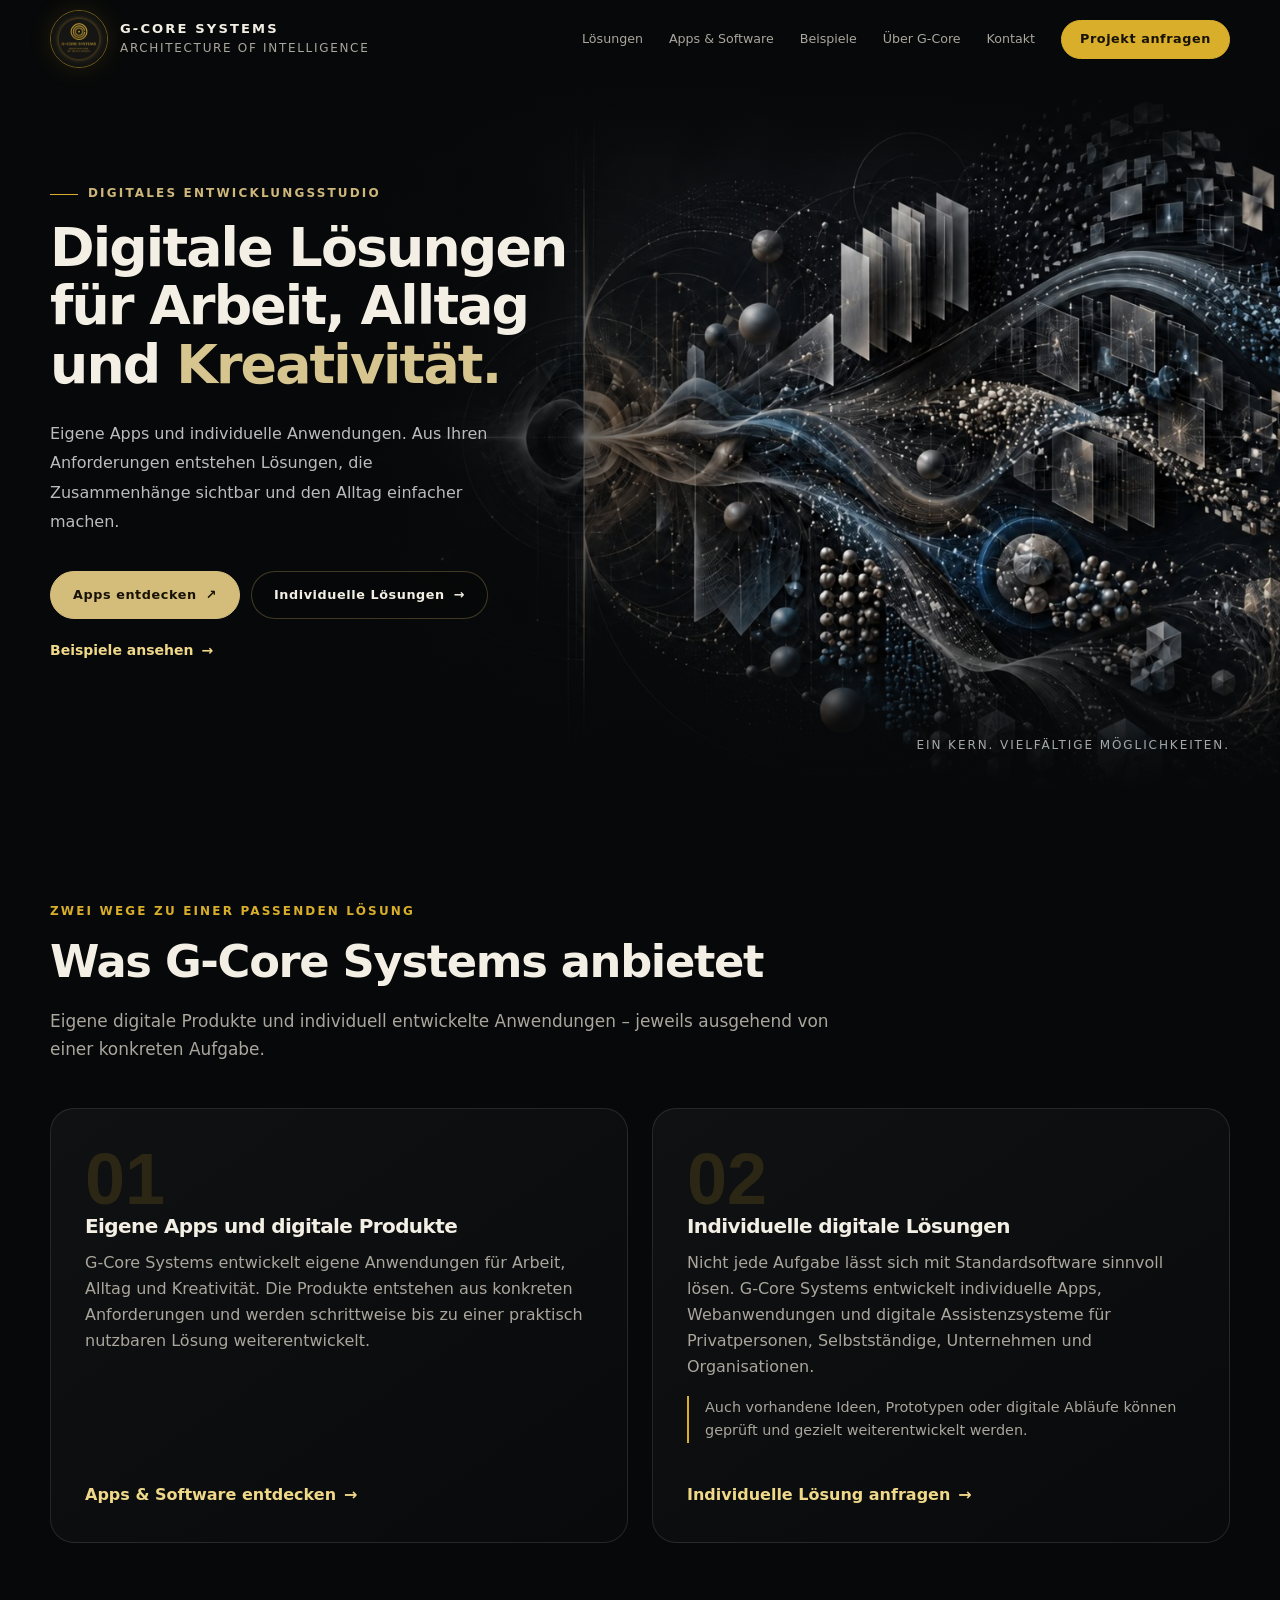
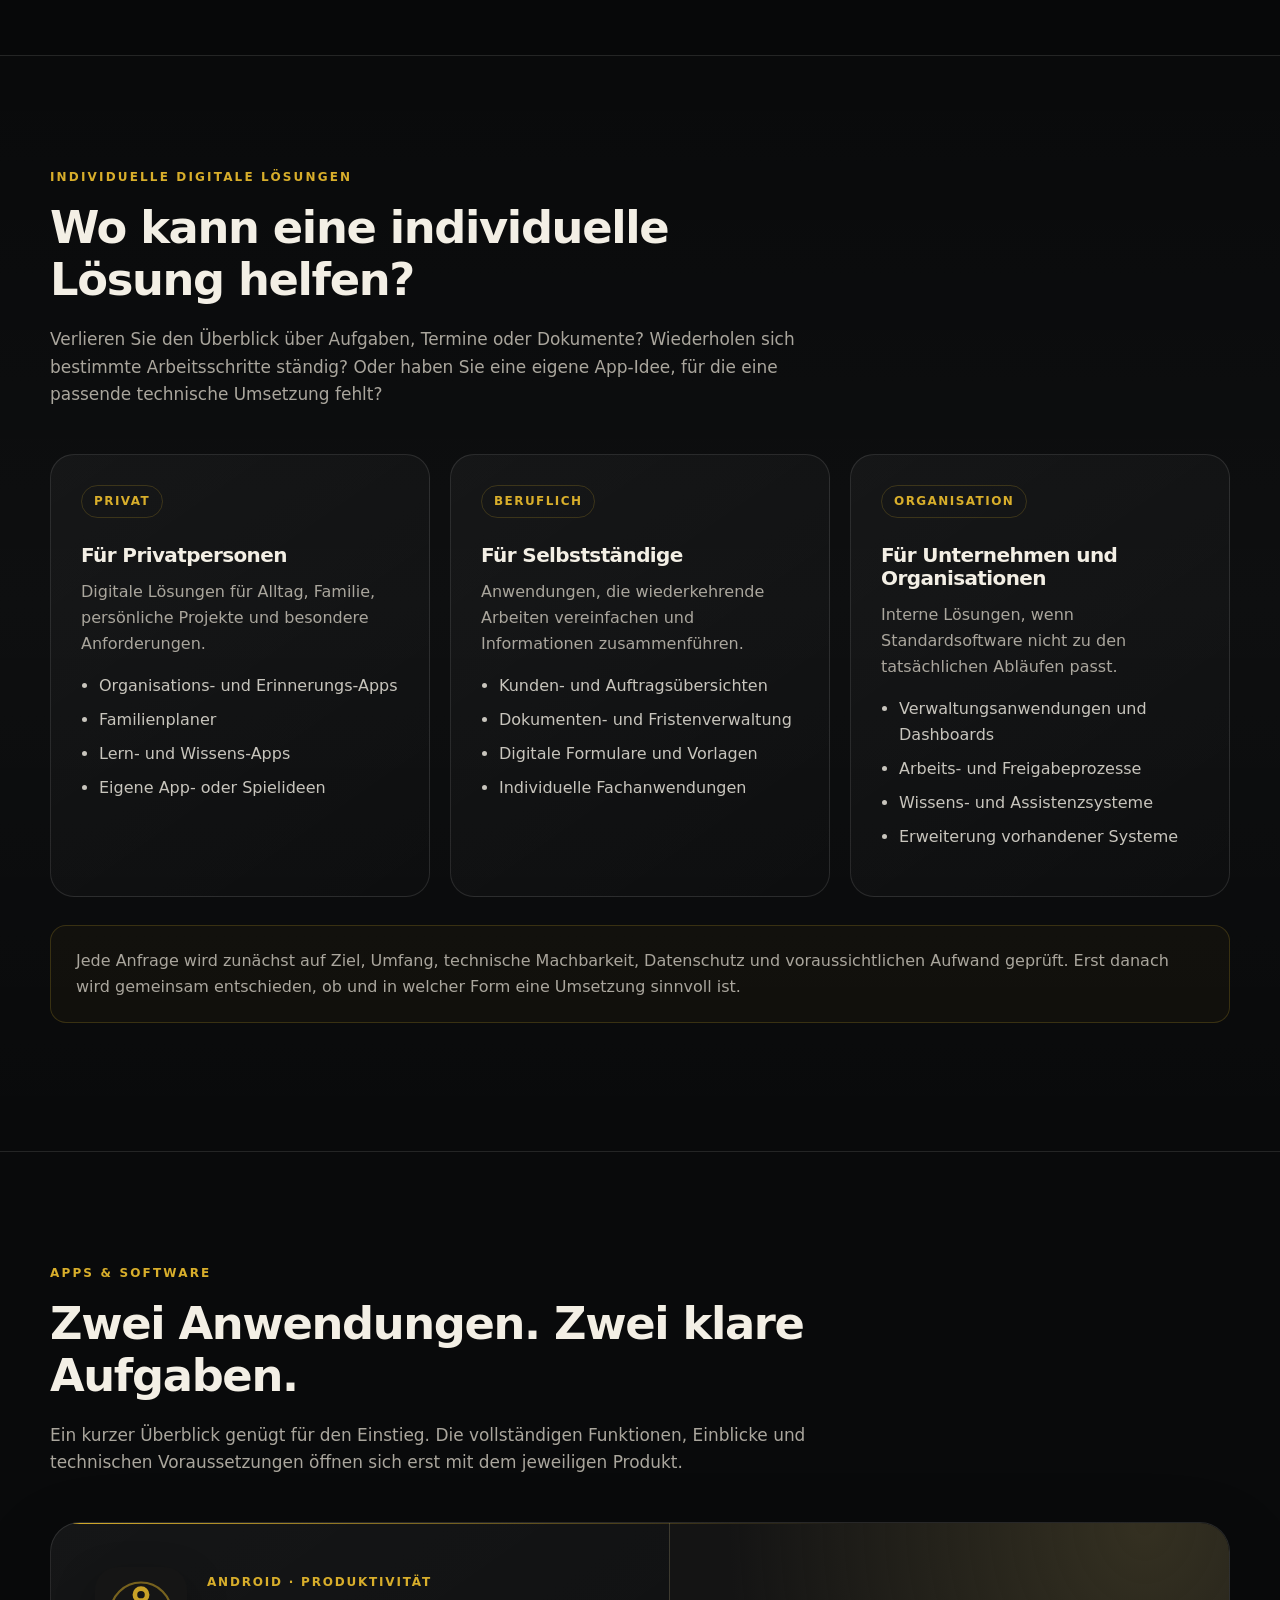
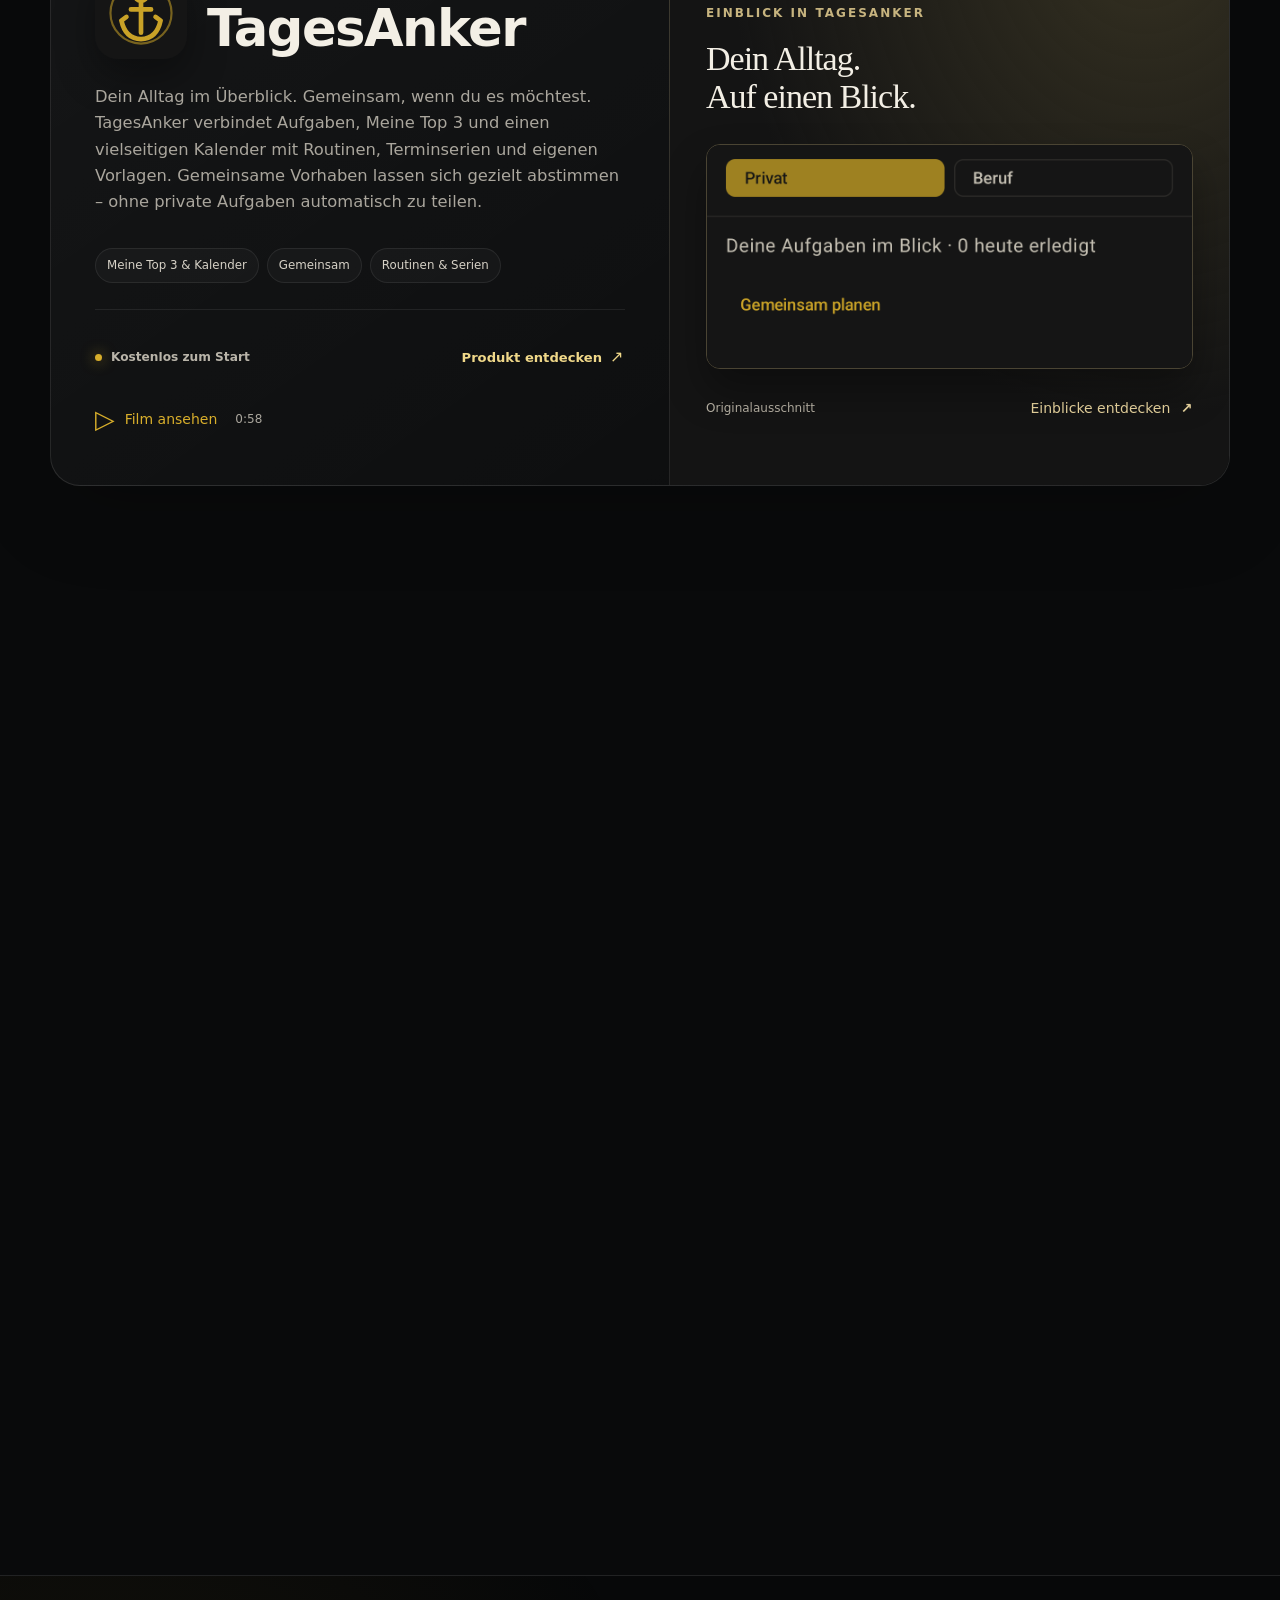
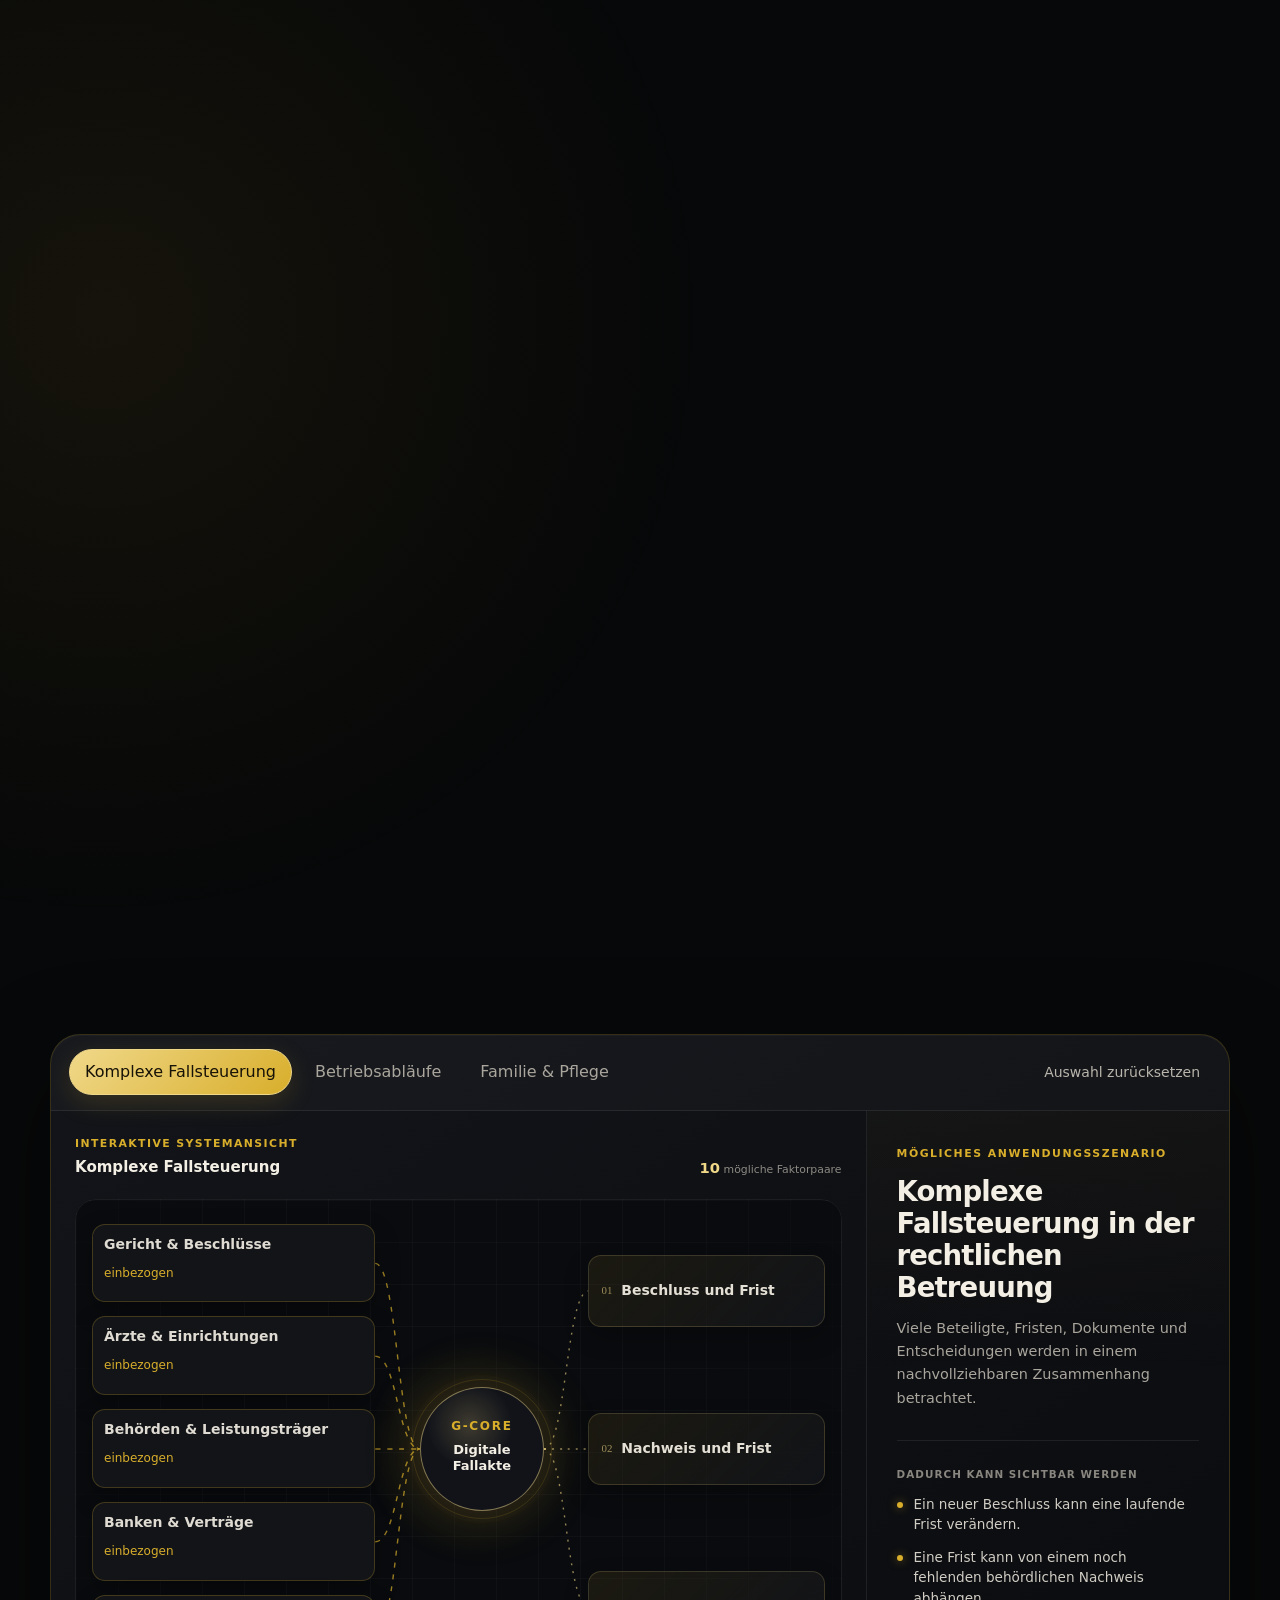
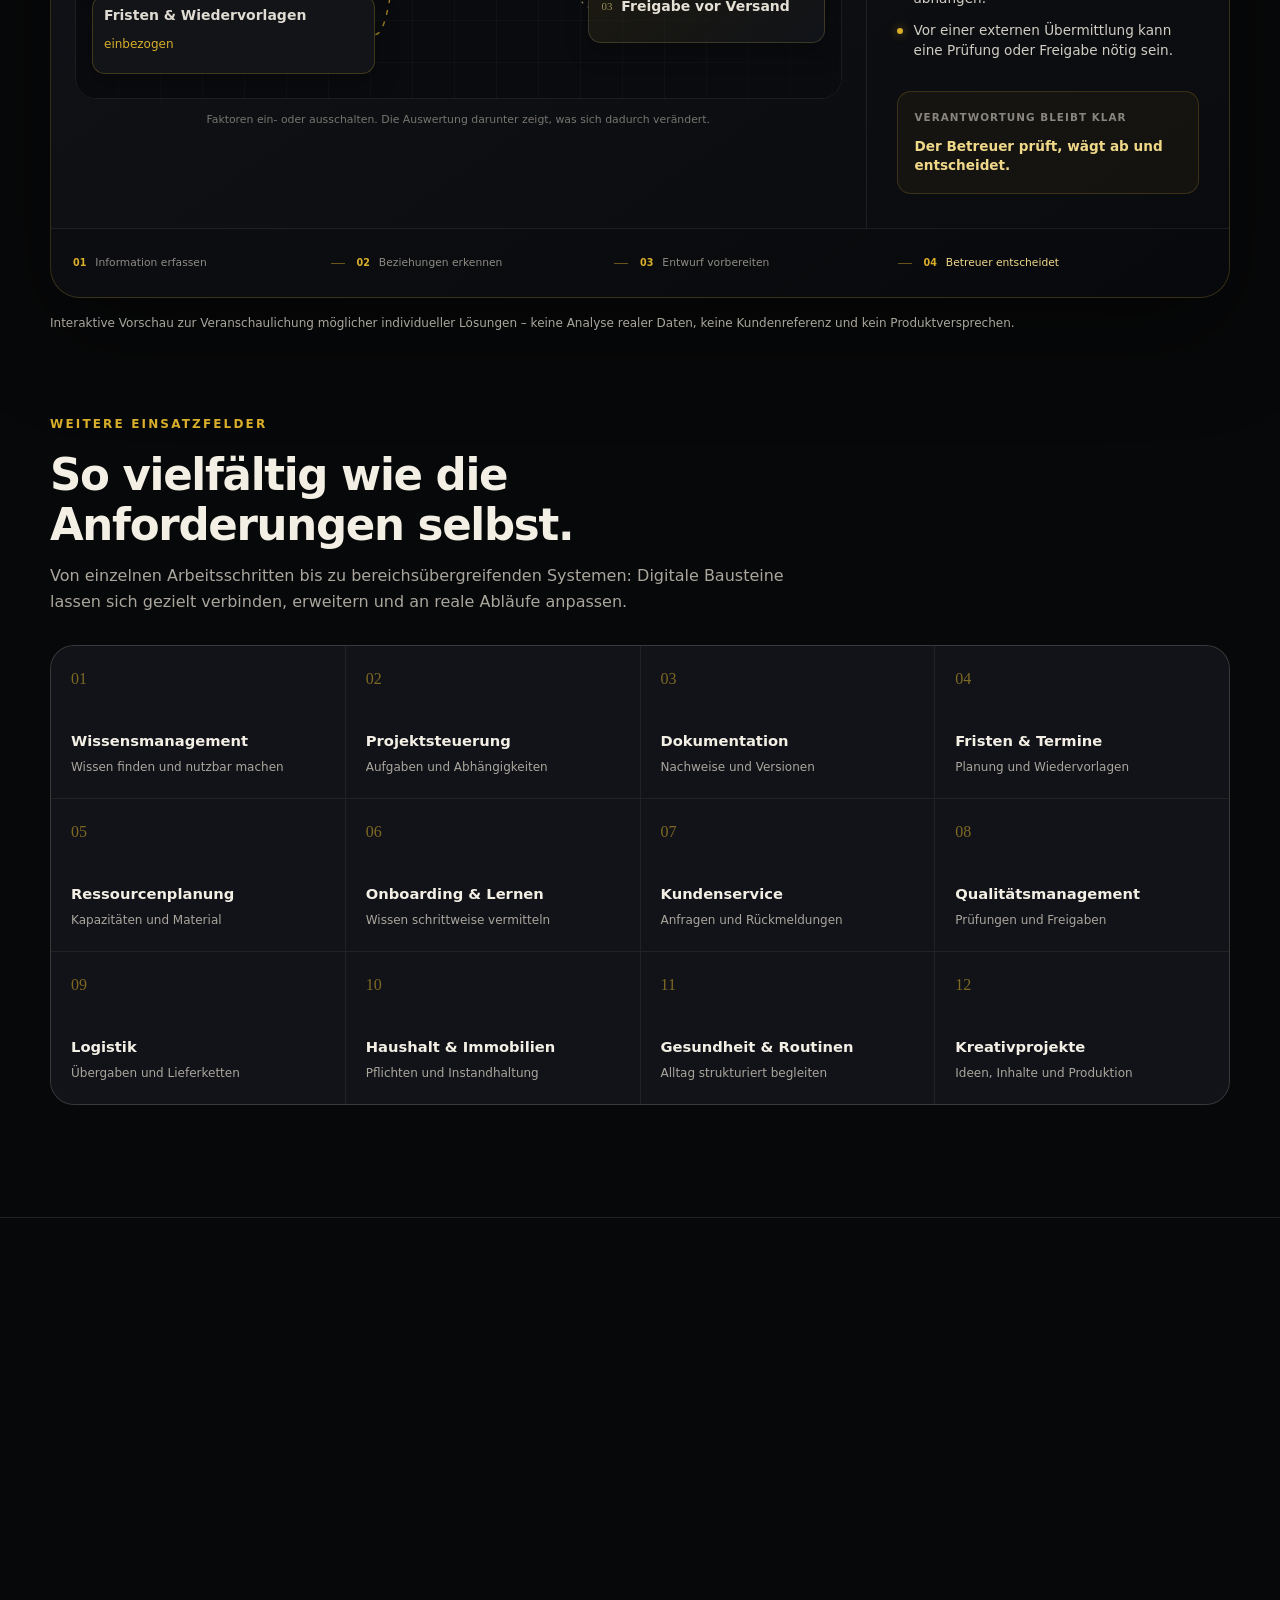
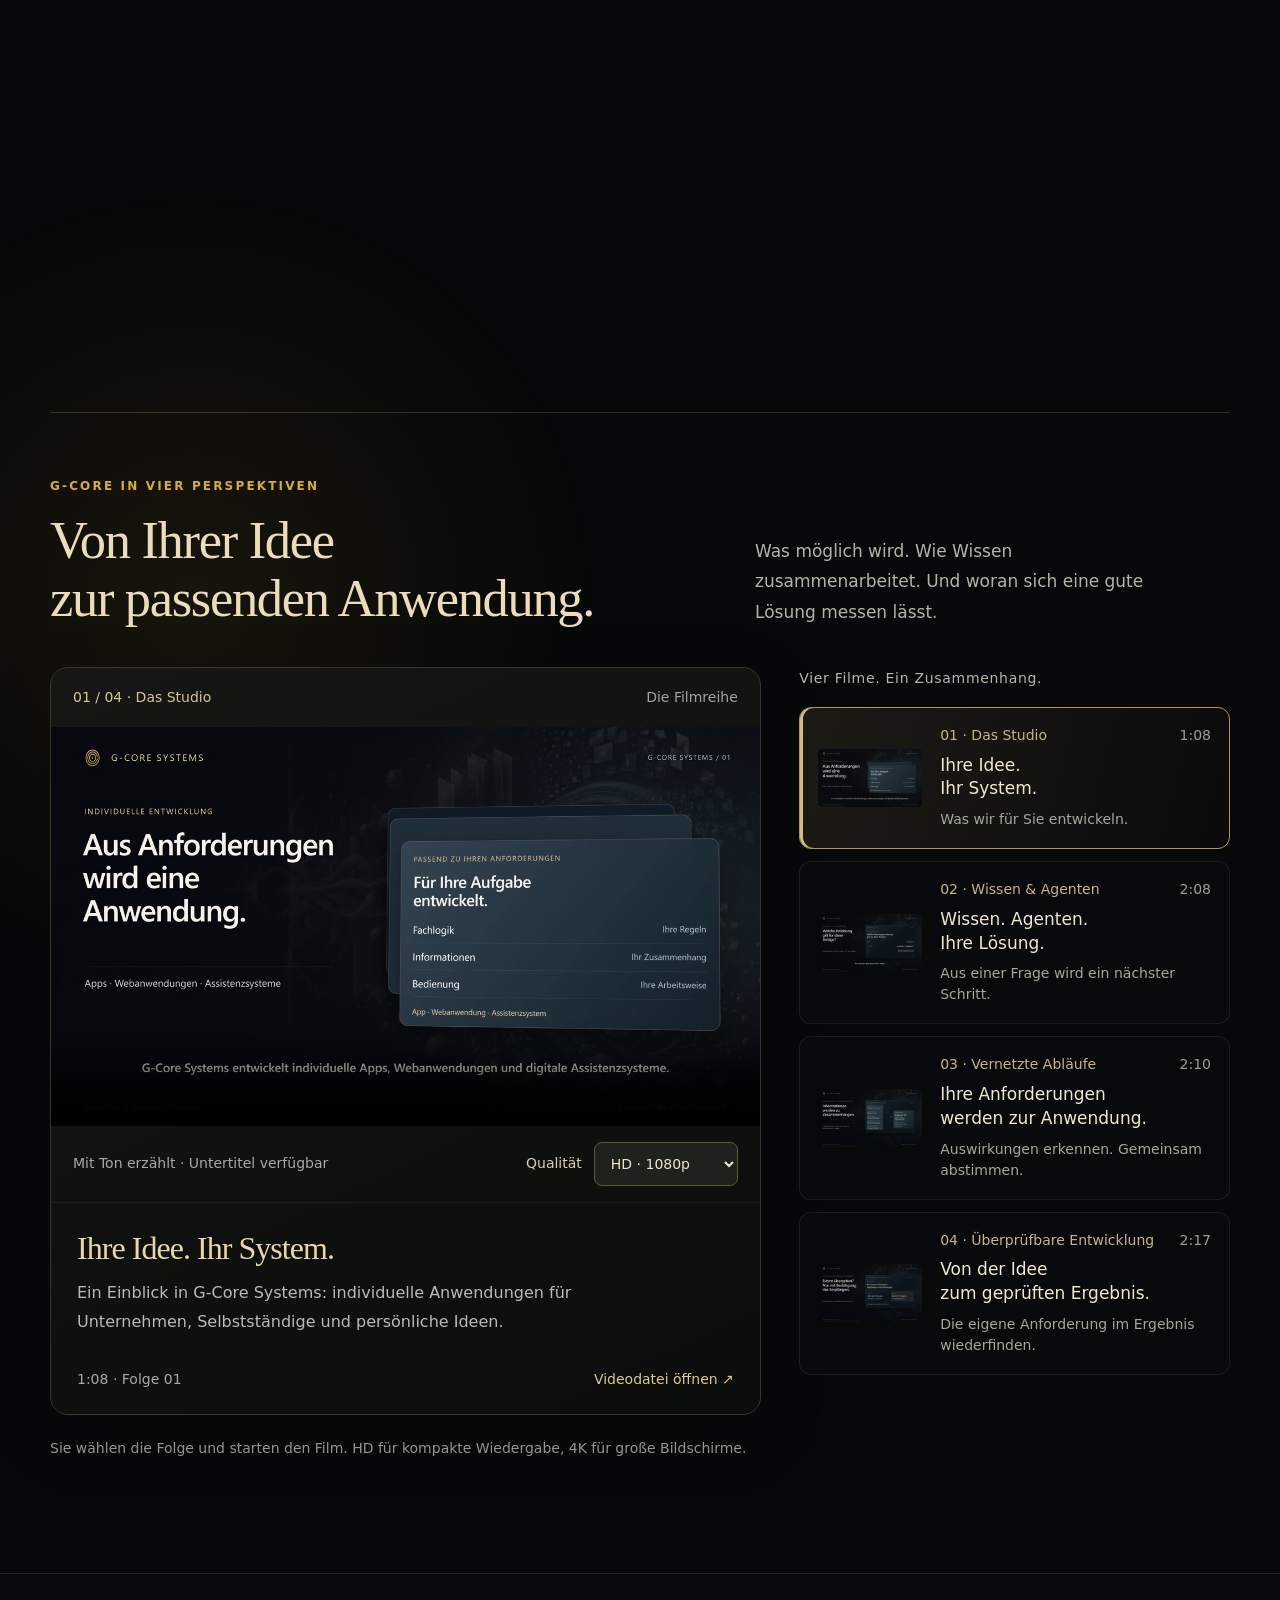
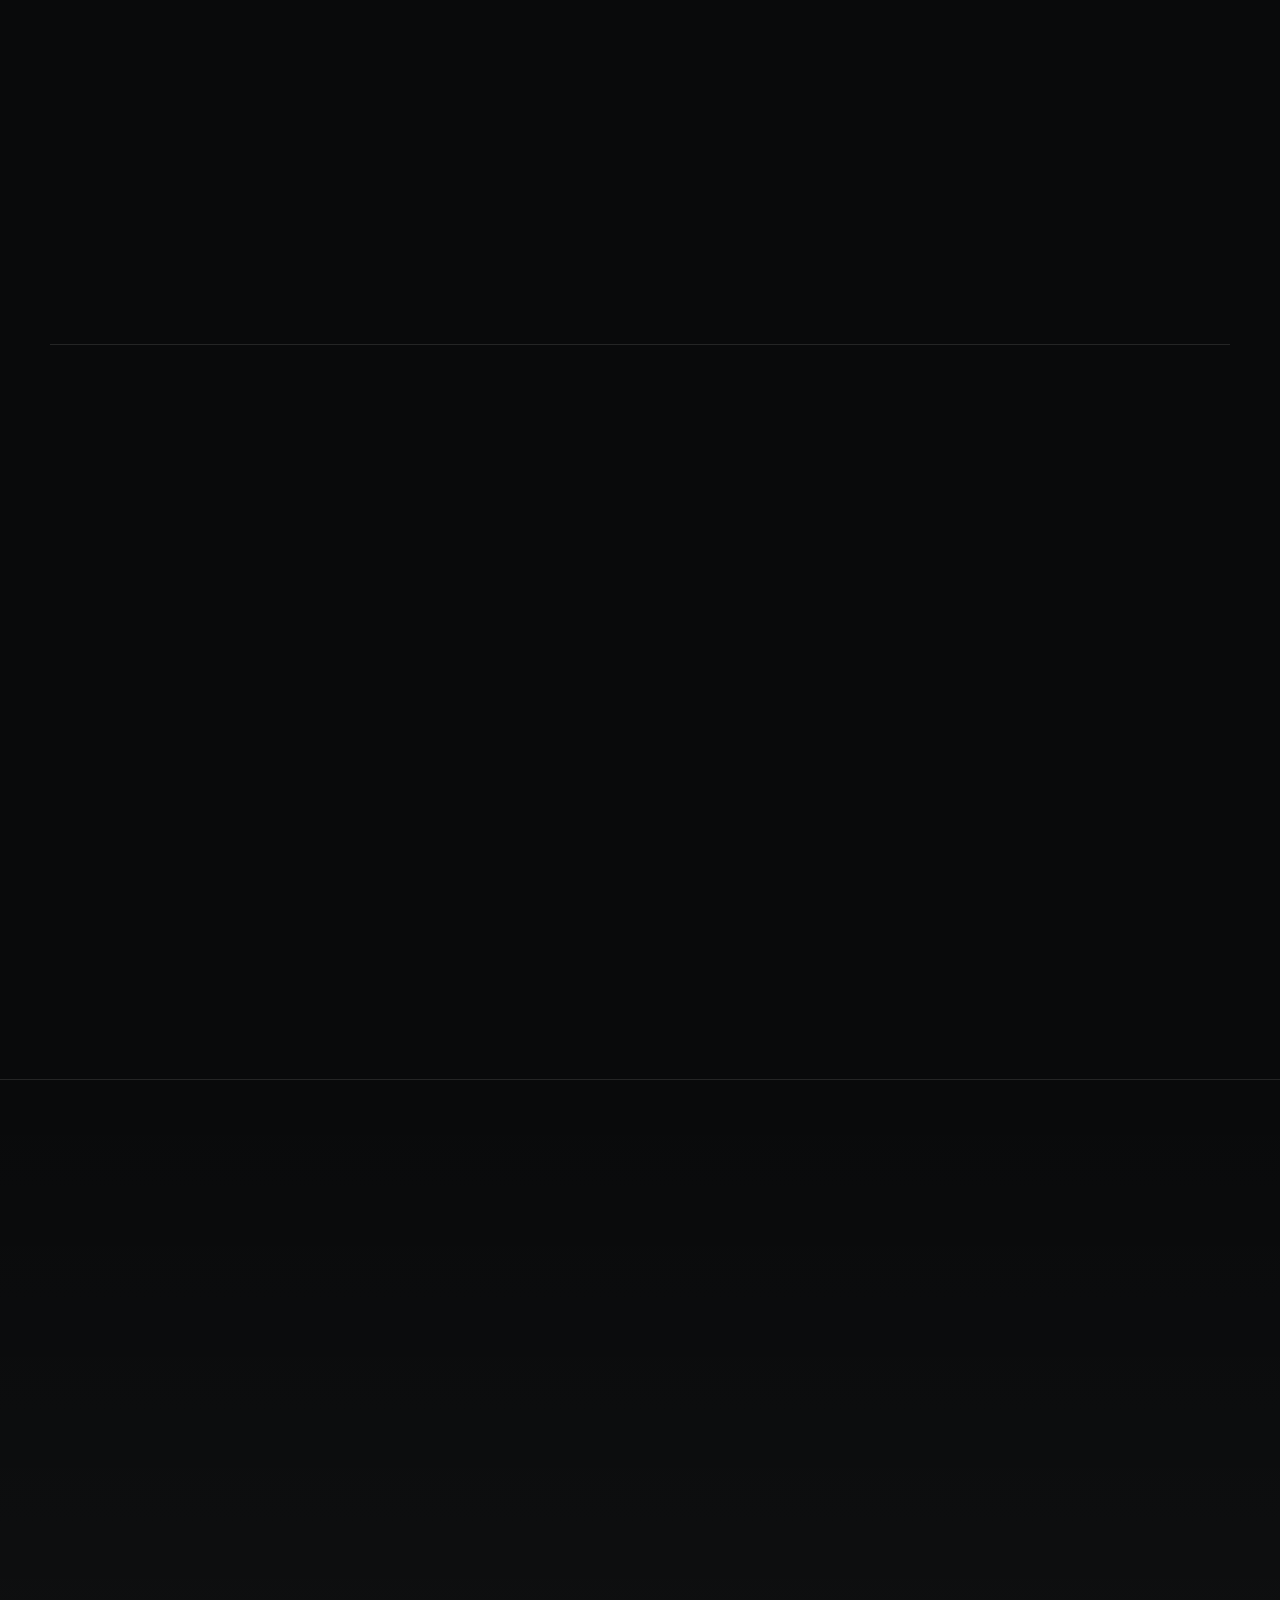
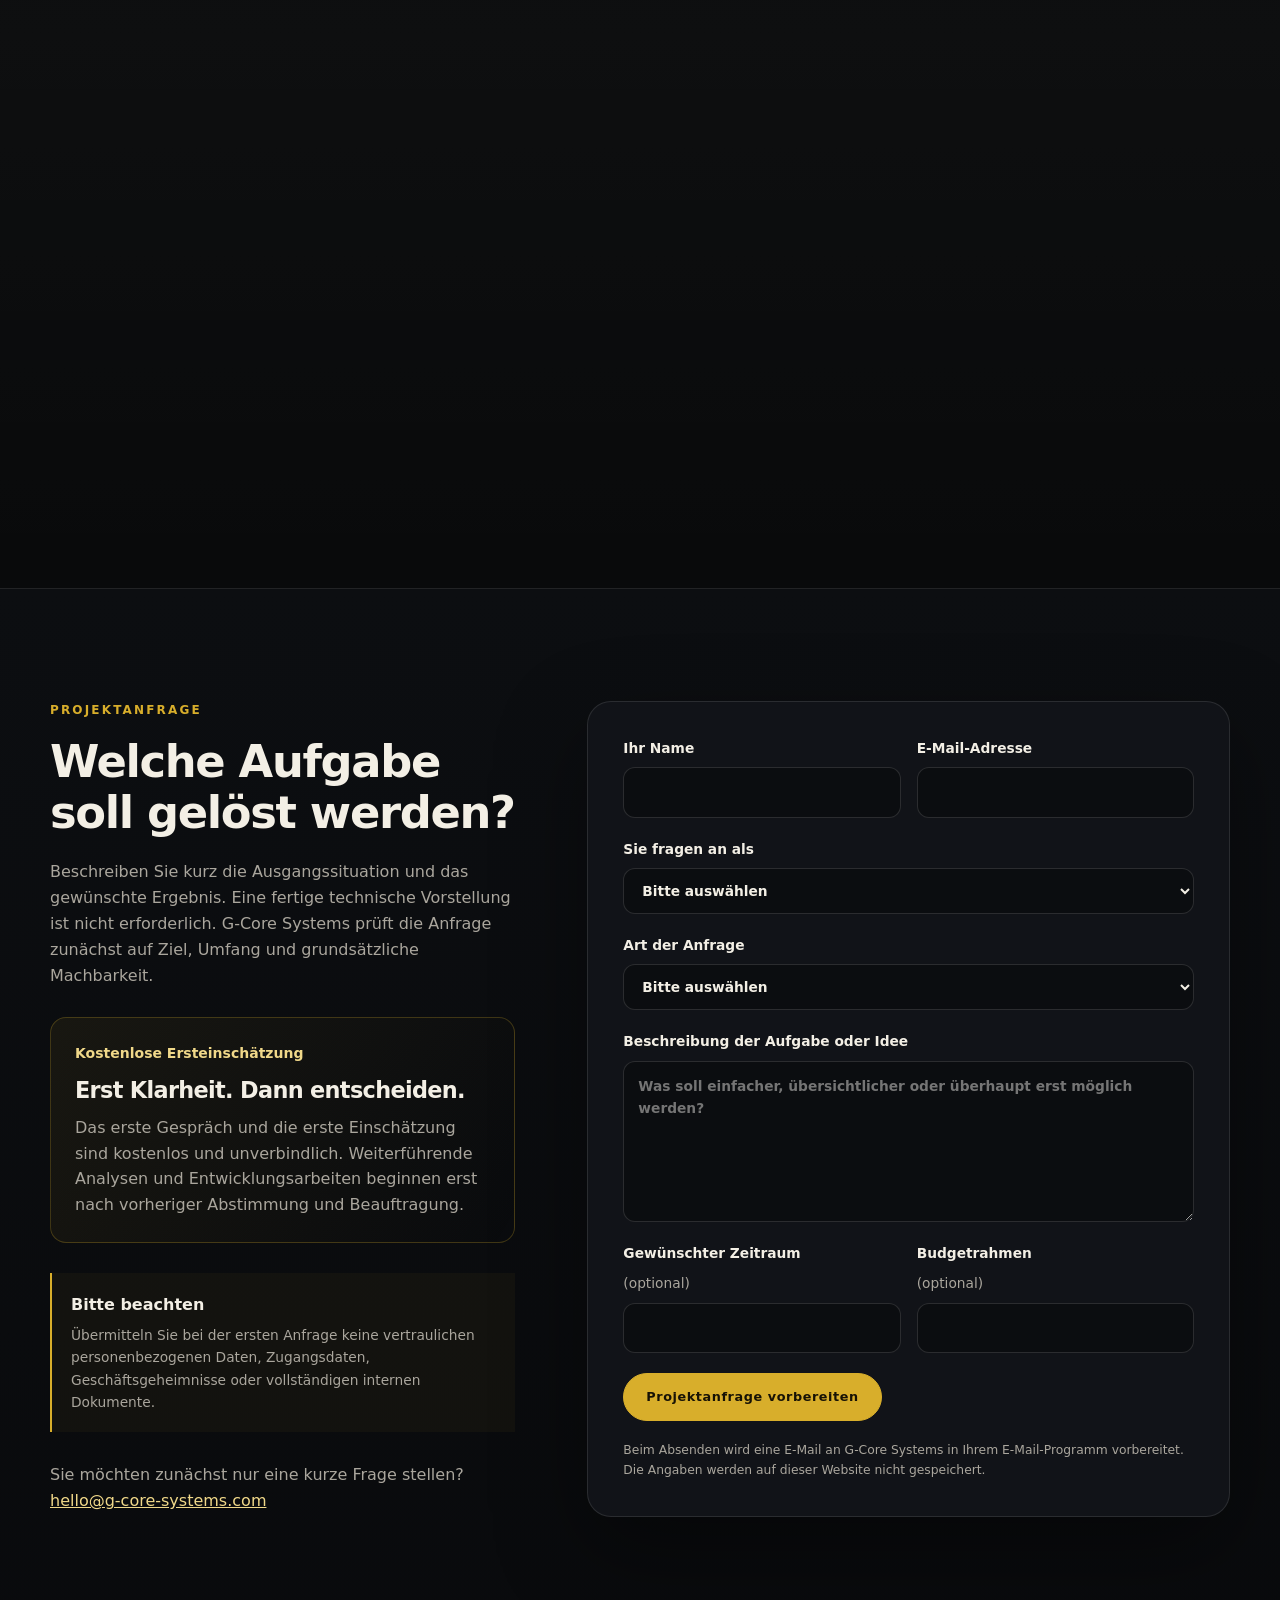
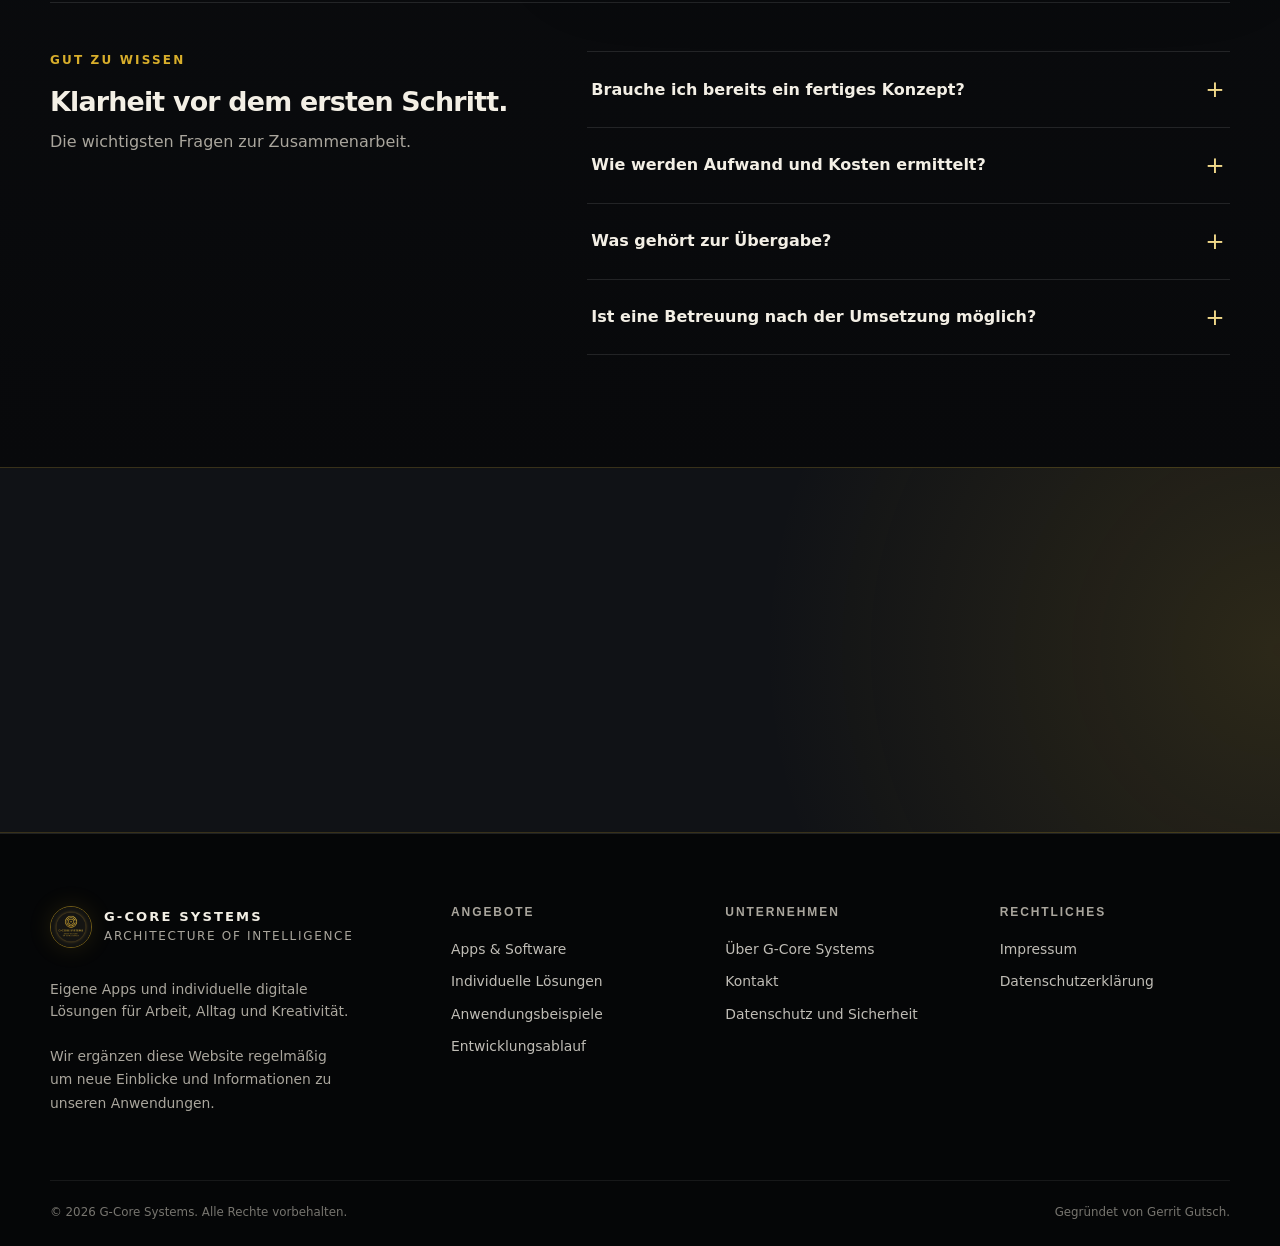
<file: index.html>
<!doctype html>
<html lang="de">
<head>
  <meta charset="utf-8">
  <meta name="viewport" content="width=device-width, initial-scale=1">
  <meta name="description" content="G-Core Systems entwickelt eigene Apps und individuelle digitale Lösungen für Arbeit, Alltag und Kreativität.">
  <meta name="theme-color" content="#070809">
  <title>G-Core Systems – Digitale Lösungen für Arbeit, Alltag und Kreativität</title>
  <link rel="icon" type="image/png" sizes="32x32" href="assets_icons/gcore_icon_32x32.png">
  <link rel="icon" type="image/png" sizes="64x64" href="assets_icons/gcore_icon_64x64.png">
  <link rel="stylesheet" href="site.css?v=20260914-23">
  <script src="site.js?v=20260913-16" defer></script>
  <script defer src="site-counter.js?v=20260913-17"></script>
<link rel="stylesheet" href="previews/filmreihe/player.css?v=20a">
<script defer src="previews/filmreihe/player.js?v=20"></script>
</head>
<body>
  <a class="skip-link" href="#main-content">Zum Inhalt springen</a>

  <header class="site-header" data-header>
    <div class="container nav-wrap">
      <a class="brand" href="#start" aria-label="G-Core Systems – Startseite">
        <span class="brand-mark"><img src="logo-g-core.png" alt=""></span>
        <span class="brand-copy"><strong>G-Core Systems</strong><small>Architecture of Intelligence</small></span>
      </a>
      <button class="menu-toggle" type="button" aria-expanded="false" aria-controls="main-nav" data-menu-toggle>
        <span class="sr-only">Menü öffnen</span><span></span><span></span><span></span>
      </button>
      <nav id="main-nav" class="main-nav" aria-label="Hauptnavigation" data-nav>
        <a href="#loesungen">Lösungen</a><a href="#apps">Apps &amp; Software</a><a href="#beispiele">Beispiele</a><a href="#unternehmen">Über G-Core</a><a href="#projektanfrage">Kontakt</a><a class="button button-small" href="#projektanfrage">Projekt anfragen</a>
      </nav>
    </div>
  </header>

  <main id="main-content">
    <section id="start" class="hero section-dark hero-brand-art">
      <img class="hero-brand-image" src="assets_products/gcore-system-artwork-v2.jpg" alt="" width="1536" height="1024" fetchpriority="high" decoding="async">
      <div class="container hero-grid">
        <div class="hero-copy">
          <p class="eyebrow"><span></span> Digitales Entwicklungsstudio</p>
          <h1>Digitale Lösungen<br>für Arbeit, Alltag<br>und <em>Kreativität.</em></h1>
          <p class="hero-lead">Eigene Apps und individuelle Anwendungen. Aus Ihren Anforderungen entstehen Lösungen, die Zusammenhänge sichtbar und den Alltag einfacher machen.</p>
          <div class="button-row"><a class="button" href="#apps">Apps entdecken <span aria-hidden="true">↗</span></a><a class="button button-outline" href="#loesungen">Individuelle Lösungen <span aria-hidden="true">→</span></a><a class="text-link" href="#beispiele">Beispiele ansehen <span aria-hidden="true">→</span></a></div>
        </div>
      </div>
      <p class="hero-brand-caption">Ein Kern. Vielfältige Möglichkeiten.</p>
    </section>

    <section id="loesungen" class="section offer-section">
      <div class="container">
        <div class="section-heading reveal"><p class="eyebrow">Zwei Wege zu einer passenden Lösung</p><h2>Was G-Core Systems anbietet</h2><p>Eigene digitale Produkte und individuell entwickelte Anwendungen – jeweils ausgehend von einer konkreten Aufgabe.</p></div>
        <div class="offer-grid">
          <article class="feature-card reveal"><span class="card-number">01</span><h3>Eigene Apps und digitale Produkte</h3><p>G-Core Systems entwickelt eigene Anwendungen für Arbeit, Alltag und Kreativität. Die Produkte entstehen aus konkreten Anforderungen und werden schrittweise bis zu einer praktisch nutzbaren Lösung weiterentwickelt.</p><a class="text-link" href="#apps">Apps &amp; Software entdecken <span aria-hidden="true">→</span></a></article>
          <article class="feature-card reveal"><span class="card-number">02</span><h3>Individuelle digitale Lösungen</h3><p>Nicht jede Aufgabe lässt sich mit Standardsoftware sinnvoll lösen. G-Core Systems entwickelt individuelle Apps, Webanwendungen und digitale Assistenzsysteme für Privatpersonen, Selbstständige, Unternehmen und Organisationen.</p><p class="card-note">Auch vorhandene Ideen, Prototypen oder digitale Abläufe können geprüft und gezielt weiterentwickelt werden.</p><a class="text-link" href="#projektanfrage">Individuelle Lösung anfragen <span aria-hidden="true">→</span></a></article>
        </div>
      </div>
    </section>

    <section id="zielgruppen" class="section audience-section">
      <div class="container">
        <div class="section-heading reveal"><p class="eyebrow">Individuelle digitale Lösungen</p><h2>Wo kann eine individuelle Lösung helfen?</h2><p>Verlieren Sie den Überblick über Aufgaben, Termine oder Dokumente? Wiederholen sich bestimmte Arbeitsschritte ständig? Oder haben Sie eine eigene App-Idee, für die eine passende technische Umsetzung fehlt?</p></div>
        <div class="audience-grid">
          <article class="audience-card reveal"><span class="audience-label">Privat</span><h3>Für Privatpersonen</h3><p>Digitale Lösungen für Alltag, Familie, persönliche Projekte und besondere Anforderungen.</p><ul><li>Organisations- und Erinnerungs-Apps</li><li>Familienplaner</li><li>Lern- und Wissens-Apps</li><li>Eigene App- oder Spielideen</li></ul></article>
          <article class="audience-card reveal"><span class="audience-label">Beruflich</span><h3>Für Selbstständige</h3><p>Anwendungen, die wiederkehrende Arbeiten vereinfachen und Informationen zusammenführen.</p><ul><li>Kunden- und Auftragsübersichten</li><li>Dokumenten- und Fristenverwaltung</li><li>Digitale Formulare und Vorlagen</li><li>Individuelle Fachanwendungen</li></ul></article>
          <article class="audience-card reveal"><span class="audience-label">Organisation</span><h3>Für Unternehmen und Organisationen</h3><p>Interne Lösungen, wenn Standardsoftware nicht zu den tatsächlichen Abläufen passt.</p><ul><li>Verwaltungsanwendungen und Dashboards</li><li>Arbeits- und Freigabeprozesse</li><li>Wissens- und Assistenzsysteme</li><li>Erweiterung vorhandener Systeme</li></ul></article>
        </div>
        <p class="scope-note reveal">Jede Anfrage wird zunächst auf Ziel, Umfang, technische Machbarkeit, Datenschutz und voraussichtlichen Aufwand geprüft. Erst danach wird gemeinsam entschieden, ob und in welcher Form eine Umsetzung sinnvoll ist.</p>
      </div>
    </section>

    <section id="apps" class="section product-section">
      <div class="container">
        <div class="section-heading section-heading-wide reveal"><p class="eyebrow">Apps &amp; Software</p><h2>Zwei Anwendungen. Zwei klare Aufgaben.</h2><p>Ein kurzer Überblick genügt für den Einstieg. Die vollständigen Funktionen, Einblicke und technischen Voraussetzungen öffnen sich erst mit dem jeweiligen Produkt.</p></div>
        <div class="product-showcase" aria-label="Aktuelle Anwendungen">
          <article id="tagesanker" class="product-card product-card-calm reveal">
            <div class="product-card-copy">
              <div class="product-heading-row"><img class="product-logo" src="assets_products/tagesanker-app-icon.svg" alt="TagesAnker App-Logo"><div><span class="product-type">Android · Produktivität</span><h3>TagesAnker</h3></div></div>
              <p>Dein Alltag im Überblick. Gemeinsam, wenn du es möchtest. TagesAnker verbindet Aufgaben, Meine Top 3 und einen vielseitigen Kalender mit Routinen, Terminserien und eigenen Vorlagen. Gemeinsame Vorhaben lassen sich gezielt abstimmen – ohne private Aufgaben automatisch zu teilen.</p>
              <div class="product-card-tags" aria-label="TagesAnker Schwerpunkte"><span>Meine Top 3 &amp; Kalender</span><span>Gemeinsam</span><span>Routinen &amp; Serien</span></div>
              <div class="product-card-footer"><span><i aria-hidden="true"></i>Kostenlos zum Start</span><a class="text-link product-open-link" href="#tagesanker" data-product-open="tagesanker">Produkt entdecken <b aria-hidden="true">↗</b></a></div>
              <button class="ta-film-link" type="button" data-ta-film-jump aria-controls="tagesanker-film"><span aria-hidden="true">▷</span> Film ansehen <small>0:58</small></button>
            </div>
            <a class="product-card-visual ta-editorial-card" href="#tagesanker" data-product-open="tagesanker" aria-label="TagesAnker entdecken: interaktive Originaleinblicke">
              <div class="ta-editorial-intro"><span class="ta-overline">Einblick in TagesAnker</span><strong>Dein Alltag.<br>Auf einen Blick.</strong></div>
              <div class="ta-card-crop"><img src="assets_products/tagesanker-heute-20260912.png" alt="Ausschnitt der Originalansicht Heute mit Privat, Beruf und dem Einstieg Gemeinsam planen" width="1080" height="1920" loading="lazy" decoding="async"></div>
              <span class="ta-editorial-footer"><span>Originalausschnitt</span><span class="ta-editorial-cta">Einblicke entdecken <b aria-hidden="true">↗</b></span></span>
            </a>
          </article>

          <article id="story-forge" class="product-card product-card-story reveal">
            <div class="product-card-copy">
              <div class="product-heading-row"><img class="product-logo" src="assets_products/story-forge-app-icon.png" alt="STORY-FORGE Logo"><div><span class="product-type">Android · Interaktives Rollenspiel</span><h3>STORY-FORGE</h3></div></div>
              <p>Gestalte deine Welt. Spiele deine Geschichte. STORY-FORGE verbindet KI-gestützte Erzählung mit Rollenspielregeln, eigenen Figuren und einem gespeicherten Weltzustand.</p>
              <div class="product-card-tags" aria-label="STORY-FORGE Schwerpunkte"><span>Welten gestalten</span><span>Entscheidungen mit Folgen</span><span>Chronik</span></div>
              <div class="product-card-footer"><span><i aria-hidden="true"></i>In Entwicklung</span><a class="text-link product-open-link" href="#story-forge" data-product-open="story-forge">Produkt entdecken <b aria-hidden="true">↗</b></a></div>
            </div>
            <div class="product-card-visual product-concept-visual product-concept-visual-story" aria-hidden="true"><img src="assets_products/story-forge-world-visual-v2.webp" alt="" loading="lazy"></div>
          </article>
        </div>

        <div class="upcoming-heading reveal"><p class="eyebrow">Weitere Anwendungen</p><h3>Eigenständige Produkte in Vorbereitung.</h3></div>
        <div class="upcoming-grid">
          <article class="upcoming-product reveal"><span class="upcoming-index">01</span><span class="product-type">Eigenständige Anwendung</span><h3>Home Masterplan</h3><p class="more-note">Weitere Informationen folgen.</p></article>
          <article class="upcoming-product reveal"><span class="upcoming-index">02</span><span class="product-type">Eigenständige Anwendung</span><h3>Kopfsafari</h3><p class="more-note">Weitere Informationen folgen.</p></article>
        </div>
      </div>
    </section>

    <section id="beispiele" class="section solutions-section">
      <div class="container">
        <div class="section-heading section-heading-wide reveal"><p class="eyebrow">Mögliche Einsatzbereiche</p><h2>Aus Anforderungen werden Anwendungen</h2><p>Die Beispiele zeigen, wie individuelle Systeme komplexe Informationen, Zuständigkeiten und Abläufe verbinden können. So entstehen weniger Suchwege, bessere Orientierung und nachvollziehbar vorbereitete Entscheidungen.</p></div>
        <div class="efficiency reveal">
          <div class="efficiency-copy"><p class="eyebrow">Effizienz ohne Kontrollverlust</p><h3>Weniger Routine. Mehr Zeit für Entscheidungen.</h3><p>Das System übernimmt keine Verantwortung – es verkürzt Suchwege, vermeidet Mehrfacharbeit und bereitet notwendige Abstimmungen gezielt vor.</p></div>
          <div class="efficiency-grid"><article><span>01</span><strong>Einmal erfassen</strong><p>Informationen stehen dort bereit, wo sie gebraucht werden.</p></article><article><span>02</span><strong>Zusammenhänge erkennen</strong><p>Abhängigkeiten müssen nicht jedes Mal neu zusammengesucht werden.</p></article><article><span>03</span><strong>Routine vorbereiten</strong><p>Menschen konzentrieren sich auf Prüfung, Kommunikation und Entscheidung.</p></article></div>
        </div>

        <div class="navigator-intro reveal">
          <div><p class="eyebrow">G-Core System Navigator</p><h3>Erleben, wie aus einzelnen Informationen ein klarer Handlungsraum entsteht.</h3><p>Wählen Sie einen Bereich und verändern Sie die beteiligten Faktoren. Die Vorschau zeigt unmittelbar, welche Zusammenhänge dadurch sichtbar werden können.</p></div>
          <span class="navigator-privacy"><i aria-hidden="true"></i>Lokal im Browser · keine Eingaben</span>
        </div>

        <div class="system-navigator reveal" data-system-navigator>
          <div class="navigator-toolbar">
            <div class="scenario-tabs" role="tablist" aria-label="Beispielbereiche">
              <button id="tab-case" type="button" role="tab" aria-selected="true" aria-controls="navigator-workspace" data-scenario-tab="case">Komplexe Fallsteuerung</button>
              <button id="tab-operations" type="button" role="tab" aria-selected="false" aria-controls="navigator-workspace" data-scenario-tab="operations">Betriebsabläufe</button>
              <button id="tab-family" type="button" role="tab" aria-selected="false" aria-controls="navigator-workspace" data-scenario-tab="family">Familie &amp; Pflege</button>
            </div>
            <button class="navigator-reset" type="button" data-navigator-reset>Auswahl zurücksetzen</button>
          </div>

          <div id="navigator-workspace" class="navigator-workspace" role="tabpanel" aria-labelledby="tab-case" tabindex="0">
            <div class="navigator-map" aria-labelledby="navigator-map-title">
              <div class="navigator-map-head">
                <div><span>Interaktive Systemansicht</span><strong id="navigator-map-title" data-navigator-map-title>Komplexe Fallsteuerung</strong></div>
                <small><b data-navigator-count>10</b> mögliche Faktorpaare</small>
              </div>

              <p class="navigator-scroll-hint" data-navigator-scroll-hint hidden>Die Systemkarte lässt sich seitlich verschieben: Faktoren links, Ergebnisse rechts.</p>
              <div class="navigator-viewport" tabindex="0" role="region" aria-label="Systemkarte: Faktoren, Systemkern und Ergebnisse">
              <div class="navigator-canvas">
                <svg class="navigator-lines" viewBox="0 0 760 500" preserveAspectRatio="none" aria-hidden="true">
                  <path d="M 170 54 C 275 54, 260 220, 368 250" data-navigator-line="0" />
                  <path d="M 170 145 C 275 145, 280 225, 368 250" data-navigator-line="1" />
                  <path d="M 170 238 C 270 238, 290 245, 368 250" data-navigator-line="2" />
                  <path d="M 170 331 C 275 331, 280 270, 368 250" data-navigator-line="3" />
                  <path d="M 170 424 C 275 424, 260 280, 368 250" data-navigator-line="4" />
                  <path class="result-line" d="M 450 250 C 535 240, 545 105, 595 105" />
                  <path class="result-line" d="M 450 250 C 530 250, 540 250, 595 250" />
                  <path class="result-line" d="M 450 250 C 535 260, 545 395, 595 395" />
                </svg>

                <div class="navigator-factors" role="group" aria-label="Beteiligte Faktoren">
                  <button type="button" class="navigator-node factor-one" aria-pressed="true" data-navigator-factor="0"><span>Gericht &amp; Beschlüsse</span><small>einbezogen</small></button>
                  <button type="button" class="navigator-node factor-two" aria-pressed="true" data-navigator-factor="1"><span>Ärzte &amp; Einrichtungen</span><small>einbezogen</small></button>
                  <button type="button" class="navigator-node factor-three" aria-pressed="true" data-navigator-factor="2"><span>Behörden &amp; Leistungsträger</span><small>einbezogen</small></button>
                  <button type="button" class="navigator-node factor-four" aria-pressed="true" data-navigator-factor="3"><span>Banken &amp; Verträge</span><small>einbezogen</small></button>
                  <button type="button" class="navigator-node factor-five" aria-pressed="true" data-navigator-factor="4"><span>Fristen &amp; Wiedervorlagen</span><small>einbezogen</small></button>
                </div>

                <div class="navigator-core" aria-hidden="true"><span>G-Core</span><strong data-navigator-core>Digitale Fallakte</strong><small>ordnet · verbindet · erklärt</small></div>

                <div class="navigator-results" aria-hidden="true">
                  <div class="navigator-result result-one"><small>01</small><span data-navigator-result-node="0">Frist und Nachweis</span></div>
                  <div class="navigator-result result-two"><small>02</small><span data-navigator-result-node="1">Beschluss und Antrag</span></div>
                  <div class="navigator-result result-three"><small>03</small><span data-navigator-result-node="2">Freigabe vor Versand</span></div>
                </div>
              </div>
              </div>
              <p class="navigator-hint">Faktoren ein- oder ausschalten. Die Auswertung darunter zeigt, was sich dadurch verändert.</p>
            </div>

            <aside class="navigator-reading" aria-live="polite" aria-atomic="true">
              <span class="scenario-label" data-navigator-kicker>Mögliches Anwendungsszenario</span>
              <h3 data-navigator-title>Komplexe Fallsteuerung in der rechtlichen Betreuung</h3>
              <p data-navigator-summary>Viele Beteiligte, Fristen, Dokumente und Entscheidungen werden in einem nachvollziehbaren Zusammenhang betrachtet.</p>
              <div class="navigator-findings">
                <small>Dadurch kann sichtbar werden</small>
                <ul data-navigator-findings>
                  <li>Eine Frist hängt von einem noch fehlenden Nachweis ab.</li>
                  <li>Ein neuer Beschluss verändert einen laufenden Antrag.</li>
                  <li>Vor einer externen Übermittlung ist eine Freigabe nötig.</li>
                </ul>
              </div>
              <div class="navigator-decision"><small>Verantwortung bleibt klar</small><strong data-navigator-decision>Der Betreuer prüft, wägt ab und entscheidet.</strong></div>
            </aside>
          </div>

          <div class="navigator-path" aria-label="Beispielhafter Systemweg">
            <span><b>01</b><em data-navigator-path="0">Information erfassen</em></span>
            <span><b>02</b><em data-navigator-path="1">Beziehungen erkennen</em></span>
            <span><b>03</b><em data-navigator-path="2">Optionen vorbereiten</em></span>
            <strong><b>04</b><em data-navigator-path="3">Mensch entscheidet</em></strong>
          </div>
        </div>
        <p class="example-disclaimer reveal">Interaktive Vorschau zur Veranschaulichung möglicher individueller Lösungen – keine Analyse realer Daten, keine Kundenreferenz und kein Produktversprechen.</p>

        <div class="breadth reveal">
          <div class="breadth-heading"><p class="eyebrow">Weitere Einsatzfelder</p><h3>So vielfältig wie die Anforderungen selbst.</h3><p>Von einzelnen Arbeitsschritten bis zu bereichsübergreifenden Systemen: Digitale Bausteine lassen sich gezielt verbinden, erweitern und an reale Abläufe anpassen.</p></div>
          <div class="field-grid"><article><span>01</span><strong>Wissensmanagement</strong><small>Wissen finden und nutzbar machen</small></article><article><span>02</span><strong>Projektsteuerung</strong><small>Aufgaben und Abhängigkeiten</small></article><article><span>03</span><strong>Dokumentation</strong><small>Nachweise und Versionen</small></article><article><span>04</span><strong>Fristen &amp; Termine</strong><small>Planung und Wiedervorlagen</small></article><article><span>05</span><strong>Ressourcenplanung</strong><small>Kapazitäten und Material</small></article><article><span>06</span><strong>Onboarding &amp; Lernen</strong><small>Wissen schrittweise vermitteln</small></article><article><span>07</span><strong>Kundenservice</strong><small>Anfragen und Rückmeldungen</small></article><article><span>08</span><strong>Qualitätsmanagement</strong><small>Prüfungen und Freigaben</small></article><article><span>09</span><strong>Logistik</strong><small>Übergaben und Lieferketten</small></article><article><span>10</span><strong>Haushalt &amp; Immobilien</strong><small>Pflichten und Instandhaltung</small></article><article><span>11</span><strong>Gesundheit &amp; Routinen</strong><small>Alltag strukturiert begleiten</small></article><article><span>12</span><strong>Kreativprojekte</strong><small>Ideen, Inhalte und Produktion</small></article></div>
        </div>
      </div>
    </section>

    <section id="unternehmen" class="section company-section">
      <div class="container company-grid">
        <div class="company-mark reveal"><img src="logo-g-core.png" alt="G-Core Systems Logo"></div>
        <div class="company-copy reveal"><p class="eyebrow">Über G-Core Systems</p><h2>Entwicklung mit klarem System</h2><p>G-Core Systems ist ein digitales Entwicklungsstudio für eigene Apps und individuell entwickelte Anwendungen. Der Schwerpunkt liegt auf durchdachten digitalen Lösungen für Arbeit, Alltag und Kreativität.</p><p>Projekte werden auf Grundlage konkreter Anforderungen entwickelt – von der ersten Analyse über einen testbaren Prototyp bis zur schrittweisen Umsetzung. Dabei stehen verständliche Bedienung, nachvollziehbare Funktionen und die praktische Nutzbarkeit im Mittelpunkt.</p><p>Neben eigenen digitalen Produkten entwickelt G-Core Systems individuelle Apps, Webanwendungen und Assistenzsysteme für Privatpersonen, Selbstständige, Unternehmen und Organisationen.</p><p class="company-signature">Architecture of Intelligence.</p><small>G-Core Systems · gegründet von Gerrit Gutsch</small></div>
      </div>
    <div class="film-library container" id="filmreihe" aria-labelledby="film-library-title">
  <div class="film-library-heading">
    <div><p class="eyebrow">G-Core in vier Perspektiven</p><h2 id="film-library-title">Von Ihrer Idee<br>zur passenden Anwendung.</h2></div>
    <p>Was möglich wird. Wie Wissen zusammenarbeitet. Und woran sich eine gute Lösung messen lässt.</p>
  </div>
  <div class="film-library-layout">
    <div class="film-stage">
      <div class="film-stage-top"><span data-film-chapter>01 / 04 · Das Studio</span><span>Die Filmreihe</span></div>
      <div class="film-screen">
        <video id="company-film" controls playsinline preload="none" poster="previews/filmreihe/media/folge-01.jpg" aria-label="Ihre Idee. Ihr System.">
          <source src="previews/filmreihe/media/folge-01-hd.mp4" type="video/mp4">
          <track kind="captions" src="previews/filmreihe/media/folge-01.vtt" srclang="de" label="Deutsch">
          Ihr Browser unterstützt dieses Video nicht.
        </video>
      </div>
      <div class="film-player-tools"><span>Mit Ton erzählt · Untertitel verfügbar</span><label for="film-quality">Qualität <select id="film-quality"><option value="hd">HD · 1080p</option><option value="4k">4K · 2160p</option></select></label></div>
      <div class="film-description" aria-live="polite" aria-atomic="true"><h3 data-film-title>Ihre Idee. Ihr System.</h3><p data-film-description>Ein Einblick in G-Core Systems: individuelle Anwendungen für Unternehmen, Selbstständige und persönliche Ideen.</p></div>
      <p class="film-load-error" role="status" hidden data-film-error>Das Video konnte nicht geladen werden. Versuchen Sie HD oder öffnen Sie die Videodatei direkt.</p>
      <div class="film-stage-footer"><span data-film-length>1:08 · Folge 01</span><a data-film-file href="previews/filmreihe/media/folge-01-hd.mp4" target="_blank" rel="noopener">Videodatei öffnen ↗</a></div>
    </div>
    <nav class="film-episodes" aria-label="Folge auswählen">
      <p class="film-episodes-heading">Vier Filme. Ein Zusammenhang.</p>
      <button type="button" data-film="0" aria-pressed="true" aria-controls="company-film"><img src="previews/filmreihe/media/folge-01.jpg" width="1280" height="720" alt=""><span class="film-episode-copy"><span class="film-episode-meta">01 · Das Studio <span>1:08</span></span><strong>Ihre Idee.<br>Ihr System.</strong><span class="film-episode-summary">Was wir für Sie entwickeln.</span></span></button>
      <button type="button" data-film="1" aria-pressed="false" aria-controls="company-film"><img src="previews/filmreihe/media/folge-02.jpg" width="1280" height="720" alt=""><span class="film-episode-copy"><span class="film-episode-meta">02 · Wissen &amp; Agenten <span>2:08</span></span><strong>Wissen. Agenten.<br>Ihre Lösung.</strong><span class="film-episode-summary">Aus einer Frage wird ein nächster Schritt.</span></span></button>
      <button type="button" data-film="2" aria-pressed="false" aria-controls="company-film"><img src="previews/filmreihe/media/folge-03.jpg" width="1280" height="720" alt=""><span class="film-episode-copy"><span class="film-episode-meta">03 · Vernetzte Abläufe <span>2:10</span></span><strong>Ihre Anforderungen<br>werden zur Anwendung.</strong><span class="film-episode-summary">Auswirkungen erkennen. Gemeinsam abstimmen.</span></span></button>
      <button type="button" data-film="3" aria-pressed="false" aria-controls="company-film"><img src="previews/filmreihe/media/folge-04.jpg" width="1280" height="720" alt=""><span class="film-episode-copy"><span class="film-episode-meta">04 · Überprüfbare Entwicklung <span>2:17</span></span><strong>Von der Idee<br>zum geprüften Ergebnis.</strong><span class="film-episode-summary">Die eigene Anforderung im Ergebnis wiederfinden.</span></span></button>
    </nav>
  </div>
  <p class="film-library-note">Sie wählen die Folge und starten den Film. HD für kompakte Wiedergabe, 4K für große Bildschirme.</p>
</div>

    </section>

    <section id="entwicklung" class="section process-section">
      <div class="container">
        <div class="section-heading reveal"><p class="eyebrow">Von der Idee zur digitalen Lösung</p><h2>Ein klarer, überprüfbarer Entwicklungsweg</h2><p>Technische Vorkenntnisse sind nicht erforderlich. Entscheidend ist, welche Aufgabe gelöst werden soll.</p></div>
        <ol class="process-list">
          <li class="reveal"><span>01</span><div><h3>Aufgabe beschreiben</h3><p>Sie schildern das Problem, die Idee oder den Ablauf, der verbessert werden soll.</p></div></li>
          <li class="reveal"><span>02</span><div><h3>Bedarf verstehen</h3><p>Ziel, Zielgruppe, bisheriger Ablauf und tatsächlich benötigte Funktionen werden geklärt.</p></div></li>
          <li class="reveal"><span>03</span><div><h3>Machbarkeit prüfen</h3><p>Technische Umsetzbarkeit, Aufwand sowie Anforderungen an Datenschutz und Sicherheit werden geprüft.</p></div></li>
          <li class="reveal"><span>04</span><div><h3>Konzept und Angebot</h3><p>Sie erhalten eine verständliche Beschreibung der Lösung, Entwicklungsphasen und voraussichtlichen Kosten.</p></div></li>
          <li class="reveal"><span>05</span><div><h3>Entwicklung in überprüfbaren Phasen</h3><p>Je nach Projekt beginnt die Umsetzung mit einem begrenzten Prototyp. Nach jeder vereinbarten Phase erhalten Sie einen überprüfbaren Zwischenstand.</p></div></li>
          <li class="reveal"><span>06</span><div><h3>Test und Übergabe</h3><p>Zentrale Funktionen werden geprüft, erkannte Fehler behoben und die vereinbarten Ergebnisse dokumentiert.</p></div></li>
        </ol>
        <div class="control-note reveal"><strong>Volle Übersicht während der Entwicklung</strong><p>Umfang, Entwicklungsphasen und Kosten werden vor Beginn vereinbart. Zusätzliche Funktionen oder wesentliche Änderungen werden nicht ohne vorherige Abstimmung umgesetzt.</p></div>
      </div>
    </section>

    <section id="sicherheit" class="section safety-section">
      <div class="container">
        <div class="section-heading reveal"><p class="eyebrow">Datenschutz, Sicherheit und Kontrolle</p><h2>Verantwortung ist Teil der Entwicklung</h2><p>Die notwendigen Maßnahmen richten sich nach Einsatzbereich, Daten und Risikoprofil der jeweiligen Anwendung.</p></div>
        <div class="principle-grid">
          <article class="principle-card reveal"><h3>Datenschutz von Anfang an</h3><p>Es wird geprüft, welche personenbezogenen Daten tatsächlich benötigt werden und wie sich unnötige Datenerhebungen vermeiden lassen.</p></article>
          <article class="principle-card reveal"><h3>Kontrolle bleibt beim Auftraggeber</h3><p>Automatisierte oder KI-gestützte Funktionen unterstützen. Entscheidungen mit erheblichen Folgen bleiben beim Menschen.</p></article>
          <article class="principle-card reveal"><h3>Zugriffe nach Bedarf</h3><p>Bei Anwendungen mit mehreren Nutzern werden Rollen und Zugriffsrechte entsprechend dem vereinbarten Zweck vorgesehen.</p></article>
          <article class="principle-card reveal"><h3>Nachvollziehbare Umsetzung</h3><p>Funktionen, externe Dienste und relevante Datenwege werden verständlich beschrieben. Zugangsdaten gehören nicht in öffentlichen Programmcode.</p></article>
        </div>
        <p class="scope-note reveal">Je nach Anwendung können unter anderem verschlüsselte Übertragung, sichere Anmeldung, Rollen- und Zugriffsrechte, Protokollierung sowie Sicherungs- und Wiederherstellungsverfahren vorgesehen werden. Welche Maßnahmen erforderlich sind, wird für das jeweilige Projekt festgelegt.</p>
      </div>
    </section>

    <section id="projektanfrage" class="section contact-section"><div class="container contact-grid"><div class="contact-copy reveal"><p class="eyebrow">Projektanfrage</p><h2>Welche Aufgabe soll gelöst werden?</h2><p>Beschreiben Sie kurz die Ausgangssituation und das gewünschte Ergebnis. Eine fertige technische Vorstellung ist nicht erforderlich. G-Core Systems prüft die Anfrage zunächst auf Ziel, Umfang und grundsätzliche Machbarkeit.</p><div class="consultation-note"><span class="consultation-label">Kostenlose Ersteinschätzung</span><h3>Erst Klarheit. Dann entscheiden.</h3><p>Das erste Gespräch und die erste Einschätzung sind kostenlos und unverbindlich. Weiterführende Analysen und Entwicklungsarbeiten beginnen erst nach vorheriger Abstimmung und Beauftragung.</p></div><div class="privacy-callout"><strong>Bitte beachten</strong><p>Übermitteln Sie bei der ersten Anfrage keine vertraulichen personenbezogenen Daten, Zugangsdaten, Geschäftsgeheimnisse oder vollständigen internen Dokumente.</p></div><p id="kontakt">Sie möchten zunächst nur eine kurze Frage stellen?<br><a href="mailto:hello@g-core-systems.com">hello@g-core-systems.com</a></p></div>
      <form class="project-form reveal" data-project-form><div class="field-row"><label>Ihr Name<input name="name" autocomplete="name" required></label><label>E-Mail-Adresse<input name="email" type="email" autocomplete="email" required></label></div><label>Sie fragen an als<select name="audience" required><option value="">Bitte auswählen</option><option>Privatperson</option><option>Selbstständig</option><option>Unternehmen</option><option>Organisation</option></select></label><label>Art der Anfrage<select name="type" required><option value="">Bitte auswählen</option><option>Neue App oder Webanwendung</option><option>Bestehende Idee oder Prototyp</option><option>Organisation und Verwaltung</option><option>Automatisierung</option><option>KI-gestützte Assistenz</option><option>Sonstige digitale Lösung</option></select></label><label>Beschreibung der Aufgabe oder Idee<textarea name="description" rows="6" required placeholder="Was soll einfacher, übersichtlicher oder überhaupt erst möglich werden?"></textarea></label><div class="field-row"><label>Gewünschter Zeitraum <span>(optional)</span><input name="timeline"></label><label>Budgetrahmen <span>(optional)</span><input name="budget"></label></div><button class="button" type="submit">Projektanfrage vorbereiten</button><p class="form-note">Beim Absenden wird eine E-Mail an G-Core Systems in Ihrem E-Mail-Programm vorbereitet. Die Angaben werden auf dieser Website nicht gespeichert.</p></form></div>
    <div class="container collaboration-faq" aria-labelledby="collaboration-faq-title">
      <div class="collaboration-faq-heading"><p class="eyebrow">Gut zu wissen</p><h3 id="collaboration-faq-title">Klarheit vor dem ersten Schritt.</h3><p>Die wichtigsten Fragen zur Zusammenarbeit.</p></div>
      <div class="collaboration-faq-items">
        <details><summary>Brauche ich bereits ein fertiges Konzept?</summary><div class="faq-answer"><p>Nein. Beschreiben Sie, was heute umständlich ist oder was Sie erreichen möchten. Im ersten Gespräch klären wir gemeinsam die Ausgangssituation. Ein fertiges technisches Konzept ist dafür nicht erforderlich.</p></div></details>
        <details><summary>Wie werden Aufwand und Kosten ermittelt?</summary><div class="faq-answer"><p>Die erste Einschätzung ist kostenlos und unverbindlich. Für eine Umsetzung werden Ziele, Funktionsumfang und Rahmenbedingungen konkretisiert. Weiterführende Analysen und Entwicklungsarbeiten werden vorab vereinbart und erst nach Ihrer Beauftragung begonnen. Zusätzliche Anforderungen werden gesondert abgestimmt.</p></div></details>
        <details><summary>Was gehört zur Übergabe?</summary><div class="faq-answer"><p>Zur vereinbarten Übergabe gehören eine Einführung und die erforderlichen Informationen zur Nutzung. Welche Ergebnisse, Unterlagen und Nutzungsrechte Sie erhalten, wird vor der Beauftragung festgelegt.</p></div></details>
        <details><summary>Ist eine Betreuung nach der Umsetzung möglich?</summary><div class="faq-answer"><p>Auf Wunsch können technische Pflege, Unterstützung bei der Nutzung und Weiterentwicklungen separat vereinbart werden. Umfang, Erreichbarkeit und Konditionen werden passend zur Anwendung festgelegt. Vertraglich geschuldete Fehlerbehebung bleibt davon unberührt.</p></div></details>
      </div>
    </div>
    </section>

    <section class="cta-section"><div class="container cta-inner reveal"><div><p class="eyebrow">Der nächste Schritt</p><h2>Sie haben eine Idee oder eine konkrete digitale Herausforderung?</h2><p>Beschreiben Sie die Ausgangssituation und das gewünschte Ergebnis. G-Core Systems prüft, ob und in welcher Form eine passende Umsetzung möglich ist.</p></div><a class="button" href="#projektanfrage">Projektanfrage starten</a></div></section>
  </main>

  <footer class="site-footer"><div class="container footer-grid"><div class="footer-brand"><a class="brand" href="#start"><span class="brand-mark"><img src="logo-g-core.png" alt=""></span><span class="brand-copy"><strong>G-Core Systems</strong><small>Architecture of Intelligence</small></span></a><p>Eigene Apps und individuelle digitale Lösungen für Arbeit, Alltag und Kreativität.</p><p class="site-update-note">Wir ergänzen diese Website regelmäßig um neue Einblicke und Informationen zu unseren Anwendungen.</p></div><div><h2>Angebote</h2><a href="#apps">Apps &amp; Software</a><a href="#zielgruppen">Individuelle Lösungen</a><a href="#beispiele">Anwendungsbeispiele</a><a href="#entwicklung">Entwicklungsablauf</a></div><div><h2>Unternehmen</h2><a href="#unternehmen">Über G-Core Systems</a><a href="#kontakt">Kontakt</a><a href="#sicherheit">Datenschutz und Sicherheit</a></div><div><h2>Rechtliches</h2><a href="#impressum-dialog" data-dialog-open="impressum-dialog">Impressum</a><a href="#datenschutz-dialog" data-dialog-open="datenschutz-dialog">Datenschutzerklärung</a></div></div><div class="container footer-bottom"><span>© 2026 G-Core Systems. Alle Rechte vorbehalten.</span><span>Gegründet von Gerrit Gutsch.</span></div></footer>

  <dialog id="product-tagesanker" class="product-dialog product-dialog-calm" aria-labelledby="tagesanker-detail-title" data-product-dialog="tagesanker">
    <div class="product-dialog-shell">
      <header class="product-dialog-header"><a class="brand" href="#apps" data-product-close><span class="brand-mark"><img src="logo-g-core.png" alt=""></span><span class="brand-copy"><strong>G-Core Systems</strong><small>Produktansicht</small></span></a><button type="button" class="product-dialog-close" aria-label="TagesAnker Details schließen" data-product-close><span aria-hidden="true">Schließen</span><b aria-hidden="true">×</b></button></header>
      <div class="product-detail-hero">
        <div class="product-detail-copy">
          <p class="product-detail-index">01 / Tagesstruktur</p>
          <div class="product-detail-identity"><img src="assets_products/tagesanker-app-icon.svg" alt=""><div><span>Android-App · Produktivität</span><h2 id="tagesanker-detail-title">TagesAnker</h2></div></div>
          <p class="product-detail-lead">Deinen Alltag ordnen.<br>Gemeinsam mehr überblicken.</p>
          <p>Gedanken im Eingang sammeln, mit Meine Top 3 Prioritäten setzen und im Kalender Zusammenhänge erkennen. Routinen, Terminserien und eigene Vorlagen nehmen wiederkehrende Eingaben ab. „Gemeinsam“ ergänzt die persönliche Planung um Vorschläge, gemeinsame Termine und gezielte Frei/Belegt-Freigaben.</p>
          <div class="detail-status"><span><i aria-hidden="true"></i>Kostenlos zum Start</span><strong>Für Android-Smartphones ab Android 8.0</strong></div>
          <div class="ta-download-actions"><a class="button button-primary" data-apk-download href="https://github.com/gerrit0802/g-core-systems-site/releases/download/tagesanker-v1.0-build41/TagesAnker-1.0-build41.apk" aria-describedby="tagesanker-download-info">Für Android herunterladen <span aria-hidden="true">↓</span></a><span id="tagesanker-download-info">Version 1.0 · Build 41 · APK · 11,3 MB</span></div>
          <p class="android-install-note">Installation nur auf Ihrem Android-Smartphone: APK herunterladen, öffnen und die angezeigten Systemhinweise und Berechtigungen prüfen. Ein Wechsel der Website-Ansicht ist nicht erforderlich. Der Download wird über GitHub bereitgestellt.</p>
          <details class="android-install-help" id="tagesanker-installation">
            <summary>Installation &amp; Google Play Protect</summary>
            <div class="android-install-help-content">
              <p>TagesAnker wird als APK außerhalb des Google Play Store angeboten. Google Play Protect kann deshalb eine zusätzliche Prüfung anfordern. Eine Prüfaufforderung ist nicht dasselbe wie eine Warnung vor einer schädlichen App.</p>
              <ol>
                <li><strong>Download öffnen.</strong> Laden Sie die APK über den Downloadknopf auf dieser Seite und öffnen Sie die Datei auf Ihrem Android-Smartphone. Vor einem Update eine Sicherung erstellen; die vorhandene App nicht vorher deinstallieren.</li>
                <li><strong>Prüfung durchführen.</strong> Wird „App scannen“ angeboten, starten Sie die Prüfung und warten Sie das Ergebnis ab. Dabei können App-Details zur Sicherheitsbewertung an Google gesendet werden. Die genaue Beschriftung hängt vom Gerät und der Android-Version ab.</li>
                <li><strong>Ergebnis beachten.</strong> Nur wenn keine Sicherheitswarnung vorliegt, mit der angebotenen Installation fortfahren. Wird die App als schädlich eingestuft oder blockiert, brechen Sie ab und melden Sie uns den genauen Wortlaut über <a href="mailto:hello@g-core-systems.com">hello@g-core-systems.com</a>.</li>
              </ol>
              <p><strong>Google Play Protect eingeschaltet lassen.</strong> Sicherheitswarnungen nicht umgehen. Ein unauffälliges Prüfergebnis ist keine Garantie für vollständige Sicherheit oder Fehlerfreiheit.</p>
              <a href="https://support.google.com/googleplay/answer/2812853?hl=de" target="_blank" rel="noopener noreferrer">Offizielle Hilfe zu Google Play Protect</a>
            </div>
          </details>
          <details class="android-install-help ta-sharing-info" id="tagesanker-gemeinsam-info">
            <summary>Gemeinsam nutzen: Was wird geteilt?</summary>
            <div class="ta-sharing-info-content">
              <p class="ta-sharing-intro">Gemeinsam planen, ohne den privaten Aufgabenbereich automatisch zu teilen. Du wählst die Verbindung und die Angaben, die du teilen möchtest.</p>
              <dl class="ta-sharing-boundaries">
                <div><dt><span>01</span> Planungsvorschläge</dt><dd>Titel, Notiz und ausgefüllte Planungsangaben gehen an die ausgewählte Verbindung. Eine private Aufgabe entsteht beim Gegenüber erst nach ausdrücklicher Übernahme. Spätere private Änderungen werden nicht automatisch zurückgeteilt.</dd></div>
                <div><dt><span>02</span> Gemeinsame Termine</dt><dd>Geteilt werden die Angaben des ausdrücklich angelegten gemeinsamen Termins. Private Aufgaben und Gerätekalender werden dafür nicht automatisch ausgelesen oder veröffentlicht.</dd></div>
                <div><dt><span>03</span> Frei / Belegt</dt><dd>Du gibst einzelne Belegt-Zeiträume bewusst ein und für die Verbindung frei – ohne Titel, Notizen oder Kalenderinhalte. Fehlende Angaben bedeuten nicht automatisch, dass jemand frei ist.</dd></div>
              </dl>
              <div class="ta-sharing-practical">
                <h3>Wer kann die Inhalte sehen?</h3>
                <p>Die Person in der jeweils ausgewählten Verbindung erhält die geteilten Angaben. Prüfe deshalb vor dem Teilen, welche Verbindung ausgewählt ist und welche Inhalte du eingetragen hast.</p>
                <h3>Wann werden Daten abgeglichen?</h3>
                <p>Gemeinsam nutzt eine E-Mail-Code-Anmeldung und für den Serverabgleich eine Internetverbindung. Der automatische Hintergrundabgleich wird separat aktiviert. Lokal vorgemerkt bedeutet noch nicht zugestellt.</p>
                <h3>Was passiert beim Abschalten?</h3>
                <p>Das Abschalten des Hintergrundabgleichs stoppt künftige automatische Läufe. Bereits übermittelte Inhalte werden dadurch nicht zurückgerufen. Abmelden allein widerruft keine Verbindung und löscht kein Serverkonto.</p>
              </div>
            </div>
          </details>
          <details class="android-install-help ta-sharing-info" id="tagesanker-sicherung-info">
            <summary>Daten &amp; Sicherung: Gut vorbereitet wechseln</summary>
            <div class="ta-sharing-info-content">
              <p class="ta-sharing-intro">Vor einem Update oder Gerätewechsel lohnt sich eine aktuelle Sicherung. Dabei sind deine Aufgaben und Routinen von den Verbindungsschlüsseln für Gemeinsam getrennt.</p>
              <dl class="ta-sharing-boundaries">
                <div><dt><span>01</span> Aufgaben und Routinen sichern</dt><dd>Die passwortgeschützte Datensicherung enthält Aufgaben und Routinen aus Privat und Beruf, einschließlich ihrer unterstützten Planungs- und Serienangaben. Sie ist kein vollständiges Abbild der App: Eigene Vorlagen, App-Einstellungen und Gemeinsam-Verbindungsschlüssel sind nicht enthalten.</dd></div>
                <div><dt><span>02</span> Gemeinsam-Schlüssel separat aufbewahren</dt><dd>Nutze dafür in der App „Verbindungsschlüssel sichern“. Diese Datei ist für dasselbe Gemeinsam-Konto bestimmt; die Sicherungsaktion erfordert eine Onlineprüfung des Kontos. Nach einem Import sind die Schlüssel zunächst nur vorgemerkt. Erst ein erfolgreicher kontogebundener Serverabgleich kann sie aktivieren.</dd></div>
                <div><dt><span>03</span> Datei und Passwort getrennt sichern</dt><dd>Du wählst den Speicherort über die Android-Dateiauswahl. Je nach ausgewähltem Anbieter kann dieser auch in einer Cloud liegen. Bewahre eine zugängliche Kopie außerhalb des bisherigen Geräts auf und sichere das jeweilige Passwort getrennt. Ohne das passende Passwort lässt sich die Datei nicht wiederherstellen; es kann nicht zurückgesetzt werden.</dd></div>
              </dl>
              <div class="ta-sharing-practical">
                <h3>Vor einem Update oder Gerätewechsel</h3>
                <p>Erstelle eine aktuelle Datensicherung und bei Nutzung von Gemeinsam zusätzlich eine Schlüsseldatei. Prüfe, ob beide Dateien am gewählten Speicherort vorhanden und die zugehörigen Passwörter verfügbar sind. Behalte das bisherige Gerät und seine Daten, bis du die Übernahme auf dem neuen Gerät geprüft hast.</p>
                <h3>Eine Wiederherstellung ersetzt vorhandene Daten</h3>
                <p>Die importierte Datensicherung ersetzt die derzeit gespeicherten Aufgaben und Routinen – sie führt die Bestände nicht zusammen. Sichere deshalb auch auf dem Zielgerät vorher alles, was du behalten möchtest.</p>
                <h3>Danach Kalender und Erinnerungen prüfen</h3>
                <p>Kalenderverknüpfungen werden nicht übertragen. Verbinde den gewünschten Kalender nach der Wiederherstellung neu und prüfe die Einstellungen, Systemfreigaben und tatsächliche Zustellung der Erinnerungen auf dem Gerät.</p>
              </div>
            </div>
          </details>
          <button class="ta-film-link" type="button" data-ta-film-jump aria-controls="tagesanker-film"><span aria-hidden="true">▷</span> TagesAnker im Film entdecken <small>0:58</small></button>
        </div>
        <section class="ta-showcase" data-ta-showcase aria-label="Interaktive Originaleinblicke in TagesAnker">
          <div class="ta-showcase-heading"><span class="ta-overline">TagesAnker im Detail</span><span class="ta-showcase-count" data-ta-count>01 / 02</span></div>
          <div class="ta-view-selector" role="group" aria-label="App-Ansicht auswählen" hidden data-ta-controls>
            <button type="button" data-ta-view="today" aria-pressed="true">Tagesübersicht</button><button type="button" data-ta-view="calendar" aria-pressed="false">Kalender</button>
          </div>
          <figure class="ta-capture">
            <div class="ta-capture-window" data-ta-window><img data-ta-image src="assets_products/tagesanker-heute-20260912.png" alt="Originalaufnahme Heute mit den Bereichen Privat und Beruf und dem Einstieg Gemeinsam planen" width="1080" height="1920" loading="lazy" decoding="async"></div>
            <figcaption class="ta-capture-caption"><span data-ta-framing>Originalaufnahme</span><a data-ta-original href="assets_products/tagesanker-heute-20260912.png" target="_blank" rel="noopener">Original öffnen <span aria-hidden="true">↗</span></a></figcaption>
          </figure>
          <div class="ta-detail-selector" role="group" aria-label="Detail der App-Ansicht erklären" hidden data-ta-controls>
            <button type="button" data-ta-detail="0" aria-pressed="true"><span>01</span><b>Bereiche</b></button><button type="button" data-ta-detail="1" aria-pressed="false"><span>02</span><b>Gemeinsam</b></button><button type="button" data-ta-detail="2" aria-pressed="false"><span>03</span><b>Navigation</b></button>
          </div>
          <div class="ta-detail-note" aria-live="polite" aria-atomic="true"><span class="ta-note-index" data-ta-index>01</span><div><h3 data-ta-title>Privates und Berufliches. Klar getrennt.</h3><p data-ta-description>Zwei Bereiche halten persönliche Vorhaben und berufliche Aufgaben auseinander. Der gewählte Bereich bleibt oben sichtbar.</p></div></div>
          <p data-ta-error role="status" hidden>Die Aufnahme konnte nicht geladen werden. Die bisherige Ansicht bleibt erhalten.</p>
          <div class="ta-showcase-bottom"><span>Originalaufnahmen</span><button type="button" data-ta-full aria-pressed="false" hidden data-ta-controls>Gesamtansicht</button></div>
          <p class="ta-capture-disclosure">Die Aufnahmen zeigen Ansichten ohne geplante Tagesaufgaben beziehungsweise ohne geladene Termine. Die Auswahl erklärt die Oberfläche, sie bedient nicht die App.</p>
        </section>
      </div>

      <section id="tagesanker-film" class="ta-film" aria-labelledby="tagesanker-film-title" tabindex="-1">
        <div class="ta-film-heading"><div><p class="eyebrow">TagesAnker in 58 Sekunden</p><h3 id="tagesanker-film-title">Den Tag klar vor Augen.</h3></div><p>Vom ersten Gedanken zur klaren Tagesplanung. Entdecken Sie TagesAnker in Bewegung.</p></div>
        <figure class="ta-film-screen">
          <video data-ta-film controls playsinline preload="none" width="1920" height="1080" poster="assets_products/tagesanker-product-film-r03.webp" aria-label="TagesAnker Produktfilm" aria-describedby="tagesanker-film-caption">
            <source src="assets_products/tagesanker-product-film-r03.mp4" type="video/mp4">
            <track kind="captions" src="assets_products/tagesanker-product-film-r03.vtt" srclang="de" label="Deutsch">
            Ihr Browser unterstützt die Videowiedergabe nicht. <a href="assets_products/tagesanker-product-film-r03.mp4">Film öffnen</a>.
          </video>
          <figcaption id="tagesanker-film-caption"><span>Deutsche Sprachfassung · Untertitel zuschaltbar</span><a href="assets_products/tagesanker-product-film-r03.mp4" target="_blank" rel="noopener">Video separat öffnen <span aria-hidden="true">↗</span></a></figcaption>
        </figure>
        <p class="ta-film-error" data-ta-film-error role="status" hidden>Der Film konnte nicht geladen werden. Bitte versuchen Sie es später erneut oder öffnen Sie das Video separat.</p>
      </section>

      <section class="together-section" aria-labelledby="tagesanker-together-title">
        <div class="explorer-heading"><p class="eyebrow">Gemeinsam · eine Kernfunktion</p><h3 id="tagesanker-together-title">Ein eigener Rhythmus.<br>Ein gemeinsamer Plan.</h3><p>Familie, Partnerschaft oder gemeinsame Vorhaben: „Gemeinsam“ verbindet die Abstimmung mit der persönlichen Tagesstruktur. Ein Vorschlag wird erst nach bewusster Annahme zur eigenen Aufgabe.</p></div>
        <div class="together-grid">
          <article><span class="together-number">01 / Verbinden</span><h4>Gezielt zusammen planen.</h4><p>Per E-Mail-Code anmelden und ausgewählte Personen über eine Einladung verbinden. Vorschläge, gemeinsame Termine und Frei/Belegt erhalten jeweils ihren eigenen Freigabeumfang.</p></article>
          <article><span class="together-number">02 / Abstimmen</span><h4>Vorschlagen. Entscheiden. Übernehmen.</h4><p>Vorschläge prüfen, ablehnen oder als eigene Aufgabe übernehmen. Der Annahmestatus macht die Rückmeldung nachvollziehbar; die eigene Tagesplanung bleibt selbstbestimmt.</p></article>
          <article><span class="together-number">03 / Zeiten abstimmen</span><h4>Zusammen planen, ohne alles offenzulegen.</h4><p>Gemeinsame Termine im Kalender betrachten oder nur Frei/Belegt-Zeiten freigeben. Private Aufgaben werden nicht automatisch geteilt. Persönliche Änderungen an übernommenen Aufgaben bleiben privat.</p></article>
        </div>
        <p class="together-calendar"><strong>Bewusste Freigabe statt automatischem Teilen.</strong> Frei/Belegt teilt Zeitspannen – keine Titel, Notizen oder Kalenderquellen. Gemeinsam benötigt eine eingerichtete Verbindung und Anmeldung. Der angezeigte Status unterscheidet lokale Vormerkung und Übertragung; beides ist nicht automatisch eine Empfangsbestätigung. Abschalten oder Trennen ruft bereits übermittelte Daten nicht garantiert zurück.</p>
      </section>

      <section class="product-explorer" data-feature-explorer="tagesanker" aria-labelledby="tagesanker-explorer-title">
        <div class="explorer-heading"><p class="eyebrow">Funktionen im Zusammenhang</p><h3 id="tagesanker-explorer-title">Mehr als eine Aufgabenliste.</h3><p>Schnell erfassen, bewusst auswählen und Wiederkehrendes passend einordnen. Die Funktionen greifen ineinander, ohne alles gleichzeitig in den Vordergrund zu stellen.</p></div>
        <div class="explorer-grid">
          <div class="explorer-tabs" role="tablist" aria-label="TagesAnker Funktionsbereiche">
            <button type="button" role="tab" aria-selected="true" data-feature-key="focus"><b>01</b><span>Alltag</span><small>Meine Top 3 &amp; Vorlagen</small></button>
            <button type="button" role="tab" aria-selected="false" data-feature-key="together"><b>02</b><span>Gemeinsam</span><small>Abstimmen &amp; privat bleiben</small></button>
            <button type="button" role="tab" aria-selected="false" data-feature-key="routine"><b>03</b><span>Rhythmus</span><small>Routinen &amp; Terminserien</small></button>
            <button type="button" role="tab" aria-selected="false" data-feature-key="context"><b>04</b><span>Kalender</span><small>Sechs Ansichten &amp; Quellen</small></button>
            <button type="button" role="tab" aria-selected="false" data-feature-key="control"><b>05</b><span>Deine App</span><small>Darstellung &amp; Einstellungen</small></button>
          </div>
          <div class="explorer-stage" aria-live="polite">
            <span class="explorer-number" data-feature-number>01</span><p class="eyebrow" data-feature-kicker>Dein Alltag, übersichtlich</p><h3 data-feature-title>Erst festhalten. Dann bewusst einordnen.</h3><p data-feature-copy>Aufgaben zunächst ohne Termin im Eingang sammeln und später planen. Meine Top 3 hebt bis zu drei wichtige offene Aufgaben hervor. Eigene Vorlagen für Titel, Notiz und Aufwand sparen wiederholte Eingaben. Privat und Beruf bleiben getrennte Bereiche – ohne verpflichtenden Tagesstart oder Tagesabschluss.</p>
            <div class="explorer-proof"><span data-feature-proof-a>Meine Top 3</span><span data-feature-proof-b>Eigene Vorlagen</span></div>
          </div>
        </div>
      </section>

      <section class="product-detail-facts" aria-label="TagesAnker Funktionen und Voraussetzungen"><article><span>Erfassen</span><h3>Gesprochen. Geprüft. Übernommen.</h3><p>Spracheingabe bereitet Texte und erkannte Zeitangaben vor. Vor der Übernahme prüfen Sie besonders Datum und Uhrzeit. Erkennung allein speichert oder versendet nichts; der Android-Sprachdienst kann Internet benötigen.</p></article><article><span>Planen</span><h3>Ausnahmen gehören zum Alltag.</h3><p>Bei Terminserien lässt sich ein einzelner Termin, die Folge ab diesem Termin oder die gesamte Serie ändern. Die Vorschau zeigt den Geltungsbereich vor dem Speichern. Serien sind derzeit nur im lokalen App-Kalender verfügbar.</p></article><article><span>Sichern</span><h3>Eigene Daten. Bewusste Sicherung.</h3><p>Aufgaben und Routinen sind lokal und offline nutzbar. Passwortgeschützte Sicherungen enthalten Aufgaben, Routinen und unterstützte Serienangaben – kein vollständiges Geräteabbild. Eigene Vorlagen, sämtliche Einstellungen und Verbindungsschlüssel sind nicht pauschal enthalten.</p></article></section>
      <footer class="product-dialog-footer"><p>TagesAnker 1.0 ist für Android verfügbar.</p><button class="button button-outline" type="button" data-product-close>Zurück zur Übersicht</button></footer>
    </div>
  </dialog>

  <dialog id="product-story-forge" class="product-dialog product-dialog-story" aria-labelledby="story-forge-detail-title" data-product-dialog="story-forge">
    <div class="product-dialog-shell">
      <header class="product-dialog-header"><a class="brand" href="#apps" data-product-close><span class="brand-mark"><img src="logo-g-core.png" alt=""></span><span class="brand-copy"><strong>G-Core Systems</strong><small>Produktansicht</small></span></a><button type="button" class="product-dialog-close" aria-label="STORY-FORGE Details schließen" data-product-close><span aria-hidden="true">Schließen</span><b aria-hidden="true">×</b></button></header>
      <div class="product-detail-hero product-detail-hero-story">
        <div class="product-detail-copy">
          <p class="product-detail-index">02 / Interaktive Welten</p>
          <div class="product-detail-identity"><img src="assets_products/story-forge-app-icon.png" alt=""><div><span>Android · Interaktives Rollenspiel</span><h2 id="story-forge-detail-title">STORY-FORGE</h2></div></div>
          <p class="product-detail-lead">Du triffst die Entscheidung. Die Welt trägt ihre Folgen weiter.</p>
          <p>STORY-FORGE verbindet Weltenbau mit einem selbst gesteuerten Rollenspiel. Gestalte Figuren, Schauplätze, Fraktionen und Hintergrundwissen selbst oder mit KI-Unterstützung. Im Spiel treffen freie Handlungen auf Regeln, Ressourcen und einen gespeicherten Verlauf.</p>
          <p class="product-genre-note"><strong>Vielfältige Genres. Eigenständige Erzählwelten.</strong><br>Geplant ist eine breite Auswahl unterschiedlicher Genres – mit eigenen Atmosphären, Themen und erzählerischen Möglichkeiten. Weitere Informationen zur Genre-Auswahl folgen.</p>
          <div class="detail-status"><span><i aria-hidden="true"></i>In Entwicklung</span><strong>Eigene API-Verbindung für freie KI-Erzählungen</strong></div>
        </div>
        <figure class="product-concept-hero product-concept-hero-story"><img src="assets_products/story-forge-world-visual-v2.webp" alt="STORY-FORGE Welt mit verbundenen Wegen vom Marktplatz bis zur Zitadelle" loading="lazy"><figcaption>Orte, Wege und Folgen als Teil einer fortlaufenden Welt</figcaption></figure>
      </div>

      <section class="product-explorer" data-feature-explorer="story-forge" aria-labelledby="story-forge-explorer-title">
        <div class="explorer-heading"><p class="eyebrow">Systeme, die sich erinnern</p><h3 id="story-forge-explorer-title">Deine Geschichte hat ein Gedächtnis.</h3><p>Eine Begegnung, ein Fund oder eine Reise endet nicht mit dem letzten Satz. Chronik, Figurenwissen, Aufgaben und Inventar führen die gespeicherten Ereignisse weiter.</p></div>
        <div class="explorer-grid">
          <div class="explorer-tabs" role="tablist" aria-label="STORY-FORGE Funktionsbereiche">
            <button type="button" role="tab" aria-selected="true" data-feature-key="world"><b>01</b><span>Welt</span><small>Eigene Ideen &amp; KI-Entwürfe</small></button>
            <button type="button" role="tab" aria-selected="false" data-feature-key="consequence"><b>02</b><span>Folgen</span><small>Classic, Hybrid &amp; Narrativ</small></button>
            <button type="button" role="tab" aria-selected="false" data-feature-key="chronicle"><b>03</b><span>Gedächtnis</span><small>Chronik &amp; Weltwissen</small></button>
            <button type="button" role="tab" aria-selected="false" data-feature-key="ai"><b>04</b><span>KI-Verbindung</span><small>Frei erzählen mit eigener API</small></button>
          </div>
          <div class="explorer-stage" aria-live="polite">
            <span class="explorer-number" data-feature-number>01</span><p class="eyebrow" data-feature-kicker>Eigener Kanon</p><h3 data-feature-title>Aus eigenen Ideen wird eine spielbare Welt.</h3><p data-feature-copy>In der Werkstatt lassen sich Welt, Figuren, Orte, Fraktionen und Hintergrundwissen selbst gestalten oder mit KI ausarbeiten. Einzelne Felder und ganze Entwürfe bleiben bearbeitbar. Erst die bestätigte Übernahme macht daraus gespeicherte Inhalte.</p>
            <div class="explorer-proof"><span data-feature-proof-a>Eigene Inhalte &amp; KI-Entwürfe</span><span data-feature-proof-b>Prüfen vor Übernehmen</span></div>
          </div>
        </div>
      </section>

      <section class="story-media-section" aria-labelledby="story-media-title">
        <div class="explorer-heading"><p class="eyebrow">Artworks aus der STORY-FORGE-Bildwelt</p><h3 id="story-media-title">Szene und Welt bleiben verbunden.</h3><p>Vom einzelnen Schauplatz bis zum weiten Horizont: Diese Artworks zeigen die Atmosphäre der Welt. Es sind künstlerische Motive, keine Screenshots der Anwendung. Weitere Einblicke folgen.</p></div>
        <div class="story-media-grid story-artwork-grid">
          <figure><img src="assets_products/story-forge-market-artwork.png" alt="Artwork: mittelalterlicher Marktplatz im warmen Abendlicht" width="1672" height="941" loading="lazy"><figcaption><span>01</span><strong>Wo Geschichten beginnen</strong><small>Ein Marktplatz voller möglicher Begegnungen.</small><b class="artwork-label">Artwork</b></figcaption></figure>
          <figure><img src="assets_products/story-forge-citadel-artwork.png" alt="Artwork: Reisender vor einer weiten Berglandschaft mit Zitadelle" width="1672" height="941" loading="lazy"><figcaption><span>02</span><strong>Eine Welt hinter jeder Entscheidung</strong><small>Wege, Schauplätze und neue Horizonte.</small><b class="artwork-label">Artwork</b></figcaption></figure>
        </div>
      </section>
      <aside class="product-api-callout"><span>KI-Verbindung</span><div><h3>Die Erzählung ist frei. Der Zugang bleibt deine Wahl.</h3><p>Für freie KI-Erzählungen wird ausdrücklich eine eigene API-Verbindung zu einem unterstützten Anbieter benötigt. Der Zugang wird über dein eigenes Konto beim jeweiligen KI-Anbieter eingerichtet. Je nach Anbieter und Nutzung können zusätzliche Kosten entstehen, die über dieses Konto abgerechnet werden. Modellwahl, Einwilligung und Nutzungslimits lassen sich in der App einstellen. Ohne Verbindung steht nur der begrenzte lokale Modus mit festen Handlungen zur Verfügung.</p><p class="api-setup-note">Informationen zu unterstützten Anbietern und zur Einrichtung folgen vor der Veröffentlichung.</p></div><strong>Eigene API-Verbindung erforderlich</strong></aside>
      <footer class="product-dialog-footer"><p>Die Anwendung befindet sich in Entwicklung. Weitere Informationen folgen.</p><button class="button button-outline" type="button" data-product-close>Zurück zur Übersicht</button></footer>
    </div>
  </dialog>

  <dialog id="impressum-dialog" class="legal-dialog" aria-labelledby="impressum-title"><div class="dialog-head"><h2 id="impressum-title">Impressum</h2><button type="button" aria-label="Schließen" data-dialog-close>×</button></div><div class="legal-copy"><p>Angaben gemäß § 5 DDG</p><p><strong>G-Core Systems</strong><br>Inhaber: Gerrit Gutsch<br>Grabenstraße 5<br>58642 Iserlohn<br>Deutschland</p><p>E-Mail: <a href="mailto:hello@g-core-systems.com">hello@g-core-systems.com</a><br>Internet: <a href="https://www.g-core-systems.com">www.g-core-systems.com</a></p><p>Verantwortlich für den Inhalt gemäß § 18 Abs. 2 MStV: Gerrit Gutsch</p></div></dialog>
  <dialog id="datenschutz-dialog" class="legal-dialog" aria-labelledby="datenschutz-title"><div class="dialog-head"><h2 id="datenschutz-title">Datenschutzerklärung</h2><button type="button" aria-label="Schließen" data-dialog-close>×</button></div><div class="legal-copy"><p><strong>Verantwortlicher</strong><br>Gerrit Gutsch · G-Core Systems<br>Grabenstraße 5<br>58642 Iserlohn<br>Deutschland<br>E-Mail: <a href="mailto:hello@g-core-systems.com">hello@g-core-systems.com</a></p><h3>Bereitstellung der Website</h3><p>Beim Aufruf dieser über GitHub Pages bereitgestellten Website können technisch erforderliche Verbindungs- und Protokolldaten verarbeitet werden. Die Verarbeitung dient der sicheren und stabilen Bereitstellung der Website.</p><h3>Kontaktaufnahme</h3><p>Das Anfrageformular überträgt keine Daten an einen eigenen Server. Es erstellt lokal einen Entwurf in Ihrem E-Mail-Programm. Wenn Sie Kontakt aufnehmen, werden die übermittelten Angaben zur Bearbeitung der Anfrage und möglicher Anschlussfragen verarbeitet.</p><h3>Cookies und Tracking</h3><p>Diese Website verwendet keine Analyse-Cookies und kein geräteübergreifendes Tracking. Cloudflare Web Analytics ist nicht eingebunden.</p><h3>Datensparsame Aufrufzählung</h3><p>Zur Einschätzung der Nutzung unserer Homepage wird pro Laden der Seite eine leere Aufrufmeldung an unseren eigenen Zähldienst bei Hetzner Online GmbH in Deutschland gesendet. Es werden keine Kennungen, Formularinhalte, besuchten Unterbereiche oder Geräteprofile übermittelt. Für die Verbindung wird die IP-Adresse technisch verarbeitet, jedoch nicht im Zählerspeicher abgelegt. Die Zähldaten bestehen ausschließlich aus Datum und Anzahl, nicht aus einzelnen Besucherprotokollen. Es werden keine Cookies oder sonstigen Wiedererkennungsmerkmale verwendet. Tageswerte bleiben für höchstens 400 Tage erhalten; die nicht personenbezogene Gesamtsumme bleibt darüber hinaus bestehen. Die Auswertung ist nicht öffentlich zugänglich.</p><p>Soweit bei der Übertragung personenbezogene Daten verarbeitet werden, ist Rechtsgrundlage Art. 6 Abs. 1 lit. f DSGVO: unser Interesse an einer datensparsamen Einschätzung der Website-Nutzung. Die Zählung ist unabhängig von den Inhalten der Website und dient nicht der Werbung oder Profilbildung. Sie können die Aufrufmeldung für einen Besuch über <a href="/?no-count=1">diesen Link ohne Zählung</a> unterbinden. Allgemeine Informationen des Hostinganbieters: <a href="https://www.hetzner.com/legal/privacy-policy/" target="_blank" rel="noopener noreferrer">Datenschutz bei Hetzner</a>.</p><h3>Ihre Rechte</h3><p>Im Rahmen der gesetzlichen Voraussetzungen bestehen insbesondere Rechte auf Auskunft, Berichtigung, Löschung, Einschränkung, Datenübertragbarkeit und Widerspruch. Außerdem besteht ein Beschwerderecht bei einer Datenschutzaufsichtsbehörde.</p><p><strong>Stand:</strong> September 2026</p></div></dialog>
</body>
</html>
</file>
<file: site.css>
:root {
  --bg: #070809;
  --bg-soft: #0b0d10;
  --surface: #111318;
  --surface-2: #17191f;
  --text: #f3efe5;
  --muted: #aaa69d;
  --gold: #d8ae2b;
  --gold-light: #f0d889;
  --gold-soft: rgba(216, 174, 43, .12);
  --line: rgba(255, 255, 255, .105);
  --radius: 24px;
  --shadow: 0 32px 90px rgba(0, 0, 0, .38);
  --max: 1180px;
}

* { box-sizing: border-box; }
html { scroll-behavior: smooth; scroll-padding-top: 82px; }
body { margin: 0; overflow-x: hidden; color: var(--text); background: var(--bg); font-family: Inter, ui-sans-serif, system-ui, -apple-system, BlinkMacSystemFont, "Segoe UI", sans-serif; line-height: 1.62; -webkit-font-smoothing: antialiased; }
body::before { content: ""; position: fixed; inset: 0; z-index: -1; pointer-events: none; background-image: linear-gradient(rgba(255,255,255,.012) 1px, transparent 1px), linear-gradient(90deg, rgba(255,255,255,.012) 1px, transparent 1px); background-size: 62px 62px; mask-image: linear-gradient(to bottom, #000, transparent 78%); }
a { color: inherit; text-decoration: none; }
img { display: block; max-width: 100%; }
button, input, select, textarea { font: inherit; }
h1, h2, h3, p { margin-top: 0; }
h1, h2, h3 { font-family: Montserrat, Inter, ui-sans-serif, system-ui, sans-serif; font-weight: 650; line-height: 1.16; letter-spacing: -.03em; }
h1 { max-width: 780px; margin-bottom: 24px; font-size: clamp(2.8rem, 5.5vw, 5.4rem); }
h1 em { display: block; color: var(--gold-light); font-style: normal; }
h2 { margin-bottom: 20px; font-size: clamp(2rem, 3.5vw, 3.55rem); }
h3 { margin-bottom: 12px; font-size: 1.25rem; }
.container { width: min(calc(100% - 44px), var(--max)); margin-inline: auto; }
.section { padding: 112px 0; }
.eyebrow { margin-bottom: 15px; color: var(--gold); font-size: .75rem; font-weight: 700; letter-spacing: .18em; text-transform: uppercase; }
.section-heading { max-width: 790px; margin-bottom: 45px; }
.section-heading-wide { max-width: 930px; }
.section-heading > p:last-child { max-width: 780px; color: var(--muted); font-size: 1.06rem; }
.skip-link { position: fixed; top: -90px; left: 16px; z-index: 1000; padding: 10px 16px; color: #151005; border-radius: 8px; background: var(--gold); }
.skip-link:focus { top: 16px; }
.sr-only { position: absolute; width: 1px; height: 1px; padding: 0; margin: -1px; overflow: hidden; clip: rect(0, 0, 0, 0); white-space: nowrap; border: 0; }

.site-header { position: fixed; inset: 0 0 auto; z-index: 100; border-bottom: 1px solid transparent; background: rgba(7,8,9,.74); backdrop-filter: blur(20px); transition: background .25s, border-color .25s; }
.site-header.scrolled { border-color: var(--line); background: rgba(7,8,9,.95); }
.nav-wrap { min-height: 78px; display: flex; align-items: center; justify-content: space-between; gap: 28px; }
.brand { display: inline-flex; align-items: center; gap: 12px; }
.brand-mark { width: 42px; height: 42px; flex: 0 0 auto; overflow: hidden; border: 1px solid rgba(216,174,43,.5); border-radius: 50%; box-shadow: 0 0 24px rgba(216,174,43,.13); }
.brand-mark img { width: 100%; height: 100%; object-fit: cover; }
.brand-copy { display: flex; flex-direction: column; line-height: 1.14; }
.brand-copy strong { font-size: .82rem; letter-spacing: .16em; text-transform: uppercase; }
.brand-copy small { margin-top: 5px; color: var(--muted); font-size: .75rem; letter-spacing: .14em; text-transform: uppercase; }
.main-nav { position: relative; display: flex; align-items: center; gap: 26px; }
.main-nav > a:not(.button) { position: relative; color: var(--muted); font-size: .79rem; }
.nav-light { position: absolute; top: 0; left: 0; width: 0; height: 1px; opacity: 0; pointer-events: none; background: var(--gold); box-shadow: 0 0 9px rgba(216,174,43,.5); transition: transform .28s ease, width .28s ease, opacity .16s ease; }
.main-nav > a:hover, .main-nav > a.active { color: var(--text); }
.menu-toggle { display: none; width: 42px; height: 42px; padding: 10px; border: 0; background: transparent; }
.menu-toggle span:not(.sr-only) { display: block; height: 1px; margin: 6px 0; background: var(--text); }
.button { min-height: 48px; padding: 0 22px; display: inline-flex; align-items: center; justify-content: center; gap: 9px; color: #171205; font-size: .8rem; font-weight: 750; letter-spacing: .045em; border: 1px solid var(--gold); border-radius: 999px; background: var(--gold); cursor: pointer; transition: transform .2s, box-shadow .2s, background .2s; }
.button:hover { transform: translateY(-2px); box-shadow: 0 14px 38px rgba(216,174,43,.2); }
.button-small { min-height: 39px; padding-inline: 18px; }
.button-outline { color: var(--text); border-color: var(--line); background: rgba(255,255,255,.025); }
.button-outline:hover { background: rgba(255,255,255,.07); box-shadow: none; }
.text-link { display: inline-flex; align-items: center; gap: 8px; color: var(--gold-light); font-weight: 650; }
.text-link span { transition: transform .2s; }
.text-link:hover span { transform: translateX(4px); }

.hero { min-height: 780px; padding: 148px 0 96px; display: flex; align-items: center; position: relative; overflow: hidden; background: radial-gradient(circle at 78% 35%, rgba(216,174,43,.12), transparent 30%), radial-gradient(circle at 20% 0%, #1b1820, transparent 45%); }
.hero-glow { position: absolute; width: 520px; height: 520px; top: 120px; right: -220px; border-radius: 50%; background: rgba(216,174,43,.06); filter: blur(30px); }
.hero-grid { display: grid; grid-template-columns: minmax(0,1.25fr) minmax(320px,.75fr); gap: 80px; align-items: center; }
.hero .eyebrow { display: flex; align-items: center; gap: 10px; }
.hero .eyebrow span { width: 28px; height: 1px; background: var(--gold); }
.hero-lead { max-width: 730px; margin-bottom: 0; color: #c7c4bc; font-size: 1.09rem; }
.button-row { margin-top: 34px; display: flex; flex-wrap: wrap; gap: 11px; }
.hero-visual { display: flex; align-items: center; flex-direction: column; }
.orbit { display: grid; place-items: center; border: 1px solid rgba(216,174,43,.26); border-radius: 50%; }
.orbit-large { width: 340px; height: 340px; box-shadow: 0 0 100px rgba(216,174,43,.13); animation: pulse 10s ease-in-out infinite; }
.orbit-middle { width: 270px; height: 270px; border-style: dashed; animation: spin 80s linear infinite; }
.emblem { width: 205px; height: 205px; overflow: hidden; border-radius: 50%; box-shadow: 0 0 55px rgba(216,174,43,.25); animation: spin-reverse 80s linear infinite; }
.emblem img { width: 100%; height: 100%; object-fit: cover; }
.hero-visual p { margin-top: 28px; color: var(--muted); font-size: .75rem; letter-spacing: .22em; text-transform: uppercase; }

/* Approved brand artwork: original navigation logo stays independent of the hero. */
.site-header .brand-mark { width: 58px; height: 58px; }
.site-header:not(.scrolled) { background: var(--bg); }
.hero.hero-brand-art { min-height: 790px; padding: 162px 0 106px; isolation: isolate; background: var(--bg); }
.hero-brand-art + .offer-section { background: var(--bg); }
.hero-brand-art .hero-grid { display: block; position: relative; z-index: 2; }
.hero-brand-art .hero-copy { width: 48%; max-width: 560px; }
.hero-brand-art h1 { font-size: clamp(2.35rem,4.2vw,4.25rem); line-height: 1.09; letter-spacing: -.035em; }
.hero-brand-art h1 em { display: inline; color: #d7c58f; }
.hero-brand-art .hero-lead { max-width: 440px; font-size: 1rem; line-height: 1.85; color: #b9bdbe; }
.hero-brand-art .eyebrow { color: #ceb77b; }
.hero-brand-art .button-row { max-width: 490px; }
.hero-brand-art .button { background: #d4bc7a; border-color: #d4bc7a; }
.hero-brand-art .button-outline { background: rgba(7,8,9,.65); border-color: rgba(198,171,105,.3); }
.hero-brand-art .button-row > .text-link { flex-basis: 100%; margin-top: 9px; font-size: .875rem; }
.hero-brand-image { position: absolute; z-index: 0; width: min(100vw,1280px); max-width: none; height: auto; top: 75px; right: calc((100vw - min(100vw,1180px))/2 - 190px); opacity: .95; pointer-events: none; mask-image: linear-gradient(180deg,transparent,#000 10%,#000 85%,transparent),linear-gradient(90deg,transparent,#000 24%,#000 94%,transparent); mask-composite: intersect; }
.hero-brand-art::after { content: ""; position: absolute; inset: 0; z-index: 1; pointer-events: none; background: linear-gradient(90deg,var(--bg) 0%,rgba(7,8,9,.96) 28%,rgba(7,8,9,.7) 42%,transparent 64%),linear-gradient(180deg,var(--bg) 78px,transparent 230px),linear-gradient(0deg,var(--bg),rgba(7,8,9,.9) 48px,transparent 200px); }
.hero-brand-caption { position: absolute; z-index: 2; bottom: 35px; right: max(22px,calc((100vw - 1180px)/2)); margin: 0; color: #a2aaae; font-size: .75rem; letter-spacing: .16em; text-transform: uppercase; }
@media (min-width: 701px) and (max-width: 980px) {
  .hero-brand-art .hero-copy { width: 60%; }
  .hero-brand-image { width: 1040px; right: -410px; top: 90px; }
}
@media (max-width: 700px) {
  .site-header .brand-mark { width: 48px; height: 48px; }
  .hero.hero-brand-art { min-height: 0; padding: 126px 0 340px; }
  .hero-brand-art .hero-copy { width: 100%; max-width: 510px; }
  .hero-brand-art h1 { font-size: clamp(1.9rem,7.8vw,3rem); }
  .hero-brand-art .hero-lead { max-width: 440px; }
  .hero-brand-image { top: auto; bottom: -60px; right: calc(50% - 450px); width: 780px; mask-image: linear-gradient(180deg,transparent,#000 25%,#000 77%,transparent 94%),linear-gradient(90deg,transparent,#000 24%,#000 94%,transparent); }
  .hero-brand-art::after { background: linear-gradient(0deg,var(--bg),rgba(7,8,9,.92) 48px,transparent 180px,transparent 270px,var(--bg) 380px); }
  .hero-brand-caption { bottom: 29px; left: 22px; right: 22px; text-align: right; font-size: .7rem; letter-spacing: .12em; }
}

.offer-grid { display: grid; grid-template-columns: repeat(2,minmax(0,1fr)); gap: 24px; }
.feature-card { min-height: 380px; padding: 34px; display: flex; flex-direction: column; position: relative; overflow: hidden; border: 1px solid var(--line); border-radius: var(--radius); background: linear-gradient(145deg,rgba(255,255,255,.04),rgba(255,255,255,.012)); transition: transform .25s,border-color .25s; }
.feature-card:hover { transform: translateY(-4px); border-color: rgba(216,174,43,.32); }
.feature-card > p { color: var(--muted); }
.feature-card .text-link { margin-top: auto; padding-top: 25px; }
.card-number { color: rgba(216,174,43,.15); font-family: Montserrat, sans-serif; font-size: 4.5rem; font-weight: 700; line-height: 1; }
.card-note { padding-left: 16px; font-size: .9rem; border-left: 2px solid var(--gold); }

.product-section { border-top: 1px solid var(--line); background: rgba(255,255,255,.012); }
.product-showcase { display: grid; gap: 28px; }
.product-portrait { min-height: 650px; padding: 42px 42px 0; display: grid; grid-template-columns: minmax(0,1.03fr) minmax(360px,.97fr); gap: 44px; align-items: stretch; position: relative; overflow: hidden; border: 1px solid var(--line); border-radius: 29px; background: radial-gradient(circle at 82% 14%, rgba(216,174,43,.13), transparent 31%), linear-gradient(145deg, rgba(255,255,255,.052), rgba(255,255,255,.014)); box-shadow: 0 28px 80px rgba(0,0,0,.2); }
.product-portrait::before { content: ""; position: absolute; inset: 0 0 auto; height: 2px; background: linear-gradient(90deg, var(--gold), transparent 70%); }
.product-portrait-story { background: radial-gradient(circle at 18% 22%, rgba(117,84,149,.2), transparent 31%), linear-gradient(145deg, rgba(255,255,255,.052), rgba(255,255,255,.014)); }
.product-copy { display: flex; flex-direction: column; align-items: flex-start; position: relative; z-index: 2; }
.product-heading-row { display: flex; align-items: center; gap: 20px; margin-bottom: 25px; }
.product-heading-row h3 { margin: 5px 0 0; font-size: clamp(2.25rem, 4vw, 3.4rem); }
.product-logo { width: 92px; height: 92px; flex: 0 0 auto; object-fit: contain; border-radius: 23px; box-shadow: 0 16px 38px rgba(0,0,0,.34); }
.product-type { color: var(--gold); font-size: .75rem; font-weight: 700; letter-spacing: .15em; text-transform: uppercase; }
.product-copy > p:not(.more-note):not(.mobile-download-state) { max-width: 610px; color: var(--muted); font-size: 1rem; }
.product-lead { margin-bottom: 24px; }
.product-signature { width: 100%; margin-bottom: 22px; padding: 15px 0 15px 17px; display: grid; border-left: 1px solid var(--gold); }
.product-signature span { color: #7f7c75; font-size: .67rem; font-weight: 700; letter-spacing: .13em; text-transform: uppercase; }
.product-signature strong { margin-top: 3px; color: var(--gold-light); font-family: Georgia, serif; font-size: 1.3rem; font-weight: 500; }
.product-capabilities { margin-bottom: 24px; display: flex; flex-wrap: wrap; gap: 7px; }
.product-capabilities span { padding: 8px 11px; color: #d8d3c9; font-size: .77rem; border: 1px solid rgba(255,255,255,.07); border-radius: 999px; background: rgba(255,255,255,.035); }
.product-context { margin-bottom: 21px; }
.product-copy > .product-api-note { margin: -4px 0 21px; padding: 13px 15px; color: #aaa69d; font-size: .82rem; line-height: 1.5; border-left: 1px solid rgba(216,174,43,.55); background: rgba(216,174,43,.035); }
.product-api-note strong { color: var(--gold-light); }
.product-notice { max-width: 590px; margin-top: auto; padding: 17px 19px; border: 1px solid rgba(216,174,43,.22); border-radius: 15px; background: rgba(216,174,43,.045); }
.product-notice strong { color: var(--gold-light); font-size: .84rem; }
.product-notice p { margin: 7px 0 0; color: var(--muted); font-size: .85rem; }
.android-install-note { margin-top: 18px; font-size: .875rem; line-height: 1.6; }
.android-install-help { margin-top: 20px; border-block: 1px solid rgba(224,196,130,.22); text-align: left; }
.android-install-help summary { padding: 18px 8px; min-height: 48px; color: var(--gold); font-size: 1rem; line-height: 1.5; cursor: pointer; overflow-wrap: anywhere; }
.android-install-help summary:focus-visible { outline: 2px solid var(--gold); outline-offset: 3px; }
.android-install-help-content { padding: 0 8px 24px; font-size: 1rem; line-height: 1.75; overflow-wrap: anywhere; }
.android-install-help-content p { margin: 0 0 18px; }
.android-install-help-content ol { margin: 0 0 20px; padding-left: 1.5em; }
.android-install-help-content li + li { margin-top: 16px; }
.android-install-help-content strong { color: var(--text); }
.android-install-help-content a { color: var(--gold); text-underline-offset: .2em; }
.ta-download-actions { display: flex; flex-direction: column; align-items: flex-start; gap: 12px; margin-top: 24px; }
.ta-download-actions > span { color: #aaa69d; font-size: .75rem; line-height: 1.6; }
.ta-download-actions .button { max-width: 100%; min-height: 48px; white-space: normal; text-align: center; }
.ta-film-link { display: inline-flex; align-items: center; gap: 10px; min-height: 44px; margin-top: 18px; padding: 6px 0; color: var(--gold); background: none; border: 0; font: inherit; font-size: .875rem; text-align: left; cursor: pointer; }
.ta-film-link > span { font-size: 1.6rem; line-height: 1; }
.ta-film-link small { padding-left: 8px; color: #aaa69d; font-size: .75rem; }
.ta-film-link:hover { color: #f4e0a5; }
.ta-film-link:focus-visible { outline: 2px solid var(--gold); outline-offset: 6px; border-radius: 3px; }
.ta-film { width: min(calc(100% - 48px),var(--max)); margin: 24px auto clamp(48px, 7vw, 96px); scroll-margin-top: 100px; }
.ta-film-heading { display: grid; grid-template-columns: 1.2fr 1fr; align-items: end; gap: 24px; margin-bottom: 28px; }
.ta-film-heading h3 { margin: 0; font-family: var(--font-display, Georgia, serif); font-size: clamp(1.8rem, 3vw, 2.8rem); font-weight: 400; line-height: 1.15; color: #e6d39f; }
.ta-film-heading > p { margin: 0; max-width: 430px; color: #aaa69d; font-size: 1rem; line-height: 1.7; }
.ta-film-screen { margin: 0; padding: 8px; border: 1px solid rgba(224,196,130,.2); border-radius: 22px; background: #10110f; box-shadow: 0 22px 70px rgba(0,0,0,.2); overflow: hidden; }
.ta-film-screen video { display: block; width: 100%; height: auto; aspect-ratio: 16 / 9; object-fit: contain; border-radius: 15px; background: #080a09; }
.ta-film-screen video:focus-visible { outline: 2px solid var(--gold); outline-offset: -3px; }
.ta-film-screen figcaption { display: flex; flex-wrap: wrap; justify-content: space-between; gap: 12px 24px; padding: 16px 14px 8px; color: #aaa69d; font-size: .8125rem; line-height: 1.6; }
.ta-film-screen figcaption a { color: #e6d39f; }
.ta-film-error { margin-top: 16px; color: #e6d39f; }
@media (max-width: 700px) {
  .ta-film { width: calc(100% - 30px); }
  .ta-film-heading { grid-template-columns: 1fr; gap: 16px; margin-bottom: 22px; }
  .ta-film-screen { padding: 4px; border-radius: 14px; }
  .ta-film-screen video { border-radius: 10px; }
  .ta-film-screen figcaption { padding: 12px 9px 8px; }
}
.mobile-download-state { display: none; margin: 18px 0 0; padding: 12px 16px; color: #b9e8c7; font-size: .79rem; font-weight: 700; border: 1px solid rgba(136,195,155,.3); border-radius: 999px; background: rgba(136,195,155,.08); }
.more-note { margin: auto 0 0; padding-top: 25px; display: flex; align-items: center; gap: 10px; color: #d3cbb9; font-size: .82rem; }
.more-note::before { content: ""; width: 22px; height: 1px; background: var(--gold); }
.product-visual { min-height: 410px; display: grid; place-items: center; position: relative; overflow: hidden; border-radius: 23px; background: radial-gradient(circle at 50% 28%, rgba(216,174,43,.16), transparent 38%), rgba(0,0,0,.17); }
.phone-frame { width: 205px; aspect-ratio: 9/18; padding: 15px; display: flex; flex-direction: column; transform: rotate(2deg); color: #ded9cf; border: 1px solid rgba(255,255,255,.19); border-radius: 31px; background: #0d0e10; box-shadow: 0 30px 72px rgba(0,0,0,.55); }
.phone-speaker { width: 52px; height: 5px; margin: 0 auto 25px; border-radius: 5px; background: #35373c; }
.phone-frame small { color: var(--muted); }
.phone-frame strong { margin: 7px 0 20px; font-family: Georgia, serif; font-size: 1.36rem; font-weight: 500; line-height: 1.12; }
.phone-frame > span:not(.phone-speaker) { margin-bottom: 10px; padding: 13px; font-size: .75rem; border-radius: 14px; background: rgba(255,255,255,.075); }
.phone-frame b { margin-top: auto; padding: 12px; color: #181308; font-size: .75rem; text-align: center; border-radius: 999px; background: var(--gold); }
.story-visual { overflow: visible; }
.story-sheet { width: 72%; min-height: 205px; padding: 24px; position: absolute; border: 1px solid var(--line); border-radius: 19px; background: var(--surface-2); box-shadow: 0 24px 55px rgba(0,0,0,.34); }
.story-sheet-back { transform: translate(-38px,-65px) rotate(-7deg); opacity: .5; }
.story-sheet-mid { transform: translate(38px,-18px) rotate(5deg); opacity: .73; }
.story-sheet-front { z-index: 2; transform: translateY(55px); }
.story-sheet span { display: block; margin-bottom: 40px; color: var(--gold); font-size: .75rem; letter-spacing: .14em; text-transform: uppercase; }
.story-sheet strong { display: block; font-family: Georgia, serif; font-size: 1.35rem; font-weight: 500; line-height: 1.15; }
.story-sheet p { margin: 10px 0 0; color: var(--muted); font-size: .78rem; }
.product-gallery { min-width: 0; padding: 22px 22px 19px; align-self: stretch; position: relative; z-index: 2; overflow: hidden; border: 1px solid rgba(255,255,255,.085); border-radius: 24px; background: radial-gradient(circle at 50% 34%, rgba(216,174,43,.14), transparent 34%), rgba(2,3,5,.38); }
.product-gallery-story { background: radial-gradient(circle at 50% 34%, rgba(114,77,148,.2), transparent 36%), rgba(2,3,5,.45); }
.gallery-stage { min-height: 455px; display: grid; place-items: center; position: relative; overflow: hidden; border-radius: 18px; background: linear-gradient(rgba(255,255,255,.022) 1px, transparent 1px), linear-gradient(90deg, rgba(255,255,255,.022) 1px, transparent 1px); background-size: 36px 36px; }
.gallery-stage::after { content: ""; position: absolute; inset: 0; pointer-events: none; background: linear-gradient(to bottom, transparent 62%, rgba(6,7,9,.82)); }
.gallery-aura { position: absolute; width: 260px; height: 260px; border: 1px solid rgba(216,174,43,.16); border-radius: 50%; box-shadow: 0 0 80px rgba(216,174,43,.13), inset 0 0 55px rgba(216,174,43,.04); }
.gallery-aura::before, .gallery-aura::after { content: ""; position: absolute; border: 1px solid rgba(216,174,43,.09); border-radius: 50%; }
.gallery-aura::before { inset: -38px; }
.gallery-aura::after { inset: 37px; }
.device-shot { width: 218px; height: 430px; margin: 0; position: relative; z-index: 2; overflow: hidden; border: 7px solid #181a1e; border-radius: 31px; background: #0d0e10; box-shadow: 0 32px 70px rgba(0,0,0,.55); transform: rotate(1.8deg); }
.product-gallery-story .device-shot { transform: rotate(-1.4deg); }
.device-shot[hidden] { display: none; }
.device-shot:not([hidden]) { animation: gallery-in .35s ease both; }
.device-shot img { width: 100%; height: 100%; object-fit: cover; object-position: top; }
.device-shot figcaption { position: absolute; right: 12px; bottom: 10px; left: 12px; z-index: 3; padding: 8px 10px; color: #f2ecdf; font-size: .68rem; font-weight: 650; text-align: center; border: 1px solid rgba(255,255,255,.12); border-radius: 999px; background: rgba(7,8,10,.82); backdrop-filter: blur(10px); }
.gallery-controls { margin-top: 16px; display: grid; grid-template-columns: repeat(2, 1fr); gap: 7px; }
.gallery-controls button { min-height: 48px; padding: 9px 11px; display: flex; gap: 8px; align-items: center; color: #77756f; text-align: left; border: 1px solid rgba(255,255,255,.075); border-radius: 12px; background: rgba(255,255,255,.025); cursor: pointer; transition: color .22s, border-color .22s, background .22s; }
.gallery-controls button span { color: #c8c4bb; font-size: .78rem; }
.gallery-controls button[aria-selected="true"] { color: var(--gold); border-color: rgba(216,174,43,.35); background: rgba(216,174,43,.07); }
.gallery-controls button[aria-selected="true"] span { color: var(--gold-light); }
.gallery-controls button:focus-visible { outline: 2px solid var(--gold-light); outline-offset: 3px; }
.gallery-note { margin: 12px 0 0; color: #6f6d67; font-size: .65rem; line-height: 1.4; }
.product-facts { margin: 8px -42px 0; padding: 19px 28px; grid-column: 1 / -1; display: grid; grid-template-columns: repeat(4, 1fr); border-top: 1px solid rgba(255,255,255,.075); background: rgba(0,0,0,.17); }
.product-facts span { min-height: 48px; padding: 3px 17px; display: grid; align-content: center; }
.product-facts span + span { border-left: 1px solid rgba(255,255,255,.075); }
.product-facts small { color: #77746e; font-size: .64rem; font-weight: 700; letter-spacing: .12em; text-transform: uppercase; }
.product-facts strong { margin-top: 4px; color: #d8d3c9; font-size: .78rem; font-weight: 620; }
.upcoming-heading { margin: 58px 0 25px; }
.upcoming-heading h3 { font-size: clamp(1.8rem,3vw,2.7rem); }
.upcoming-grid { display: grid; grid-template-columns: repeat(2,1fr); gap: 20px; }
.upcoming-product { min-height: 285px; padding: 30px; display: flex; flex-direction: column; position: relative; border: 1px solid var(--line); border-radius: var(--radius); background: rgba(255,255,255,.025); }
.upcoming-product:hover { border-color: rgba(216,174,43,.36); }
.upcoming-index { margin-bottom: 38px; color: rgba(216,174,43,.42); font-family: Georgia, serif; font-size: 2.1rem; }
.upcoming-product h3 { margin-top: 10px; font-size: 1.8rem; }
.upcoming-product > p:not(.more-note) { color: var(--muted); }

/* Progressive product disclosure: compact overview, immersive detail layer. */
.product-card { min-height: 500px; display: grid; grid-template-columns: minmax(0,1.05fr) minmax(360px,.95fr); position: relative; overflow: hidden; border: 1px solid var(--line); border-radius: 30px; background: linear-gradient(145deg, rgba(255,255,255,.052), rgba(255,255,255,.012)); box-shadow: 0 28px 80px rgba(0,0,0,.2); }
.product-card::before { content: ""; position: absolute; inset: 0 0 auto; z-index: 3; height: 1px; background: linear-gradient(90deg, var(--gold), transparent 68%); }
.product-card-story { background: radial-gradient(circle at 18% 24%, rgba(115,80,145,.18), transparent 34%), linear-gradient(145deg, rgba(255,255,255,.05), rgba(255,255,255,.012)); }
.product-card-copy { padding: 44px; display: flex; flex-direction: column; align-items: flex-start; position: relative; z-index: 2; }
.product-card-copy > p { max-width: 620px; color: var(--muted); font-size: 1.02rem; }
.product-card-tags { margin: 16px 0 26px; display: flex; flex-wrap: wrap; gap: 8px; }
.product-card-tags span { padding: 7px 11px; color: #d7d2c7; font-size: .74rem; border: 1px solid rgba(255,255,255,.08); border-radius: 999px; background: rgba(255,255,255,.028); }
.product-card-footer { width: 100%; margin-top: auto; padding-top: 25px; display: flex; align-items: center; justify-content: space-between; gap: 18px; border-top: 1px solid rgba(255,255,255,.08); }
.product-card-footer > span { display: inline-flex; align-items: center; gap: 9px; color: #b9b4a9; font-size: .76rem; font-weight: 650; }
.product-card-footer > span i { width: 7px; height: 7px; border-radius: 50%; background: var(--gold); box-shadow: 0 0 14px rgba(216,174,43,.7); }
.product-open-link { min-height: 44px; padding: 0 2px; font-size: .82rem; }
.product-open-link b { font-size: 1rem; font-weight: 400; transition: transform .2s; }
.product-open-link:hover b { transform: translate(3px,-3px); }
.detail-mobile-switch { margin-top: 20px; font-size: .78rem; }
.product-card-visual { min-width: 0; min-height: 500px; position: relative; overflow: hidden; border-left: 1px solid rgba(255,255,255,.08); }
.focus-visual { display: grid; place-items: center; background: radial-gradient(circle at 50% 46%, rgba(216,174,43,.13), transparent 28%), linear-gradient(rgba(255,255,255,.022) 1px, transparent 1px), linear-gradient(90deg,rgba(255,255,255,.022) 1px,transparent 1px), #0a0c0f; background-size: auto, 40px 40px, 40px 40px, auto; }
.focus-visual::before, .focus-visual::after { content: ""; position: absolute; width: 330px; height: 330px; border: 1px solid rgba(216,174,43,.16); border-radius: 50%; }
.focus-visual::after { width: 230px; height: 230px; border-style: dashed; animation: spin 60s linear infinite; }
.visual-label { position: absolute; top: 28px; left: 30px; color: #77746d; font-size: .66rem; font-weight: 700; letter-spacing: .17em; text-transform: uppercase; }
.focus-stack { position: absolute; top: 64px; right: 25px; z-index: 2; display: grid; gap: 7px; }
.focus-stack span { min-width: 118px; padding: 8px 11px; display: flex; gap: 9px; align-items: center; color: #bdb8ae; font-size: .69rem; border: 1px solid rgba(255,255,255,.08); border-radius: 10px; background: rgba(13,15,19,.82); backdrop-filter: blur(12px); }
.focus-stack b { color: var(--gold); font-size: .58rem; }
.focus-core { width: 176px; height: 176px; padding: 24px; z-index: 2; display: flex; flex-direction: column; align-items: center; justify-content: center; text-align: center; border: 1px solid rgba(240,216,137,.45); border-radius: 50%; background: radial-gradient(circle at 42% 30%, rgba(240,216,137,.14), transparent 37%), #111319; box-shadow: 0 0 0 12px rgba(216,174,43,.025), 0 0 65px rgba(216,174,43,.13); }
.focus-core small { color: var(--gold); font-size: .64rem; font-weight: 800; letter-spacing: .16em; text-transform: uppercase; }
.focus-core strong { margin-top: 8px; font-family: Georgia,serif; font-size: 1.15rem; font-weight: 500; line-height: 1.2; }
.story-card-visual { background: #05090d; }
.story-card-visual img { width: 100%; height: 100%; object-fit: cover; object-position: center 24%; opacity: .78; transform: scale(1.02); transition: transform 1s ease, opacity .4s ease; }
.product-card:hover .story-card-visual img { opacity: .9; transform: scale(1.055); }
.story-card-visual::after { content: ""; position: absolute; inset: 0; background: linear-gradient(90deg, rgba(8,9,12,.42), transparent 35%), linear-gradient(to top, rgba(5,7,10,.9), transparent 58%); }
.story-card-overlay { position: absolute; right: 26px; bottom: 27px; left: 26px; z-index: 2; display: flex; justify-content: space-between; gap: 9px; }
.story-card-overlay span { padding: 8px 11px; color: #efe5d1; font-size: .65rem; font-weight: 700; letter-spacing: .14em; text-transform: uppercase; border: 1px solid rgba(239,214,155,.24); background: rgba(5,9,13,.68); backdrop-filter: blur(12px); }
.product-concept-visual { background: #05070a; }
.product-concept-visual img { width: 100%; height: 100%; object-fit: cover; opacity: .88; transform: scale(1.015); transition: transform 1s ease, opacity .4s ease; }
.product-concept-visual::after { content: ""; position: absolute; inset: 0; background: linear-gradient(90deg,rgba(6,8,11,.42),transparent 36%),linear-gradient(to top,rgba(4,6,9,.72),transparent 52%); }
.product-concept-visual-calm img { object-position: 52% center; }
.product-concept-visual-story img { object-position: 56% center; }
.product-card:hover .product-concept-visual img { opacity: 1; transform: scale(1.045); }

body.product-dialog-open { overflow: hidden; }
.product-dialog { width: 100vw; max-width: none; height: 100dvh; max-height: none; margin: 0; padding: 0; color: var(--text); border: 0; background: #07090c; overflow-y: auto; overscroll-behavior: contain; }
.product-dialog::backdrop { background: rgba(0,0,0,.82); backdrop-filter: blur(12px); }
.product-dialog[open] { animation: product-dialog-in .38s cubic-bezier(.22,.8,.28,1) both; }
.product-dialog-shell { min-height: 100%; background: radial-gradient(circle at 78% 13%, rgba(216,174,43,.11), transparent 28%), #080a0d; }
.product-dialog-story .product-dialog-shell { background: radial-gradient(circle at 80% 12%, rgba(82,111,92,.14), transparent 28%), radial-gradient(circle at 12% 28%, rgba(116,78,145,.13), transparent 30%), #060a0e; }
.product-dialog-header { min-height: 78px; padding: 0 max(24px,calc((100vw - var(--max))/2)); display: flex; align-items: center; justify-content: space-between; position: sticky; top: 0; z-index: 20; border-bottom: 1px solid rgba(255,255,255,.08); background: rgba(7,9,12,.78); backdrop-filter: blur(24px); }
.product-dialog-close { min-height: 44px; padding: 0; display: inline-flex; align-items: center; gap: 12px; color: #c8c3b8; border: 0; background: transparent; cursor: pointer; }
.product-dialog-close span { font-size: .72rem; letter-spacing: .1em; text-transform: uppercase; }
.product-dialog-close b { width: 34px; height: 34px; display: grid; place-items: center; font-size: 1.35rem; font-weight: 300; border: 1px solid rgba(255,255,255,.12); border-radius: 50%; }
.product-detail-hero, .product-explorer, .product-detail-facts, .story-media-section, .product-api-callout, .product-dialog-footer { width: min(calc(100% - 48px),var(--max)); margin-inline: auto; }
.product-detail-hero { min-height: calc(100dvh - 78px); padding: 80px 0; display: grid; grid-template-columns: minmax(0,.9fr) minmax(420px,1.1fr); gap: 76px; align-items: center; }
.product-detail-copy { max-width: 600px; min-width: 0; container-type: inline-size; }
.product-detail-index { margin-bottom: 26px; color: #817d74; font-size: .68rem; font-weight: 700; letter-spacing: .18em; text-transform: uppercase; }
.product-detail-identity { display: flex; align-items: center; gap: 20px; }
.product-detail-identity > img { width: 88px; height: 88px; object-fit: contain; border-radius: 22px; box-shadow: 0 18px 55px rgba(0,0,0,.4); }
.product-detail-identity span { color: var(--gold); font-size: .68rem; font-weight: 700; letter-spacing: .14em; text-transform: uppercase; }
.product-detail-identity h2 { margin: 6px 0 0; font-size: clamp(2.4rem,4vw,3.8rem); font-size: clamp(2.4rem,11cqi,3.8rem); overflow-wrap: anywhere; }
.product-detail-identity > div { min-width: 0; }
.product-detail-lead { margin: 38px 0 18px; color: #f0e2bd; font-family: Georgia,serif; font-size: clamp(1.65rem,3vw,2.6rem); line-height: 1.15; }
.product-detail-copy > p:not(.product-detail-index):not(.product-detail-lead) { color: var(--muted); }
.product-genre-note { margin-top: 28px; }
.product-genre-note strong { display: inline-block; margin-bottom: 8px; color: var(--gold-light); font-weight: 650; }
.detail-status { margin-top: 34px; padding-top: 22px; display: flex; justify-content: space-between; gap: 20px; border-top: 1px solid rgba(255,255,255,.09); }
.detail-status span { display: inline-flex; align-items: center; gap: 9px; color: #d8d2c6; font-size: .75rem; }
.detail-status i { width: 7px; height: 7px; border-radius: 50%; background: var(--gold); box-shadow: 0 0 12px rgba(216,174,43,.72); }
.detail-status strong { max-width: 245px; color: #8c8981; font-size: .72rem; font-weight: 600; text-align: right; }
.capability-map { min-height: 580px; position: relative; display: grid; place-items: center; overflow: hidden; border: 1px solid rgba(255,255,255,.08); border-radius: 32px; background: linear-gradient(rgba(255,255,255,.018) 1px,transparent 1px),linear-gradient(90deg,rgba(255,255,255,.018) 1px,transparent 1px),rgba(255,255,255,.015); background-size: 44px 44px; }
.capability-rings, .capability-rings::before, .capability-rings::after { position: absolute; border: 1px solid rgba(216,174,43,.14); border-radius: 50%; }
.capability-rings { width: 390px; height: 390px; }
.capability-rings::before, .capability-rings::after { content: ""; inset: 46px; }
.capability-rings::after { inset: 104px; border-style: dashed; animation: spin 45s linear infinite; }
.capability-center { width: 178px; height: 178px; z-index: 2; display: flex; flex-direction: column; align-items: center; justify-content: center; text-align: center; border: 1px solid rgba(240,216,137,.44); border-radius: 50%; background: #111319; box-shadow: 0 0 70px rgba(216,174,43,.13); }
.capability-center small { color: var(--gold); font-size: .62rem; font-weight: 800; letter-spacing: .17em; text-transform: uppercase; }
.capability-center strong { max-width: 132px; margin: 7px 0; font-family: Georgia,serif; font-size: 1.14rem; font-weight: 500; line-height: 1.15; }
.capability-center span { color: #77746d; font-size: .58rem; }
.capability-node { position: absolute; z-index: 3; min-width: 104px; padding: 9px 13px; color: #cbc6ba; font-size: .7rem; text-align: center; border: 1px solid rgba(255,255,255,.1); border-radius: 999px; background: rgba(12,14,18,.86); backdrop-filter: blur(12px); }
.capability-node::after { content: ""; position: absolute; width: 7px; height: 7px; border: 1px solid var(--gold); border-radius: 50%; background: #101217; }
.capability-node.node-a { top: 17%; left: 15%; }.capability-node.node-a::after { right: -18px; bottom: -18px; }
.capability-node.node-b { top: 17%; right: 15%; }.capability-node.node-b::after { bottom: -18px; left: -18px; }
.capability-node.node-c { bottom: 17%; left: 15%; }.capability-node.node-c::after { top: -18px; right: -18px; }
.capability-node.node-d { right: 15%; bottom: 17%; }.capability-node.node-d::after { top: -18px; left: -18px; }
.product-concept-hero { height: min(73dvh,680px); margin: 0; position: relative; overflow: hidden; border: 1px solid rgba(222,185,111,.24); border-radius: 3px 28px 3px 28px; background: #07090c; box-shadow: 0 45px 100px rgba(0,0,0,.45); }
.product-concept-hero img { width: 100%; height: 100%; object-fit: cover; }
.product-concept-hero-calm img { object-position: center; }
.product-concept-hero-story img { object-position: 54% center; }
.product-concept-hero::after { content: ""; position: absolute; inset: 0; background: linear-gradient(to top,rgba(4,8,11,.78),transparent 48%); }
.product-concept-hero figcaption { position: absolute; right: 24px; bottom: 22px; left: 24px; z-index: 2; color: #d8d0c0; font-size: .72rem; }
.product-explorer { padding: 108px 0; border-top: 1px solid rgba(255,255,255,.08); }
.explorer-heading { max-width: 830px; margin-bottom: 42px; }
.explorer-heading h3 { font-size: clamp(2rem,4vw,3.7rem); }
.explorer-heading > p:last-child { color: var(--muted); }
.explorer-grid { display: grid; grid-template-columns: minmax(300px,.72fr) minmax(0,1.28fr); border: 1px solid rgba(255,255,255,.09); border-radius: 28px; overflow: hidden; background: rgba(255,255,255,.018); }
.explorer-tabs { padding: 15px; display: grid; gap: 7px; border-right: 1px solid rgba(255,255,255,.08); }
.explorer-tabs button { min-height: 84px; padding: 15px 17px; display: grid; grid-template-columns: 34px 1fr; column-gap: 10px; align-content: center; color: #98958d; text-align: left; border: 1px solid transparent; border-radius: 15px; background: transparent; cursor: pointer; transition: color .2s,border-color .2s,background .2s; }
.explorer-tabs button b { grid-row: 1/3; color: #66645f; font-size: .62rem; }
.explorer-tabs button span { font-weight: 700; }
.explorer-tabs button small { margin-top: 4px; font-size: .8rem; line-height: 1.45; }
.feature-accordion { display: none; }
.explorer-tabs button[aria-selected="true"] { color: #eee9df; border-color: rgba(216,174,43,.25); background: rgba(216,174,43,.06); }
.explorer-tabs button[aria-selected="true"] b { color: var(--gold); }
.explorer-tabs button:focus-visible { outline: 2px solid var(--gold-light); outline-offset: 2px; }
.explorer-stage { min-height: 430px; padding: 52px; position: relative; overflow: hidden; display: flex; flex-direction: column; justify-content: center; background: radial-gradient(circle at 78% 22%,rgba(216,174,43,.1),transparent 30%); }
.explorer-number { position: absolute; top: -25px; right: 16px; color: rgba(216,174,43,.075); font-family: Georgia,serif; font-size: 11rem; line-height: 1; }
.explorer-stage h3 { max-width: 660px; font-family: Georgia,serif; font-size: clamp(1.75rem,3.4vw,3.2rem); font-weight: 500; }
.explorer-stage > p:not(.eyebrow) { max-width: 680px; color: var(--muted); }
.explorer-proof { margin-top: 24px; display: flex; flex-wrap: wrap; gap: 9px; }
.explorer-proof span { padding: 8px 11px; color: #d5cdbb; font-size: .7rem; border: 1px solid rgba(216,174,43,.18); border-radius: 999px; }
.product-detail-facts { margin-bottom: 108px; display: grid; grid-template-columns: repeat(3,1fr); gap: 1px; background: rgba(255,255,255,.08); border: 1px solid rgba(255,255,255,.08); }
.product-detail-facts article { min-height: 250px; padding: 34px; background: #0b0d11; }
.product-detail-facts span { color: var(--gold); font-size: .65rem; font-weight: 700; letter-spacing: .15em; text-transform: uppercase; }
.product-detail-facts h3 { margin-top: 30px; font-size: 1.5rem; }
.product-detail-facts p { color: var(--muted); font-size: .88rem; }
.together-section { width: min(calc(100% - 48px),var(--max)); margin-inline: auto; padding: 72px 0 48px; border-top: 1px solid rgba(216,174,43,.2); }
.together-section + .product-explorer { padding-top: 48px; }
.together-grid { display: grid; grid-template-columns: repeat(3,minmax(0,1fr)); gap: 22px; }
.together-grid article { padding: 30px; border: 1px solid rgba(216,174,43,.17); border-radius: 22px; background: linear-gradient(145deg,rgba(216,174,43,.065),rgba(255,255,255,.015)); }
.together-number { color: var(--gold-light); font-size: .67rem; letter-spacing: .1em; text-transform: uppercase; }
.together-grid h4 { margin: 24px 0 16px; font-size: 1.3rem; line-height: 1.35; }
.together-grid p, .together-calendar { color: var(--muted); font-size: .9rem; }
.together-grid p { margin-bottom: 0; }
.together-calendar { margin: 26px 0 0; padding: 24px 0 0; border-top: 1px solid rgba(255,255,255,.08); }
.together-calendar strong { display: block; color: var(--gold-light); margin-bottom: 8px; }
.story-media-section { padding: 0 0 110px; }
.story-media-grid { display: grid; grid-template-columns: repeat(2,1fr); gap: 20px; }
.story-media-grid figure { min-width: 0; margin: 0; overflow: hidden; border: 1px solid rgba(222,185,111,.2); border-radius: 3px 24px 3px 24px; background: #080d11; }
.story-media-grid figure > img { width: 100%; aspect-ratio: 4/3; object-fit: cover; object-position: center 18%; transition: transform .7s ease; }
.story-media-grid figure:nth-child(2) > img { object-position: center 17%; }
.story-media-grid figure:hover > img { transform: scale(1.025); }
.story-media-grid figcaption { padding: 22px; display: grid; grid-template-columns: 34px 1fr; gap: 3px 10px; border-top: 1px solid rgba(255,255,255,.08); }
.story-media-grid figcaption span { grid-row: 1/3; color: var(--gold); font-size: .62rem; }
.story-media-grid figcaption strong { font-size: .9rem; }
.story-media-grid figcaption small { color: #8e8a81; font-size: .72rem; }
.story-artwork-grid { grid-template-columns: 1fr; gap: 36px; }
.story-artwork-grid figure > img { display: block; width: 100%; height: auto; aspect-ratio: auto; object-fit: contain; }
.story-artwork-grid figure:hover > img { transform: none; }
.story-artwork-grid figcaption { grid-template-columns: 34px minmax(0,1fr) auto; align-items: center; }
.story-artwork-grid figcaption small { grid-column: 2; }
.story-artwork-grid .artwork-label { grid-column: 3; grid-row: 1 / 3; padding: 7px 12px; border: 1px solid rgba(216,174,43,.35); border-radius: 99px; color: var(--gold-light); font-size: .68rem; letter-spacing: .07em; text-transform: uppercase; }
.product-api-callout { margin-bottom: 100px; padding: 34px; display: grid; grid-template-columns: 120px 1fr 210px; gap: 34px; align-items: center; border-block: 1px solid rgba(216,174,43,.2); background: rgba(216,174,43,.035); }
.product-api-callout > span { color: var(--gold); font-size: .66rem; font-weight: 800; letter-spacing: .15em; text-transform: uppercase; }
.product-api-callout h3 { margin-bottom: 8px; }
.product-api-callout p { margin: 0; color: var(--muted); font-size: .84rem; }
.product-api-callout > strong { color: #e4d7bb; font-size: .76rem; text-align: right; }
.product-dialog-footer { padding: 34px 0 54px; display: flex; align-items: center; justify-content: space-between; gap: 28px; border-top: 1px solid rgba(255,255,255,.08); }
.product-dialog-footer p { max-width: 650px; margin: 0; color: #8b8881; font-size: .78rem; }
@keyframes product-dialog-in { from { opacity: 0; transform: translateY(18px); } to { opacity: 1; transform: none; } }

.audience-section, .safety-section { border-top: 1px solid var(--line); background: linear-gradient(180deg, rgba(255,255,255,.012), rgba(255,255,255,.03), rgba(255,255,255,.012)); }
.audience-grid { display: grid; grid-template-columns: repeat(3,1fr); gap: 20px; }
.audience-card, .principle-card { padding: 30px; position: relative; border: 1px solid var(--line); border-radius: var(--radius); background: linear-gradient(145deg,rgba(255,255,255,.04),rgba(255,255,255,.012)); transition: transform .25s,border-color .25s; }
.audience-card:hover, .principle-card:hover { transform: translateY(-4px); border-color: rgba(216,174,43,.32); }
.audience-label { margin-bottom: 26px; padding: 6px 12px; display: inline-flex; color: var(--gold); font-size: .75rem; font-weight: 700; letter-spacing: .12em; text-transform: uppercase; border: 1px solid rgba(216,174,43,.2); border-radius: 999px; }
.audience-card p, .principle-card p { color: var(--muted); }
.audience-card ul { padding-left: 18px; color: #c8c5bd; }
.audience-card li { margin: 8px 0; }
.scope-note, .control-note { margin-top: 28px; padding: 22px 25px; border: 1px solid rgba(216,174,43,.2); border-radius: 16px; background: rgba(216,174,43,.035); }
.scope-note { color: var(--muted); }
.control-note { display: grid; grid-template-columns: 280px 1fr; gap: 28px; }
.control-note p { margin: 0; color: var(--muted); }
.principle-grid { display: grid; grid-template-columns: repeat(2,1fr); gap: 18px; }
.principle-card { min-height: 220px; }

.solutions-section { border-top: 1px solid var(--line); background: radial-gradient(circle at 8% 12%, rgba(216,174,43,.07), transparent 22%); }
.efficiency { margin: 0 0 76px; padding: 34px 0; display: grid; grid-template-columns: minmax(260px,.7fr) minmax(0,1.3fr); gap: 42px; align-items: center; border-block: 1px solid var(--line); }
.efficiency-copy h3 { font-size: 2rem; }
.efficiency-copy > p:last-child { margin-bottom: 0; color: var(--muted); font-size: .9rem; }
.efficiency-grid { display: grid; grid-template-columns: repeat(3,1fr); gap: 1px; overflow: hidden; border: 1px solid var(--line); border-radius: 18px; background: var(--line); }
.efficiency-grid article { min-height: 178px; padding: 21px; background: var(--surface); }
.efficiency-grid span { display: block; margin-bottom: 35px; color: var(--gold); font-size: .75rem; letter-spacing: .14em; }
.efficiency-grid strong { display: block; margin-bottom: 8px; font-weight: 650; }
.efficiency-grid p { margin: 0; color: var(--muted); font-size: .78rem; line-height: 1.48; }
.navigator-intro { margin: 90px 0 30px; display: grid; grid-template-columns: minmax(0, 1fr) auto; gap: 38px; align-items: end; }
.navigator-intro > div { max-width: 800px; }
.navigator-intro h3 { margin-bottom: 13px; font-size: clamp(1.9rem, 3.2vw, 3rem); }
.navigator-intro > div > p:last-child { margin: 0; color: var(--muted); font-size: 1rem; }
.navigator-privacy { padding: 10px 14px; display: inline-flex; gap: 8px; align-items: center; color: #c8c4ba; font-size: .73rem; white-space: nowrap; border: 1px solid rgba(255,255,255,.09); border-radius: 999px; background: rgba(255,255,255,.025); }
.navigator-privacy i { width: 7px; height: 7px; border-radius: 50%; background: #7bd7a5; box-shadow: 0 0 12px rgba(123,215,165,.7); }
.system-navigator { overflow: hidden; border: 1px solid rgba(216,174,43,.2); border-radius: 30px; background: linear-gradient(145deg, rgba(19,21,26,.98), rgba(10,11,14,.99)); box-shadow: 0 34px 100px rgba(0,0,0,.42), inset 0 1px rgba(255,255,255,.035); }
.navigator-toolbar { min-height: 76px; padding: 14px 18px; display: flex; justify-content: space-between; gap: 20px; align-items: center; border-bottom: 1px solid rgba(255,255,255,.08); background: rgba(255,255,255,.018); }
.scenario-tabs { display: flex; flex-wrap: wrap; gap: 7px; }
.scenario-tabs button { min-height: 43px; padding: 9px 15px; color: var(--muted); border: 1px solid transparent; border-radius: 999px; background: transparent; cursor: pointer; transition: color .25s ease, border-color .25s ease, background .25s ease, transform .25s ease; }
.scenario-tabs button:hover { color: var(--text); background: rgba(255,255,255,.04); }
.scenario-tabs button[aria-selected="true"] { color: #171207; border-color: var(--gold-light); background: linear-gradient(135deg, var(--gold-light), var(--gold)); box-shadow: 0 8px 26px rgba(216,174,43,.16); }
.scenario-tabs button:active { transform: scale(.98); }
.navigator-reset { min-height: 44px; padding: 8px 11px; color: #b9b5ac; font-size: .875rem; border: 0; background: transparent; cursor: pointer; }
.navigator-reset:hover { color: var(--gold-light); }
.navigator-workspace { display: grid; grid-template-columns: minmax(0, 1.62fr) minmax(285px, .72fr); view-transition-name: navigator-content; }
.navigator-map { min-width: 0; padding: 24px; border-right: 1px solid rgba(255,255,255,.08); }
.navigator-map-head { margin-bottom: 19px; display: flex; justify-content: space-between; gap: 20px; align-items: flex-end; }
.navigator-map-head > div { display: grid; gap: 3px; }
.navigator-map-head span { color: var(--gold); font-size: .68rem; font-weight: 700; letter-spacing: .13em; text-transform: uppercase; }
.navigator-map-head strong { font-size: .94rem; font-weight: 650; }
.navigator-map-head > small { color: #8d8a83; font-size: .68rem; }
.navigator-map-head > small b { color: var(--gold-light); font-size: .92rem; }
.navigator-viewport { max-width: 100%; overflow-x: auto; overscroll-behavior-x: contain; scrollbar-color: var(--gold) #15171c; scrollbar-width: thin; border-radius: 21px; }
.navigator-viewport:focus-visible { outline: 2px solid var(--gold-light); outline-offset: 3px; }
.navigator-scroll-hint { margin: 0 0 14px; color: var(--gold-light); font-size: .875rem; line-height: 1.5; }
.navigator-canvas { position: relative; min-width: 520px; min-height: 500px; padding: 24px 16px; display: grid; grid-template-columns: minmax(156px,1.2fr) minmax(96px,.7fr) minmax(132px,1fr); gap: 24px; overflow: hidden; border: 1px solid rgba(255,255,255,.075); border-radius: 21px; background: radial-gradient(circle at 52% 50%, rgba(216,174,43,.13), transparent 23%), linear-gradient(rgba(255,255,255,.025) 1px, transparent 1px), linear-gradient(90deg,rgba(255,255,255,.025) 1px,transparent 1px), #090b0e; background-size: auto, 42px 42px, 42px 42px, auto; }
.navigator-canvas::after { content: ""; position: absolute; inset: 0; pointer-events: none; background: linear-gradient(90deg, rgba(9,11,14,.75), transparent 22%, transparent 78%, rgba(9,11,14,.75)); }
.navigator-lines { position: absolute; inset: 0; z-index: 1; width: 100%; height: 100%; overflow: visible; }
.navigator-lines path { fill: none; stroke: rgba(216,174,43,.7); stroke-width: 1.4; stroke-dasharray: 5 7; vector-effect: non-scaling-stroke; transition: opacity .35s ease, stroke .35s ease; animation: navigator-flow 14s linear infinite; }
.navigator-lines path.is-muted { opacity: .12; stroke: rgba(255,255,255,.2); }
.navigator-lines .result-line { stroke: rgba(240,216,137,.6); stroke-dasharray: 2 6; }
.navigator-node, .navigator-result, .navigator-core { position: relative; z-index: 3; }
.navigator-factors { min-width: 0; display: grid; gap: 14px; }
.navigator-results { min-width: 0; display: grid; align-content: space-around; gap: 24px; }
.navigator-node { width: 100%; min-height: 72px; padding: 10px 11px; display: grid; gap: 1px; color: #dfdbd2; text-align: left; border: 1px solid rgba(216,174,43,.24); border-radius: 13px; background: rgba(19,21,26,.96); box-shadow: 0 10px 25px rgba(0,0,0,.25); cursor: pointer; transition: opacity .25s ease, border-color .25s ease, background .25s ease, transform .25s ease; }
.navigator-node span { overflow: hidden; font-size: .875rem; font-weight: 620; line-height: 1.4; overflow-wrap: anywhere; }
.navigator-node small { color: var(--gold); font-size: .75rem; }
.navigator-node:hover { border-color: var(--gold-light); transform: translateX(3px); }
.navigator-node[aria-pressed="false"] { opacity: 1; color: #b6b3ad; border-style: dashed; border-color: rgba(255,255,255,.25); background: #111318; }
.navigator-node[aria-pressed="false"] small { color: #aaa69e; }
.navigator-core { align-self: center; justify-self: center; width: 100%; max-width: 124px; aspect-ratio: 1; padding: 12px 8px; display: flex; flex-direction: column; align-items: center; justify-content: center; text-align: center; border: 1px solid rgba(240,216,137,.5); border-radius: 50%; background: radial-gradient(circle at 40% 30%, rgba(240,216,137,.2), transparent 38%), #111319; box-shadow: 0 0 0 12px rgba(216,174,43,.025), 0 0 65px rgba(216,174,43,.16); }
.navigator-core::before { content: ""; position: absolute; inset: -9px; border: 1px solid rgba(216,174,43,.15); border-radius: 50%; }
.navigator-core span { color: var(--gold); font-size: .75rem; font-weight: 800; letter-spacing: .14em; text-transform: uppercase; }
.navigator-core strong { margin: 6px 0; font-size: .8125rem; overflow-wrap: anywhere; line-height: 1.22; }
.navigator-core small { display: none; }
.navigator-result { width: 100%; min-height: 72px; padding: 11px 12px; display: flex; gap: 9px; align-items: center; color: #e5e0d5; border: 1px solid rgba(240,216,137,.17); border-radius: 13px; background: linear-gradient(135deg, rgba(216,174,43,.09), rgba(18,20,25,.95)); box-shadow: 0 10px 25px rgba(0,0,0,.24); }
.navigator-result small { color: rgba(240,216,137,.62); font-family: Georgia, serif; font-size: .68rem; }
.navigator-result span { font-size: .875rem; overflow-wrap: anywhere; font-weight: 620; line-height: 1.3; }
.navigator-result.is-muted { opacity: .42; border-color: rgba(255,255,255,.08); background: rgba(18,20,25,.7); }
.navigator-hint { margin: 12px 0 0; color: #77756f; font-size: .68rem; text-align: center; }
.navigator-reading { padding: 34px 30px; background: linear-gradient(180deg, rgba(216,174,43,.03), transparent 38%); }
.scenario-label { display: block; margin-bottom: 14px; color: var(--gold); font-size: .68rem; font-weight: 700; letter-spacing: .14em; text-transform: uppercase; }
.navigator-reading h3 { margin-bottom: 13px; font-size: clamp(1.45rem, 2.15vw, 2rem); }
.navigator-reading > p { color: var(--muted); font-size: .9rem; }
.navigator-findings { margin-top: 30px; padding-top: 25px; border-top: 1px solid rgba(255,255,255,.08); }
.navigator-findings small, .navigator-decision small { display: block; margin-bottom: 11px; color: #89867f; font-size: .65rem; font-weight: 700; letter-spacing: .1em; text-transform: uppercase; }
.navigator-findings ul { margin: 0; padding: 0; display: grid; gap: 12px; list-style: none; }
.navigator-findings li { position: relative; padding-left: 17px; color: #d1cdc4; font-size: .85rem; line-height: 1.5; }
.navigator-findings li::before { content: ""; position: absolute; top: .58em; left: 0; width: 6px; height: 6px; border-radius: 50%; background: var(--gold); box-shadow: 0 0 10px rgba(216,174,43,.55); }
.navigator-decision { margin-top: 30px; padding: 17px; border: 1px solid rgba(216,174,43,.2); border-radius: 14px; background: rgba(216,174,43,.045); }
.navigator-decision strong { display: block; color: var(--gold-light); font-size: .85rem; line-height: 1.45; }
.navigator-path { padding: 15px 22px; display: grid; grid-template-columns: repeat(4, 1fr); gap: 0; border-top: 1px solid rgba(255,255,255,.08); background: rgba(0,0,0,.16); }
.navigator-path span, .navigator-path strong { position: relative; min-height: 38px; padding: 3px 30px 3px 0; display: flex; gap: 9px; align-items: center; color: #8f8c85; font-size: .67rem; font-weight: 500; }
.navigator-path span::after { content: ""; position: absolute; top: 50%; right: 12px; width: 14px; height: 1px; background: rgba(216,174,43,.45); }
.navigator-path b { color: var(--gold); font-size: .6rem; }
.navigator-path em { font-style: normal; }
.navigator-path strong { color: var(--gold-light); }
.navigator-node:focus-visible, .scenario-tabs button:focus-visible, .navigator-reset:focus-visible { outline: 2px solid var(--gold-light); outline-offset: 3px; }
::view-transition-old(navigator-content), ::view-transition-new(navigator-content) { animation-duration: .34s; animation-timing-function: ease; }
.example-disclaimer { margin: 16px 0 0; color: var(--muted); font-size: .75rem; }
.breadth { margin-top: 82px; }
.breadth-heading { max-width: 780px; margin-bottom: 30px; }
.breadth-heading h3 { font-size: clamp(1.9rem,3.4vw,3rem); }
.breadth-heading > p:last-child { color: var(--muted); }
.field-grid { display: grid; grid-template-columns: repeat(4,1fr); gap: 1px; overflow: hidden; border: 1px solid var(--line); border-radius: var(--radius); background: var(--line); }
.field-grid article { min-height: 152px; padding: 20px; display: flex; flex-direction: column; background: var(--surface); }
.field-grid article:hover { background: var(--surface-2); }
.field-grid span { color: rgba(216,174,43,.55); font-family: Georgia, serif; }
.field-grid strong { margin-top: auto; font-size: .92rem; font-weight: 650; }
.field-grid small { margin-top: 5px; color: var(--muted); font-size: .75rem; }

.process-section { border-top: 1px solid var(--line); background: rgba(255,255,255,.012); }
.process-list { margin: 0; padding: 0; display: grid; grid-template-columns: repeat(2,1fr); list-style: none; border-top: 1px solid var(--line); }
.process-list li { min-height: 165px; padding: 28px 26px; display: grid; grid-template-columns: 48px 1fr; gap: 18px; border-bottom: 1px solid var(--line); }
.process-list li:nth-child(odd) { border-right: 1px solid var(--line); }
.process-list > li > span { color: var(--gold); font-size: .75rem; letter-spacing: .14em; }
.process-list h3 { margin-bottom: 8px; }
.process-list p { margin: 0; color: var(--muted); }
.company-section { border-top: 1px solid var(--line); background: radial-gradient(circle at 15% 50%, rgba(216,174,43,.08), transparent 28%); }
.company-grid { display: grid; grid-template-columns: 300px 1fr; gap: 88px; align-items: center; }
.company-mark { width: 270px; height: 270px; overflow: hidden; border: 1px solid rgba(216,174,43,.34); border-radius: 50%; box-shadow: 0 0 75px rgba(216,174,43,.12); }
.company-mark img { width: 100%; height: 100%; object-fit: cover; }
.company-copy { max-width: 720px; }
.company-copy > p:not(.eyebrow):not(.company-signature) { color: var(--muted); font-size: 1.02rem; }
.company-signature { margin-top: 30px; color: var(--gold-light); font-family: Georgia, serif; font-size: 1.35rem; }
.company-copy small { color: var(--muted); }
.contact-section { border-top: 1px solid var(--line); background: linear-gradient(180deg, #0c0e11, #08090b); }
.contact-grid { display: grid; grid-template-columns: .84fr 1.16fr; gap: 72px; align-items: start; }
.contact-copy { position: sticky; top: 118px; }
.contact-copy > p:not(.eyebrow) { color: var(--muted); }
.contact-copy a { color: var(--gold-light); text-decoration: underline; }
.privacy-callout { margin: 30px 0; padding: 19px; border-left: 2px solid var(--gold); background: rgba(216,174,43,.045); }
.privacy-callout p { margin: 6px 0 0; color: var(--muted); font-size: .86rem; }
.project-form { padding: 35px; display: grid; gap: 20px; border: 1px solid var(--line); border-radius: var(--radius); background: var(--surface); box-shadow: var(--shadow); }
.project-form label { display: grid; gap: 8px; font-size: .86rem; font-weight: 650; }
.project-form label span { color: var(--muted); font-weight: 400; }
.field-row { display: grid; grid-template-columns: repeat(2,1fr); gap: 16px; }
.project-form input, .project-form select, .project-form textarea { width: 100%; padding: 13px 14px; color: var(--text); border: 1px solid rgba(255,255,255,.13); border-radius: 12px; outline: none; background: #0b0d10; }
.project-form textarea { min-height: 140px; resize: vertical; }
.project-form input:focus, .project-form select:focus, .project-form textarea:focus { border-color: var(--gold); box-shadow: 0 0 0 3px var(--gold-soft); }
.project-form .button { justify-self: start; }
.form-note { margin: 0; color: var(--muted); font-size: .77rem; }
.cta-section { padding: 76px 0; border-block: 1px solid rgba(216,174,43,.2); background: radial-gradient(circle at right,rgba(216,174,43,.14),transparent 40%),#101216; }
.cta-inner { display: grid; grid-template-columns: 1fr auto; gap: 60px; align-items: center; }
.cta-inner h2 { max-width: 820px; font-size: clamp(1.8rem,3vw,3rem); }
.cta-inner p:not(.eyebrow) { max-width: 720px; color: var(--muted); }

.site-footer { padding: 72px 0 24px; border-top: 1px solid var(--line); background: #050607; }
.footer-grid { display: grid; grid-template-columns: 1.55fr repeat(3,1fr); gap: 44px; }
.footer-grid h2 { margin-bottom: 18px; color: var(--muted); font-family: Inter, sans-serif; font-size: .75rem; font-weight: 700; letter-spacing: .16em; text-transform: uppercase; }
.footer-grid > div > a:not(.brand) { margin: 10px 0; display: block; color: #c0bdb6; font-size: .87rem; }
.footer-grid > div > a:hover { color: var(--gold); }
.footer-brand p { max-width: 300px; margin-top: 22px; color: var(--muted); font-size: .87rem; }
.footer-bottom { margin-top: 50px; padding-top: 22px; display: flex; justify-content: space-between; gap: 20px; color: #77756f; font-size: .74rem; border-top: 1px solid rgba(255,255,255,.07); }
.legal-dialog { width: min(760px, calc(100% - 28px)); max-height: 82vh; padding: 0; color: var(--text); border: 1px solid rgba(216,174,43,.22); border-radius: 20px; background: var(--surface); box-shadow: var(--shadow); }
.legal-dialog::backdrop { background: rgba(0,0,0,.8); backdrop-filter: blur(6px); }
.dialog-head { position: sticky; top: 0; z-index: 1; padding: 22px 28px; display: flex; align-items: center; justify-content: space-between; border-bottom: 1px solid var(--line); background: var(--surface); }
.dialog-head h2 { margin: 0; font-size: 1.5rem; }
.dialog-head button { color: var(--text); font-size: 2rem; border: 0; background: transparent; cursor: pointer; }
.legal-copy { padding: 25px 28px 35px; color: #c8c5bd; }
.legal-copy h3 { margin-top: 28px; color: var(--text); font-family: Inter, sans-serif; font-size: 1rem; font-weight: 700; letter-spacing: 0; }
.legal-copy a { color: var(--gold-light); text-decoration: underline; }
.reveal { opacity: 0; transform: translateY(18px); transition: opacity .65s ease, transform .65s ease; }
.reveal.visible { opacity: 1; transform: none; }
@keyframes pulse { 50% { box-shadow: 0 0 125px rgba(216,174,43,.22); } }
@keyframes spin { to { transform: rotate(360deg); } }
@keyframes spin-reverse { to { transform: rotate(-360deg); } }
@keyframes navigator-flow { to { stroke-dashoffset: -120; } }
@keyframes gallery-in { from { opacity: 0; transform: translateY(10px) scale(.985); } to { opacity: 1; } }

@media (max-width: 980px) {
  .main-nav { position: fixed; inset: 78px 0 auto; padding: 24px 22px 30px; display: none; flex-direction: column; align-items: stretch; border-bottom: 1px solid var(--line); background: rgba(7,8,9,.98); }
  .main-nav.open { display: flex; }
  .main-nav > a { padding: 8px 0; }
  .main-nav .button { margin-top: 4px; }
  .menu-toggle { display: block; }
  .hero-grid { grid-template-columns: 1fr; }
  .hero-visual { display: none; }
  .product-portrait { grid-template-columns: 1fr; }
  .product-portrait-story .product-copy { order: 0; }
  .product-visual { min-height: 390px; }
  .product-gallery { width: min(100%, 560px); justify-self: center; }
  .product-card { grid-template-columns: 1fr; }
  .product-card-visual { min-height: 410px; border-top: 1px solid rgba(255,255,255,.08); border-left: 0; }
  .product-detail-hero { min-height: auto; grid-template-columns: 1fr; gap: 52px; }
  .product-detail-copy { max-width: 720px; }
  .capability-map { min-height: 520px; }
  .product-concept-hero { height: 680px; }
  .product-api-callout { grid-template-columns: 100px 1fr; }
  .product-api-callout > strong { grid-column: 2; text-align: left; }
  .efficiency { grid-template-columns: 1fr; }
  .navigator-intro { grid-template-columns: 1fr; align-items: start; }
  .navigator-privacy { justify-self: start; }
  .navigator-workspace { grid-template-columns: 1fr; }
  .navigator-map { border-right: 0; border-bottom: 1px solid rgba(255,255,255,.08); }
  .navigator-reading { display: grid; grid-template-columns: 1fr 1fr; gap: 0 28px; }
  .navigator-reading .scenario-label, .navigator-reading h3, .navigator-reading > p { grid-column: 1 / -1; }
  .navigator-findings, .navigator-decision { margin-top: 22px; }
  .field-grid { grid-template-columns: repeat(3,1fr); }
  .audience-grid { grid-template-columns: repeat(2,1fr); }
  .company-grid { grid-template-columns: 220px 1fr; gap: 52px; }
  .company-mark { width: 210px; height: 210px; }
  .contact-grid { grid-template-columns: 1fr; }
  .contact-copy { position: static; }
  .footer-grid { grid-template-columns: repeat(2,1fr); }
}

@media (max-width: 700px) {
  .container { width: min(calc(100% - 30px), var(--max)); }
  .section { padding: 78px 0; }
  .hero { min-height: auto; padding: 132px 0 64px; }
  h1 { font-size: clamp(2.55rem, 12vw, 4rem); }
  .hero-lead { font-size: 1rem; }
  .button-row { flex-direction: column; align-items: stretch; }
  .button-row .button { width: 100%; }
  .hero-principles { margin-top: 54px; grid-template-columns: 1fr; }
  .hero-principles span { border-bottom: 1px solid var(--line); }
  .product-portrait { min-height: auto; padding: 24px 24px 0; gap: 28px; }
  .product-heading-row { align-items: flex-start; gap: 15px; }
  .product-logo { width: 76px; height: 76px; border-radius: 19px; }
  .product-heading-row h3 { font-size: 2.15rem; }
  .product-visual { min-height: 350px; }
  .product-gallery { padding: 16px 16px 15px; }
  .gallery-stage { min-height: 430px; }
  .device-shot { width: 207px; height: 408px; }
  .product-facts { margin: 4px -24px 0; padding: 14px 18px; grid-template-columns: repeat(2, 1fr); }
  .product-facts span:nth-child(3) { border-left: 0; }
  .product-facts span:nth-child(n+3) { border-top: 1px solid rgba(255,255,255,.075); }
  .product-card { min-height: auto; border-radius: 22px; }
  .product-card-copy { padding: 25px; }
  .product-card-copy .product-heading-row { margin-bottom: 20px; }
  .product-card-footer { align-items: flex-start; flex-direction: column; }
  .product-card-visual { min-height: 330px; }
  .focus-visual::before { width: 270px; height: 270px; }
  .focus-visual::after { width: 190px; height: 190px; }
  .focus-core { width: 150px; height: 150px; padding: 20px; }
  .focus-stack { top: 46px; right: 14px; }
  .focus-stack span { min-width: 98px; padding: 6px 8px; font-size: .62rem; }
  .story-card-overlay { right: 16px; bottom: 17px; left: 16px; }
  .story-card-overlay span { padding: 7px; font-size: .56rem; }
  .product-dialog-header { min-height: 68px; padding-inline: 16px; }
  .product-dialog-header .brand-copy small, .product-dialog-close span { display: none; }
  .product-detail-hero, .product-explorer, .product-detail-facts, .story-media-section, .product-api-callout, .product-dialog-footer { width: min(calc(100% - 30px),var(--max)); }
  .product-detail-hero { padding: 56px 0 68px; gap: 38px; }
  .product-detail-identity { align-items: flex-start; gap: 14px; }
  .product-detail-identity > img { width: 70px; height: 70px; border-radius: 18px; }
  .product-detail-identity h2 { font-size: clamp(2.25rem,11vw,3.6rem); }
  .product-detail-hero-story .product-detail-identity h2 { font-size: clamp(2.05rem,9vw,3rem); }
  .product-detail-lead { margin-top: 30px; font-size: 1.7rem; }
  .detail-status { flex-direction: column; }
  .detail-status strong { max-width: none; text-align: left; }
  .capability-map { min-height: 430px; border-radius: 22px; }
  .capability-rings { width: 290px; height: 290px; }
  .capability-rings::before { inset: 34px; }
  .capability-rings::after { inset: 78px; }
  .capability-center { width: 145px; height: 145px; }
  .capability-node { min-width: 85px; padding: 7px 9px; font-size: .62rem; }
  .capability-node.node-a { top: 12%; left: 7%; }.capability-node.node-b { top: 12%; right: 7%; }.capability-node.node-c { bottom: 12%; left: 7%; }.capability-node.node-d { right: 7%; bottom: 12%; }
  .product-concept-hero { height: 510px; border-radius: 3px 20px 3px 20px; }
  .product-explorer { padding: 78px 0; }
  .explorer-grid { grid-template-columns: 1fr; border-radius: 20px; }
  .explorer-tabs { grid-template-columns: repeat(2,1fr); border-right: 0; border-bottom: 1px solid rgba(255,255,255,.08); }
  .explorer-tabs button { min-height: 96px; padding: 12px; grid-template-columns: 24px 1fr; }
  .explorer-tabs button small { line-height: 1.3; }
  .explorer-stage { min-height: 390px; padding: 28px 22px; }
  .explorer-number { top: -5px; font-size: 7rem; }
  .product-detail-facts, .story-media-grid { grid-template-columns: 1fr; }
  .product-detail-facts { margin-bottom: 78px; }
  .product-detail-facts article { min-height: 210px; padding: 26px; }
  .story-media-section { padding-bottom: 78px; }
  .story-media-grid figure > img { aspect-ratio: 4/3; }
  .product-api-callout { margin-bottom: 70px; padding: 25px 0; grid-template-columns: 1fr; gap: 14px; background: transparent; }
  .product-api-callout > strong { grid-column: 1; }
  .product-dialog-footer { align-items: stretch; flex-direction: column; }
  .product-dialog-footer .button { width: 100%; }
  .mobile-download-state { display: block; }
  .offer-grid, .upcoming-grid, .audience-grid, .efficiency-grid, .principle-grid, .process-list, .company-grid, .field-row, .cta-inner, .footer-grid { grid-template-columns: 1fr; }
  .upcoming-product { min-height: 250px; padding: 24px; }
  .efficiency-grid article { min-height: 145px; }
  .navigator-intro { margin-top: 68px; gap: 20px; }
  .system-navigator { border-radius: 22px; }
  .navigator-toolbar { padding: 14px; display: grid; }
  .scenario-tabs { display: grid; grid-template-columns: 1fr; }
  .scenario-tabs button { width: 100%; }
  .navigator-reset { justify-self: center; }
  .navigator-map { padding: 19px 14px; }
  .navigator-map-head { align-items: start; }
  .navigator-map-head > small { text-align: right; }
  .navigator-node:hover { transform: none; }
  .navigator-map-head { flex-wrap: wrap; gap: 12px; }
  .navigator-map-head > small { text-align: left; font-size: .8125rem; }
  .navigator-hint { font-size: .875rem; text-align: left; }
  .navigator-reading { padding: 27px 22px; display: block; }
  .navigator-path { padding: 12px 20px; grid-template-columns: 1fr; }
  .navigator-path span, .navigator-path strong { padding-right: 0; }
  .navigator-path span::after { display: none; }
  .field-grid { grid-template-columns: repeat(2,1fr); }
  .field-grid article { min-height: 135px; padding: 17px; }
  .process-list li:nth-child(odd) { border-right: 0; }
  .control-note { grid-template-columns: 1fr; gap: 8px; }
  .company-mark { width: 170px; height: 170px; }
  .project-form { padding: 24px; }
  .project-form .button { width: 100%; }
  .footer-bottom { flex-direction: column; }
  .brand-copy small { display: none; }
  .site-header .brand-mark { width: 38px; height: 38px; }
  .site-header .brand-copy strong { font-size: .73rem; }
}

@media (max-width: 420px) {
  .field-grid { grid-template-columns: 1fr; }
  .product-heading-row { display: block; }
  .product-logo { margin-bottom: 18px; }
  .story-sheet { width: 80%; padding: 20px; }
}

@media (max-width: 700px) {
  .together-section { width: calc(100% - 30px); padding: 48px 0 32px; }
  .together-section + .product-explorer { padding-top: 40px; }
  .together-grid { grid-template-columns: 1fr; gap: 24px; }
  .together-grid article { padding: 25px; }
  .story-artwork-grid figure > img { aspect-ratio: auto; }
  .story-artwork-grid figcaption { padding: 18px; grid-template-columns: 25px minmax(0,1fr); }
  .story-artwork-grid .artwork-label { grid-column: 2; grid-row: 3; justify-self: start; margin-top: 9px; }
  .product-dialog-close { min-width: 44px; justify-content: center; }
  .product-detail-identity h2 { font-size: clamp(2rem,10cqi,3.4rem); }
  .product-detail-hero-story .product-detail-identity h2 { font-size: clamp(1.7rem,8.6cqi,2.8rem); }
  .product-explorer .explorer-grid { display: none; }
  .feature-accordion { display: grid; gap: 12px; }
  .feature-accordion details { min-width: 0; border: 1px solid rgba(216,174,43,.18); border-radius: 18px; background: rgba(255,255,255,.018); overflow: clip; }
  .feature-accordion details[open] { border-color: rgba(216,174,43,.38); background: rgba(216,174,43,.035); }
  .feature-accordion summary { min-height: 88px; padding: 20px; display: grid; grid-template-columns: 24px minmax(0,1fr) 20px; gap: 4px 12px; align-items: center; cursor: pointer; list-style: none; scroll-margin-top: 88px; }
  .feature-accordion summary::-webkit-details-marker { display: none; }
  .feature-accordion summary b { grid-row: 1/3; font-size: .75rem; color: var(--gold); }
  .feature-accordion summary span { font-size: 1rem; font-weight: 700; }
  .feature-accordion summary small { grid-column: 2; font-size: .8125rem; line-height: 1.45; color: var(--muted); }
  .feature-accordion summary::after { content: '+'; grid-column: 3; grid-row: 1/3; font-size: 1.4rem; color: var(--gold-light); }
  .feature-accordion details[open] summary::after { content: '−'; }
  .feature-accordion summary:focus-visible { outline: 2px solid var(--gold-light); outline-offset: -4px; border-radius: 16px; }
  .accordion-content { padding: 26px 22px 28px; border-top: 1px solid rgba(216,174,43,.15); }
  .accordion-content h3 { font-family: Georgia,serif; font-size: 1.75rem; font-weight: 500; line-height: 1.2; margin-bottom: 20px; }
  .accordion-content > p:not(.eyebrow) { font-size: 1rem; color: var(--muted); }
  .accordion-content .explorer-proof { margin-top: 24px; gap: 10px; }
  .accordion-content .explorer-proof span { font-size: .75rem; }
}

/* Editorial product presentation. Original pixels; cropping happens only in CSS. */
.ta-overline { color: #c7b47f; font-size: .75rem; letter-spacing: .17em; text-transform: uppercase; font-weight: 600; }
.ta-editorial-card { display: flex; flex-direction: column; justify-content: center; gap: 28px; padding: 40px 36px 24px; background: radial-gradient(ellipse at 85% 0%,#343021 0,transparent 62%),#141414; text-decoration: none; color: var(--text); container-type: inline-size; }
.ta-editorial-intro { display: grid; gap: 16px; }
.ta-editorial-intro strong { font: 400 clamp(2rem,7cqi,3.1rem)/1.12 Georgia,serif; letter-spacing: -.03em; }
.ta-card-crop { position: relative; aspect-ratio: 1080/500; overflow: hidden; border: 1px solid #4a4433; border-radius: 14px; background: #141414; box-shadow: 0 22px 42px #0005; }
.ta-card-crop img { display: block; position: absolute; width: 100%; height: auto; transform: translateY(-11.5%); }
.ta-editorial-footer { display: flex; align-items: center; justify-content: space-between; flex-wrap: wrap; gap: 12px; color: #b8b2a5; font-size: .75rem; }
.ta-editorial-cta { color: #ebd7a0; font-size: .875rem; }
.ta-editorial-cta b { display: inline-block; margin-left: 6px; transition: transform .25s ease; }
.ta-editorial-card:hover .ta-editorial-cta b { transform: translate(3px,-3px); }
.ta-editorial-card:focus-visible { outline: 3px solid var(--gold); outline-offset: -4px; }
.ta-showcase { min-width: 0; width: 100%; padding: 26px; background: linear-gradient(145deg,#28261e,#151617 56%); border: 1px solid #4b4431; border-radius: 24px; box-shadow: 0 32px 80px #0005; container-type: inline-size; }
.ta-showcase-heading { display: flex; justify-content: space-between; align-items: center; gap: 12px; margin-bottom: 22px; }
.ta-showcase-count { color: #aca594; font: .75rem/1.5 monospace; white-space: nowrap; }
.ta-view-selector { display: grid; grid-template-columns: 1fr 1fr; gap: 4px; padding: 4px; border: 1px solid #484335; border-radius: 12px; background: #111212; margin-bottom: 20px; }
.ta-showcase button { font: inherit; cursor: pointer; }
.ta-view-selector button { min-height: 44px; padding: 10px 8px; border: 0; border-radius: 8px; color: #c8c2b5; background: transparent; font-size: .875rem; }
.ta-view-selector button[aria-pressed="true"] { background: #dfcb96; color: #16150f; }
.ta-showcase :is(button,a):focus-visible { outline: 2px solid #e7cd84; outline-offset: 4px; }
.ta-capture { margin: 0; }
.ta-capture-window { position: relative; aspect-ratio: 9/16; overflow: hidden; background: #141414; border: 1px solid #454036; border-radius: 12px; }
.ta-capture-window img { display: block; width: 100%; height: auto; }
.ta-showcase.is-enhanced .ta-capture-window { aspect-ratio: 1080/820; }
.ta-showcase.is-enhanced .ta-capture-window img { position: absolute; transform: translateY(calc(var(--ta-crop,10) * -1%)); transition: transform .5s cubic-bezier(.22,1,.36,1); }
.ta-showcase.is-full .ta-capture-window { aspect-ratio: 9/16; }
.ta-showcase.is-full .ta-capture-window img { transform: none; }
.ta-capture-caption { display: flex; justify-content: space-between; align-items: center; gap: 12px; padding: 12px 2px 18px; color: #b0aa9d; font-size: .75rem; }
.ta-capture-caption a { color: #dfcb96; text-decoration-color: #6a6049; text-underline-offset: 4px; }
.ta-detail-selector { display: grid; grid-template-columns: repeat(3,minmax(0,1fr)); gap: 8px; border-top: 1px solid #464033; padding-top: 18px; }
.ta-detail-selector button { display: grid; gap: 8px; justify-items: start; min-width: 0; min-height: 70px; padding: 12px; border: 1px solid transparent; border-radius: 10px; color: #bfb8a7; background: transparent; text-align: left; }
.ta-detail-selector button span { font: .75rem/1 monospace; opacity: .8; }
.ta-detail-selector button b { font-size: .875rem; font-weight: 500; overflow-wrap: anywhere; }
.ta-detail-selector button[aria-pressed="true"] { background: #dfcb9610; border-color: #85754d; color: #f0dba4; }
.ta-detail-note { display: grid; grid-template-columns: 30px minmax(0,1fr); gap: 12px; margin-top: 22px; min-height: 132px; }
.ta-note-index { color: #cbb576; font: .875rem/1.6 monospace; padding-top: 2px; }
.ta-detail-note h3 { font: 400 clamp(1.25rem,4.5cqi,1.65rem)/1.25 Georgia,serif; color: #f0eadc; margin: 0 0 10px; }
.ta-detail-note p { color: #c0baac; font-size: 1rem; line-height: 1.65; margin: 0; }
.ta-showcase-bottom { display: flex; justify-content: space-between; align-items: center; gap: 12px; flex-wrap: wrap; margin-top: 22px; padding-top: 18px; border-top: 1px solid #464033; font-size: .75rem; color: #aca594; }
.ta-showcase-bottom button { min-height: 44px; padding: 8px 12px; border: 1px solid #746747; border-radius: 8px; background: transparent; color: #e9d59e; font-size: .875rem; }
.ta-capture-disclosure { margin: 14px 0 0; color: #b4ad9f; font-size: .75rem; line-height: 1.6; }
.ta-showcase [hidden] { display: none; }
@media (max-width: 980px) { .ta-showcase { max-width: 640px; justify-self: center; } }
@media (max-width: 600px) { .ta-editorial-card { padding: 30px 24px 24px; gap: 24px; } .ta-showcase { padding: 18px; border-radius: 18px; } .ta-detail-selector { gap: 4px; } .ta-detail-selector button { padding: 10px 7px; } .ta-detail-note { grid-template-columns: 24px minmax(0,1fr); gap: 8px; min-height: 0; } }

@media (prefers-reduced-motion: reduce) {
  html { scroll-behavior: auto; }
  *, *::before, *::after { scroll-behavior: auto !important; animation-duration: .01ms !important; animation-iteration-count: 1 !important; transition-duration: .01ms !important; }
  .reveal { opacity: 1; transform: none; }
}

/* Freigegebene Informationen zur Zusammenarbeit und API-Nutzung — Revision21. */
.consultation-note {
  margin-block: 28px;
  padding: 24px;
  border: 1px solid rgba(216, 174, 43, .25);
  border-radius: 16px;
  background: linear-gradient(120deg, rgba(216, 174, 43, .065), transparent);
}
.consultation-label {
  display: block;
  margin-bottom: 12px;
  color: var(--gold-light);
  font-size: .875rem;
  font-weight: 650;
}
.consultation-note h3 { margin-bottom: 12px; font-size: 1.4rem; }
.consultation-note p { margin: 0; color: var(--muted); font-size: 1rem; }
.collaboration-faq {
  display: grid;
  grid-template-columns: .84fr 1.16fr;
  gap: 72px;
  margin-top: 72px;
  padding-top: 48px;
  border-top: 1px solid var(--line);
}
.collaboration-faq-heading h3 { font-size: clamp(1.45rem, 2.1vw, 1.9rem); }
.collaboration-faq-heading > p:last-child { color: var(--muted); margin-bottom: 0; }
.collaboration-faq-items { min-width: 0; }
.collaboration-faq details { border-bottom: 1px solid var(--line); }
.collaboration-faq details:first-child { border-top: 1px solid var(--line); }
.collaboration-faq summary {
  display: flex;
  align-items: center;
  justify-content: space-between;
  gap: 24px;
  min-height: 64px;
  padding: 20px 4px;
  color: var(--text);
  font-size: 1rem;
  font-weight: 600;
  line-height: 1.5;
  cursor: pointer;
  list-style: none;
}
.collaboration-faq summary::-webkit-details-marker { display: none; }
.collaboration-faq summary::after {
  content: '+';
  flex: 0 0 22px;
  color: var(--gold-light);
  font-size: 1.45rem;
  font-weight: 400;
  text-align: center;
}
.collaboration-faq details[open] > summary::after { content: '−'; }
.collaboration-faq summary:hover { color: var(--gold-light); }
.collaboration-faq summary:focus-visible {
  outline: 2px solid var(--gold-light);
  outline-offset: 4px;
  border-radius: 4px;
}
.faq-answer { padding: 0 34px 24px 4px; }
.faq-answer p { color: var(--muted); font-size: 1rem; margin: 0; line-height: 1.7; }
#product-story-forge .product-api-callout p { font-size: 1rem; }
.product-api-callout .api-setup-note { margin-top: 16px; }
@media (max-width: 980px) {
  .collaboration-faq { grid-template-columns: 1fr; gap: 24px; }
}
@media (max-width: 600px) {
  .consultation-note { padding: 20px; }
  .collaboration-faq { margin-top: 48px; padding-top: 32px; }
  .collaboration-faq summary { gap: 16px; }
  .faq-answer { padding-right: 4px; }
}

/* Freigegebene Erklärung des bestehenden Gemeinsam-Umfangs, keine App-Simulation. */
.ta-sharing-info { margin-top: 12px; }
.ta-sharing-info > summary { color: var(--gold-light); }
.ta-sharing-info-content { padding: 0 20px 24px; font-size: 1rem; color: var(--muted); }
.ta-sharing-info-content p { margin: 0; line-height: 1.7; }
.ta-sharing-intro { padding-block: 4px 24px; color: var(--text); }
.ta-sharing-boundaries { margin: 0; }
.ta-sharing-boundaries > div { padding-block: 20px; border-top: 1px solid var(--line); }
.ta-sharing-boundaries dt { display: flex; gap: 12px; color: var(--text); font-weight: 650; }
.ta-sharing-boundaries dt span { color: var(--gold-light); font-size: .875rem; font-weight: 500; padding-top: 2px; }
.ta-sharing-boundaries dd { margin: 10px 0 0; line-height: 1.7; }
.ta-sharing-practical { padding-top: 24px; border-top: 1px solid var(--line); }
.ta-sharing-practical h3 { color: var(--text); margin: 24px 0 10px; font-size: 1rem; line-height: 1.4; letter-spacing: 0; }
.ta-sharing-practical h3:first-child { margin-top: 0; }
.ta-sharing-info > summary:focus-visible { outline: 2px solid var(--gold-light); outline-offset: 4px; }
@media (max-width: 600px) {
  .ta-sharing-info-content { padding-inline: 16px; }
}
</file>
<file: previews/filmreihe/player.css>
.film-library{margin-top:clamp(64px,9vw,136px);padding-top:clamp(40px,5vw,72px);border-top:1px solid rgba(224,196,130,.2);scroll-margin-top:110px}
.film-library-heading{display:grid;grid-template-columns:1.4fr 1fr;align-items:end;gap:40px;margin-bottom:40px}
.film-library-heading h2{font-family:var(--font-display,Georgia,serif);font-weight:400;font-size:clamp(2.1rem,4.1vw,3.7rem);line-height:1.1;margin:0;letter-spacing:-.025em;color:#ebddb8}
.film-library-heading>p{font-size:1.0625rem;line-height:1.8;max-width:400px;margin:0;color:#b5b2a8}
.film-library-layout{display:grid;grid-template-columns:minmax(0,1.65fr) minmax(340px,1fr);gap:clamp(24px,3vw,48px);align-items:start}
.film-stage{min-width:0;border:1px solid #39372d;border-radius:18px;background:linear-gradient(155deg,#161713,#0b0d0c);overflow:hidden;box-shadow:0 20px 65px #0003}
.film-stage-top{display:flex;justify-content:space-between;gap:12px;padding:18px 22px;font-size:.875rem;color:#d5c696}
.film-stage-top>span:last-child{color:#a5a399}
.film-screen{background:#050605}
.film-screen video{display:block;width:100%;aspect-ratio:16/9;object-fit:contain;background:#050605}
.film-player-tools{display:flex;flex-wrap:wrap;align-items:center;justify-content:space-between;gap:14px;padding:16px 22px;border-bottom:1px solid #ffffff0d;color:#aaa99f;font-size:.875rem}
.film-player-tools label{display:flex;gap:12px;align-items:center;color:#d7cfb6}
.film-player-tools select{font:inherit;min-height:44px;background:#1e211c;color:#eee5cd;border:1px solid #61573e;border-radius:8px;padding:8px 30px 8px 12px;max-width:100%}
.film-description{padding:26px 26px 20px;min-height:165px}
.film-description h3{margin:0 0 12px;font-family:var(--font-display,Georgia,serif);font-size:clamp(1.6rem,2.5vw,2.3rem);font-weight:400;line-height:1.2;color:#e8d8a9}
.film-description p{margin:0;color:#babbb1;font-size:1rem;line-height:1.8;max-width:60ch}
.film-stage-footer{display:flex;justify-content:space-between;gap:16px;flex-wrap:wrap;padding:0 26px 24px;font-size:.875rem;color:#a9a89d}
.film-stage-footer a{color:#dfc889;text-underline-offset:.2em}
.film-load-error{padding:0 26px;color:#efc888;line-height:1.6}
.film-episodes{display:grid;gap:12px;min-width:0}
.film-episodes-heading{color:#b7b5a9;letter-spacing:.05em;font-size:.875rem;margin:0 0 5px}
.film-episodes button{width:100%;display:grid;grid-template-columns:104px minmax(0,1fr);align-items:center;gap:18px;text-align:left;background:#ffffff02;border:1px solid #ffffff13;border-radius:12px;color:#dddccd;padding:18px;cursor:pointer;transition:background .2s,border-color .2s;min-width:0;font:inherit}
.film-episodes button:hover{background:#d6bc8010;border-color:#84754c}
.film-episodes button[aria-pressed=true]{background:linear-gradient(105deg,#d6bc801b,#d6bc8005);border-color:#ad9560;box-shadow:inset 3px 0 #d7bd7c}
.film-episodes img{display:block;width:104px;height:auto;aspect-ratio:16/9;object-fit:contain;border-radius:5px;opacity:.86;background:#070908}
.film-episode-copy{display:grid;gap:8px;min-width:0}
.film-episode-meta{display:flex;justify-content:space-between;flex-wrap:wrap;gap:5px 12px;color:#c6b589;font-size:.875rem;line-height:1.4}
.film-episode-meta>span{color:#9c9e92;font-variant-numeric:tabular-nums}
.film-episode-copy strong{font-size:1.0625rem;font-weight:500;line-height:1.4;color:#f0e7cf}
.film-episode-summary{color:#a4a79b;font-size:.875rem;line-height:1.5}
.film-library-note{margin:22px 0 0;color:#92968c;font-size:.875rem;line-height:1.7}
.site-update-note{font-size:.875rem;line-height:1.7;color:#a6a89e;max-width:44ch;margin-top:20px}
.film-library :is(button,select,a,video):focus-visible{outline:2px solid #f1d38e;outline-offset:4px}
@media(max-width:1000px){.film-library-layout{grid-template-columns:1fr}.film-episodes{grid-template-columns:1fr 1fr}.film-episodes-heading{grid-column:1/-1}.film-episodes button{grid-template-columns:76px minmax(0,1fr);padding:16px;gap:12px}.film-episodes img{width:76px}.film-description{min-height:0}}
@media(max-width:600px){.film-library-heading{grid-template-columns:1fr;gap:22px;margin-bottom:28px}.film-library-heading>p{font-size:1rem}.film-episodes{grid-template-columns:1fr}.film-stage-top,.film-player-tools{padding:14px 16px}.film-stage-top>span:last-child{display:none}.film-description{padding:24px 18px}.film-stage-footer{padding:0 18px 22px}.film-episodes button{grid-template-columns:86px minmax(0,1fr)}.film-episodes img{width:86px}.film-stage{border-radius:12px}}
@media(prefers-reduced-motion:reduce){.film-episodes button{transition:none}}
</file>
